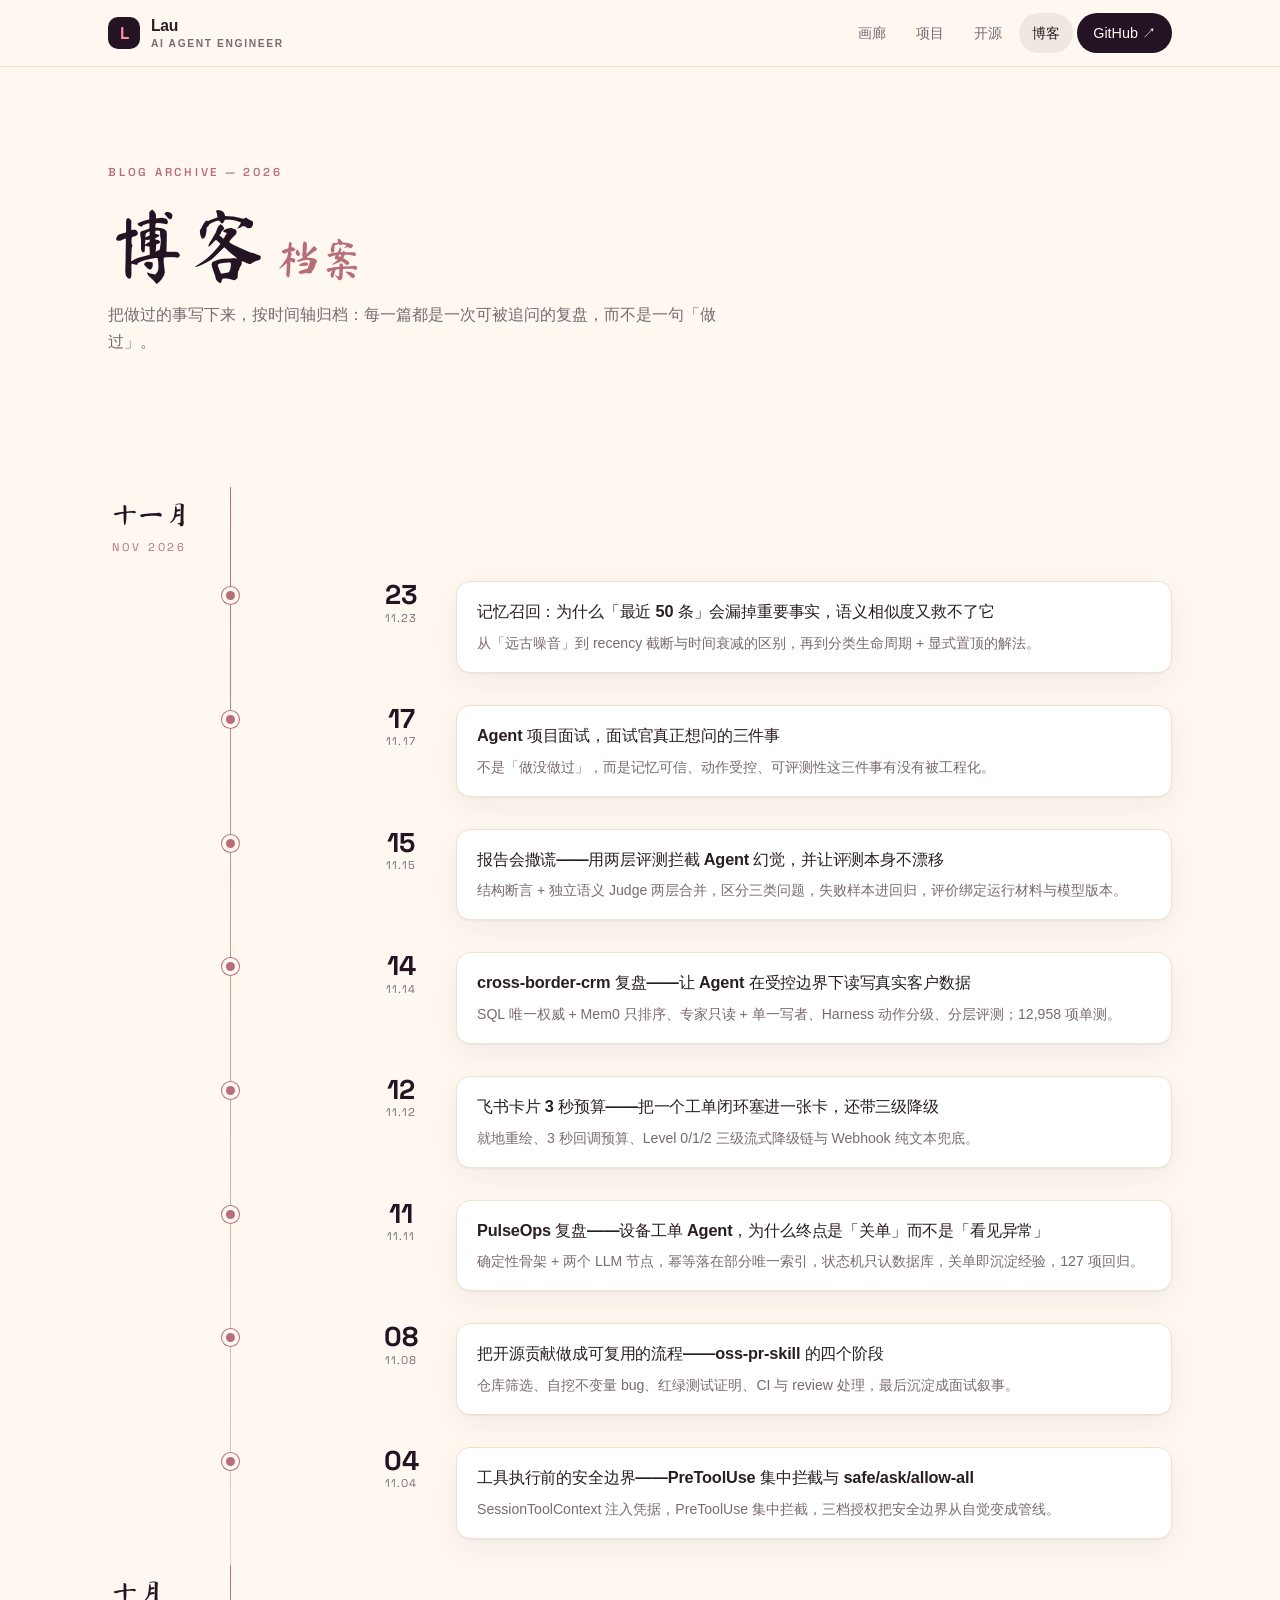
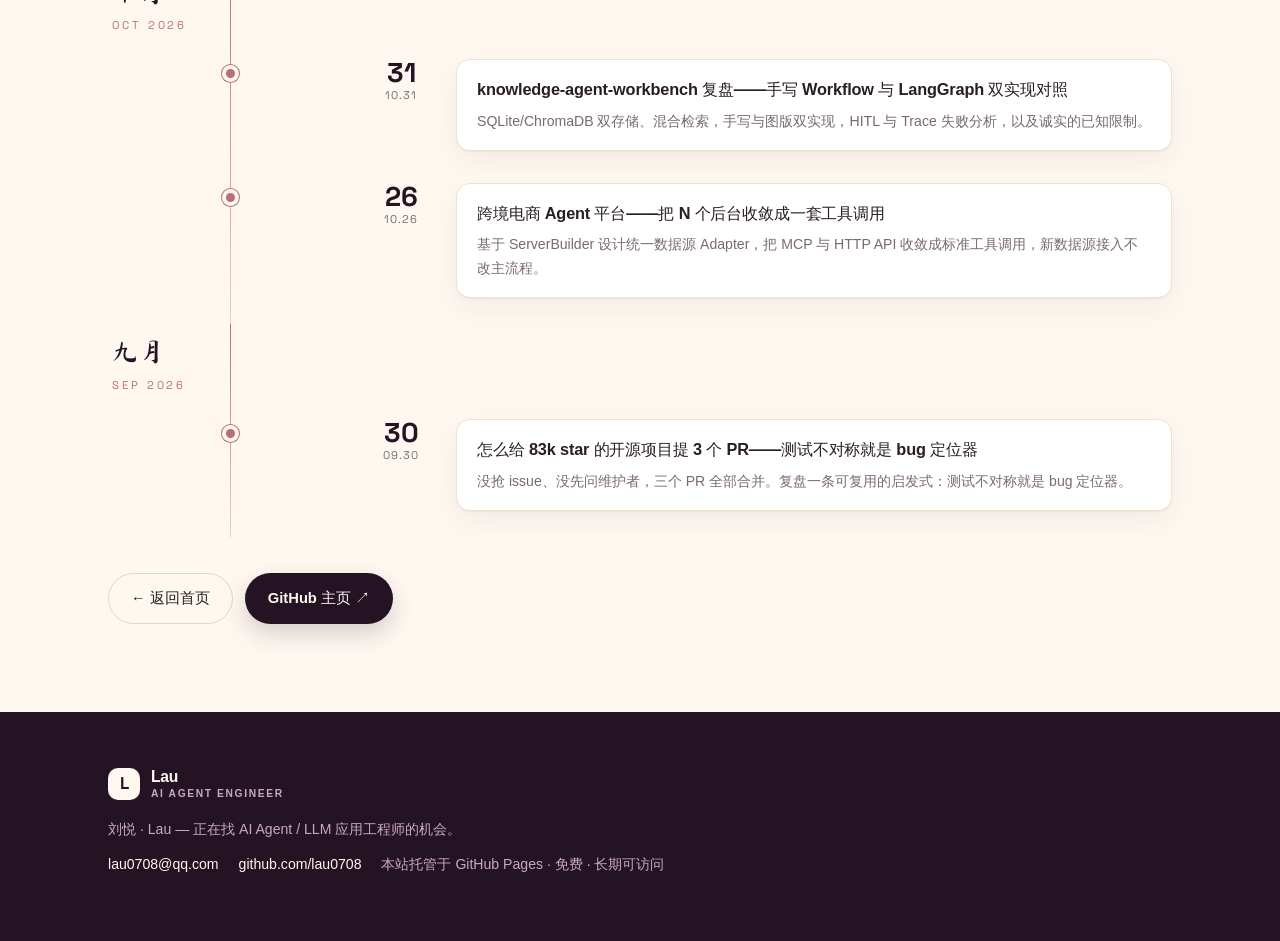
<file: blog.html>
<!doctype html>
<html lang="zh-CN">
<head>
  <meta charset="utf-8" />
  <meta name="viewport" content="width=device-width, initial-scale=1" />
  <title>博客档案 · 刘悦 Lau</title>
  <meta name="description" content="刘悦（Lau）的深度博客档案——按时间轴归档的 Agent / LLM 项目复盘与技术思考。" />
  <link rel="icon" type="image/svg+xml" href="data:image/svg+xml,%3Csvg xmlns='http://www.w3.org/2000/svg' viewBox='0 0 64 64'%3E%3Crect width='64' height='64' rx='14' fill='%23241322'/%3E%3Ctext x='32' y='42' font-size='30' font-family='Georgia,serif' fill='%23ff8fab' text-anchor='middle'%3EL%3C/text%3E%3C/svg%3E" />
  <link rel="preconnect" href="https://fonts.googleapis.com" />
  <link rel="preconnect" href="https://fonts.gstatic.com" crossorigin />
  <link href="https://fonts.googleapis.com/css2?family=Ma+Shan+Zheng&family=ZCOOL+XiaoWei&family=Space+Grotesk:wght@400;500;600;700&display=swap" rel="stylesheet" />
  <link rel="stylesheet" href="./style.css" />
</head>
<body>
  <header class="site-header">
    <div class="wrap header-inner">
      <a class="brand" href="./">
        <span class="brand-mark">L</span>
        <span class="brand-text">Lau<small>AI AGENT ENGINEER</small></span>
      </a>
      <nav class="nav">
        <a href="./#gallery">画廊</a>
        <a href="./#projects">项目</a>
        <a href="./#opensource">开源</a>
        <a href="./blog.html" class="active">博客</a>
        <a class="nav-cta" href="https://github.com/lau0708" target="_blank" rel="noopener">GitHub ↗</a>
      </nav>
    </div>
  </header>

  <main>
    <section class="archive-hero">
      <div class="wrap">
        <p class="kicker">BLOG ARCHIVE — 2026</p>
        <h1 class="archive-title">博客<span class="archive-title-en">档案</span></h1>
        <p class="archive-sub">把做过的事写下来，按时间轴归档：每一篇都是一次可被追问的复盘，而不是一句「做过」。</p>
      </div>
    </section>

    <section class="section">
      <div class="wrap">
        <div class="timeline">

          <div class="tl-group">
            <div class="tl-month"><span class="tl-month-cn">十一月</span><span class="tl-month-en">NOV 2026</span></div>

            <div class="tl-item">
              <div class="tl-date"><b>23</b><span>11.23</span></div>
              <div class="tl-body">
                <h3><a href="./posts/crm-memory-recall.html">记忆召回：为什么「最近 50 条」会漏掉重要事实，语义相似度又救不了它</a></h3>
                <p>从「远古噪音」到 recency 截断与时间衰减的区别，再到分类生命周期 + 显式置顶的解法。</p>
              </div>
            </div>

            <div class="tl-item">
              <div class="tl-date"><b>17</b><span>11.17</span></div>
              <div class="tl-body">
                <h3><a href="./posts/agent-interview-three-questions.html">Agent 项目面试，面试官真正想问的三件事</a></h3>
                <p>不是「做没做过」，而是记忆可信、动作受控、可评测性这三件事有没有被工程化。</p>
              </div>
            </div>

            <div class="tl-item">
              <div class="tl-date"><b>15</b><span>11.15</span></div>
              <div class="tl-body">
                <h3><a href="./posts/cross-border-crm-eval.html">报告会撒谎——用两层评测拦截 Agent 幻觉，并让评测本身不漂移</a></h3>
                <p>结构断言 + 独立语义 Judge 两层合并，区分三类问题，失败样本进回归，评价绑定运行材料与模型版本。</p>
              </div>
            </div>

            <div class="tl-item">
              <div class="tl-date"><b>14</b><span>11.14</span></div>
              <div class="tl-body">
                <h3><a href="./posts/cross-border-crm-memory.html">cross-border-crm 复盘——让 Agent 在受控边界下读写真实客户数据</a></h3>
                <p>SQL 唯一权威 + Mem0 只排序、专家只读 + 单一写者、Harness 动作分级、分层评测；12,958 项单测。</p>
              </div>
            </div>

            <div class="tl-item">
              <div class="tl-date"><b>12</b><span>11.12</span></div>
              <div class="tl-body">
                <h3><a href="./posts/pulseops-feishu-card.html">飞书卡片 3 秒预算——把一个工单闭环塞进一张卡，还带三级降级</a></h3>
                <p>就地重绘、3 秒回调预算、Level 0/1/2 三级流式降级链与 Webhook 纯文本兜底。</p>
              </div>
            </div>

            <div class="tl-item">
              <div class="tl-date"><b>11</b><span>11.11</span></div>
              <div class="tl-body">
                <h3><a href="./posts/pulseops-close-loop.html">PulseOps 复盘——设备工单 Agent，为什么终点是「关单」而不是「看见异常」</a></h3>
                <p>确定性骨架 + 两个 LLM 节点，幂等落在部分唯一索引，状态机只认数据库，关单即沉淀经验，127 项回归。</p>
              </div>
            </div>

            <div class="tl-item">
              <div class="tl-date"><b>08</b><span>11.08</span></div>
              <div class="tl-body">
                <h3><a href="./posts/oss-pr-skill-flow.html">把开源贡献做成可复用的流程——oss-pr-skill 的四个阶段</a></h3>
                <p>仓库筛选、自挖不变量 bug、红绿测试证明、CI 与 review 处理，最后沉淀成面试叙事。</p>
              </div>
            </div>

            <div class="tl-item">
              <div class="tl-date"><b>04</b><span>11.04</span></div>
              <div class="tl-body">
                <h3><a href="./posts/craft-agents-permission.html">工具执行前的安全边界——PreToolUse 集中拦截与 safe/ask/allow-all</a></h3>
                <p>SessionToolContext 注入凭据，PreToolUse 集中拦截，三档授权把安全边界从自觉变成管线。</p>
              </div>
            </div>
          </div>

          <div class="tl-group">
            <div class="tl-month"><span class="tl-month-cn">十月</span><span class="tl-month-en">OCT 2026</span></div>

            <div class="tl-item">
              <div class="tl-date"><b>31</b><span>10.31</span></div>
              <div class="tl-body">
                <h3><a href="./posts/knowledge-agent-workbench-rag.html">knowledge-agent-workbench 复盘——手写 Workflow 与 LangGraph 双实现对照</a></h3>
                <p>SQLite/ChromaDB 双存储、混合检索，手写与图版双实现，HITL 与 Trace 失败分析，以及诚实的已知限制。</p>
              </div>
            </div>

            <div class="tl-item">
              <div class="tl-date"><b>26</b><span>10.26</span></div>
              <div class="tl-body">
                <h3><a href="./posts/craft-agents-adapter.html">跨境电商 Agent 平台——把 N 个后台收敛成一套工具调用</a></h3>
                <p>基于 ServerBuilder 设计统一数据源 Adapter，把 MCP 与 HTTP API 收敛成标准工具调用，新数据源接入不改主流程。</p>
              </div>
            </div>
          </div>

          <div class="tl-group">
            <div class="tl-month"><span class="tl-month-cn">九月</span><span class="tl-month-en">SEP 2026</span></div>

            <div class="tl-item">
              <div class="tl-date"><b>30</b><span>09.30</span></div>
              <div class="tl-body">
                <h3><a href="./posts/deer-flow-3-prs.html">怎么给 83k star 的开源项目提 3 个 PR——测试不对称就是 bug 定位器</a></h3>
                <p>没抢 issue、没先问维护者，三个 PR 全部合并。复盘一条可复用的启发式：测试不对称就是 bug 定位器。</p>
              </div>
            </div>
          </div>

        </div>

        <div class="archive-cta">
          <a class="btn btn-ghost" href="./">← 返回首页</a>
          <a class="btn btn-solid" href="https://github.com/lau0708" target="_blank" rel="noopener">GitHub 主页 ↗</a>
        </div>
      </div>
    </section>
  </main>

  <footer class="site-footer">
    <div class="wrap">
      <a class="brand brand-dark" href="./">
        <span class="brand-mark">L</span>
        <span class="brand-text">Lau<small>AI AGENT ENGINEER</small></span>
      </a>
      <p>刘悦 · Lau — 正在找 AI Agent / LLM 应用工程师的机会。</p>
      <div class="row">
        <a href="mailto:lau0708@qq.com">lau0708@qq.com</a>
        <a href="https://github.com/lau0708" target="_blank" rel="noopener">github.com/lau0708</a>
        <span>本站托管于 GitHub Pages · 免费 · 长期可访问</span>
      </div>
    </div>
  </footer>

  <script src="./script.js"></script>
</body>
</html>
</file>
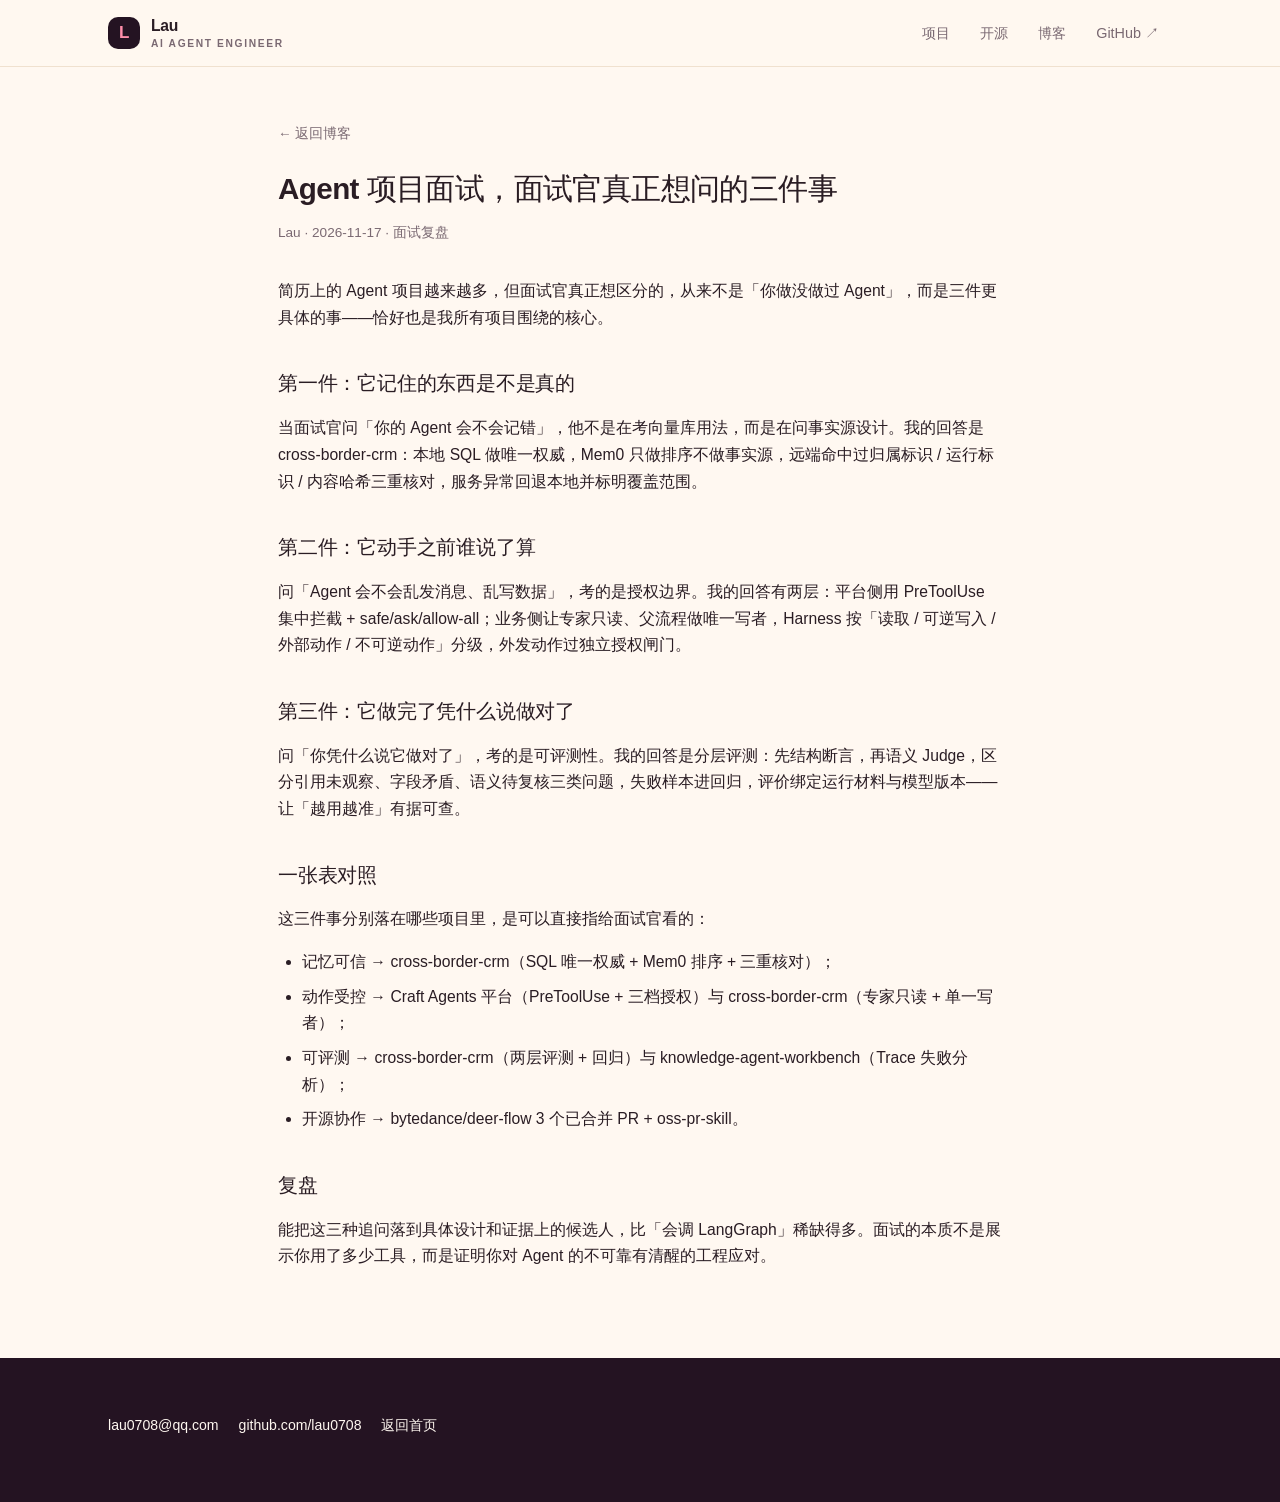
<file: posts/agent-interview-three-questions.html>
<!doctype html>
<html lang="zh-CN">
<head>
  <meta charset="utf-8" />
  <meta name="viewport" content="width=device-width, initial-scale=1" />
  <title>Agent 项目面试，面试官真正想问的三件事 · Lau</title>
  <meta name="description" content="简历上的 Agent 项目很多，面试官真正想区分的不是做没做过，而是记忆可信、动作受控、可评测性这三件事是否被工程化。" />
  <link rel="icon" type="image/svg+xml" href="data:image/svg+xml,%3Csvg xmlns='http://www.w3.org/2000/svg' viewBox='0 0 216 216'%3E%3Crect width='216' height='216' rx='46' fill='%23171513'/%3E%3Cpath fill='%23d79376' d='M78 68v-8c0-14 10-24 24-24h6v30h10c22 0 38-14 38-34s-16-34-38-34h-18v40h-26v-8c0-14-10-24-24-24h-6v30h-10C12 36 6 50 6 70s6 34 34 34h18V64h26v8c0 14 10 24 24 24h6V66h10c22 0 38 14 38 34s-16 34-38 34h-18v-40h-26v8c0 14-10 24-24 24h-6v-30h-10c-22 0-38-14-38-34s16-34 38-34h18v40h26z'/%3E%3C/svg%3E" />
  <link rel="stylesheet" href="../style.css" />
</head>
<body>
  <header class="site-header">
    <div class="wrap header-inner">
      <a class="brand" href="../">
        <span class="brand-mark">L</span>
        <span class="brand-text">Lau<small>AI AGENT ENGINEER</small></span>
      </a>
      <nav class="nav">
        <a href="../#projects">项目</a>
        <a href="../#opensource">开源</a>
        <a href="../#blog">博客</a>
        <a href="https://github.com/lau0708" target="_blank" rel="noopener">GitHub ↗</a>
      </nav>
    </div>
  </header>

  <main class="post">
    <a class="back" href="../#blog">← 返回博客</a>
    <header>
      <h1>Agent 项目面试，面试官真正想问的三件事</h1>
      <p class="post-meta">Lau · 2026-11-17 · 面试复盘</p>
    </header>
    <article>
      <p>简历上的 Agent 项目越来越多，但面试官真正想区分的，从来不是「你做没做过 Agent」，而是三件更具体的事——<strong>恰好也是我所有项目围绕的核心</strong>。</p>

      <h2>第一件：它记住的东西是不是真的</h2>
      <p>当面试官问「你的 Agent 会不会记错」，他不是在考向量库用法，而是在问<strong>事实源设计</strong>。我的回答是 cross-border-crm：本地 SQL 做唯一权威，Mem0 只做排序不做事实源，远端命中过归属标识 / 运行标识 / 内容哈希三重核对，服务异常回退本地并标明覆盖范围。</p>

      <h2>第二件：它动手之前谁说了算</h2>
      <p>问「Agent 会不会乱发消息、乱写数据」，考的是<strong>授权边界</strong>。我的回答有两层：平台侧用 PreToolUse 集中拦截 + safe/ask/allow-all；业务侧让专家只读、父流程做唯一写者，Harness 按「读取 / 可逆写入 / 外部动作 / 不可逆动作」分级，外发动作过独立授权闸门。</p>

      <h2>第三件：它做完了凭什么说做对了</h2>
      <p>问「你凭什么说它做对了」，考的是<strong>可评测性</strong>。我的回答是分层评测：先结构断言，再语义 Judge，区分引用未观察、字段矛盾、语义待复核三类问题，失败样本进回归，评价绑定运行材料与模型版本——让「越用越准」有据可查。</p>

      <h2>一张表对照</h2>
      <p>这三件事分别落在哪些项目里，是可以直接指给面试官看的：</p>
      <ul>
        <li><strong>记忆可信</strong> → cross-border-crm（SQL 唯一权威 + Mem0 排序 + 三重核对）；</li>
        <li><strong>动作受控</strong> → Craft Agents 平台（PreToolUse + 三档授权）与 cross-border-crm（专家只读 + 单一写者）；</li>
        <li><strong>可评测</strong> → cross-border-crm（两层评测 + 回归）与 knowledge-agent-workbench（Trace 失败分析）；</li>
        <li><strong>开源协作</strong> → bytedance/deer-flow 3 个已合并 PR + oss-pr-skill。</li>
      </ul>

      <h2>复盘</h2>
      <p>能把这三种追问落到具体设计和证据上的候选人，比「会调 LangGraph」稀缺得多。面试的本质不是展示你用了多少工具，而是证明你对 Agent 的不可靠有清醒的工程应对。</p>    </article>
  </main>

  <footer class="site-footer">
    <div class="wrap">
      <div class="row">
        <a href="mailto:lau0708@qq.com">lau0708@qq.com</a>
        <a href="https://github.com/lau0708" target="_blank" rel="noopener">github.com/lau0708</a>
        <a href="../">返回首页</a>
      </div>
    </div>
  </footer>
  <script src="../script.js"></script>
</body>
</html>
</file>
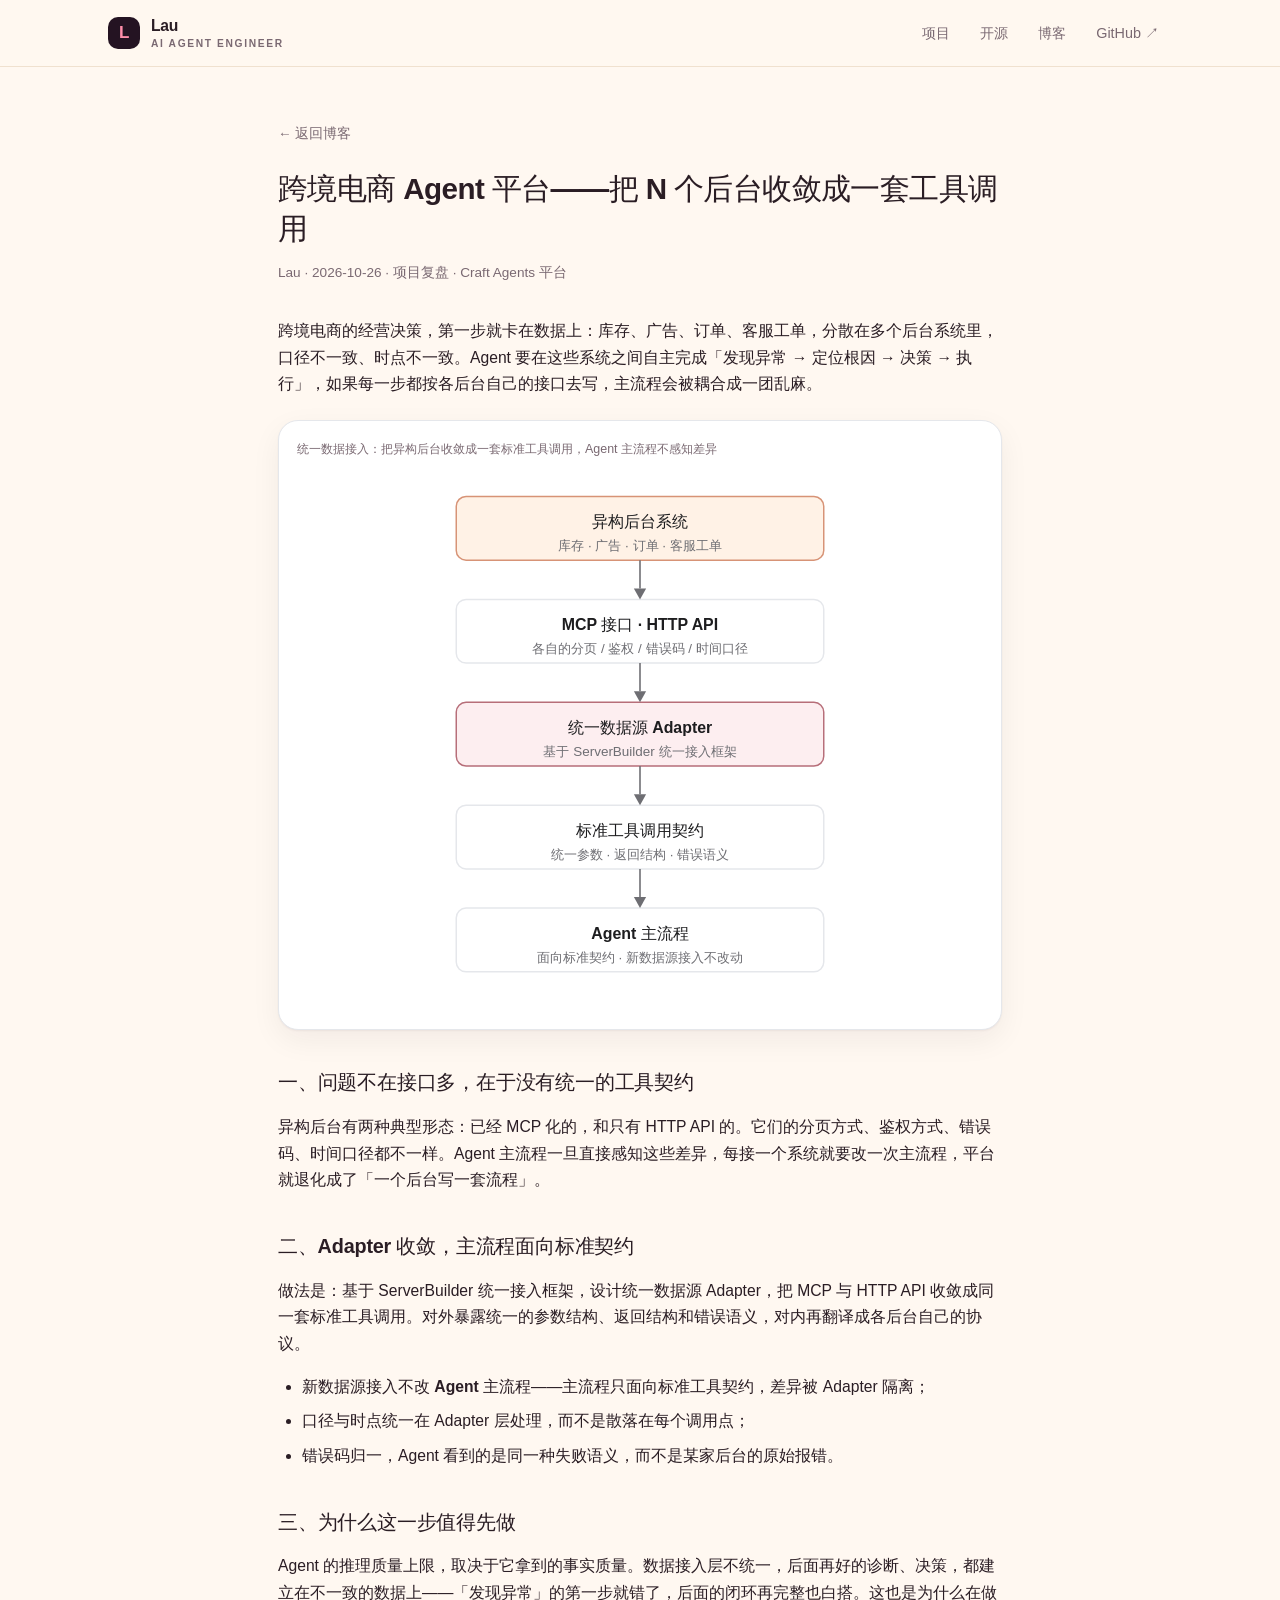
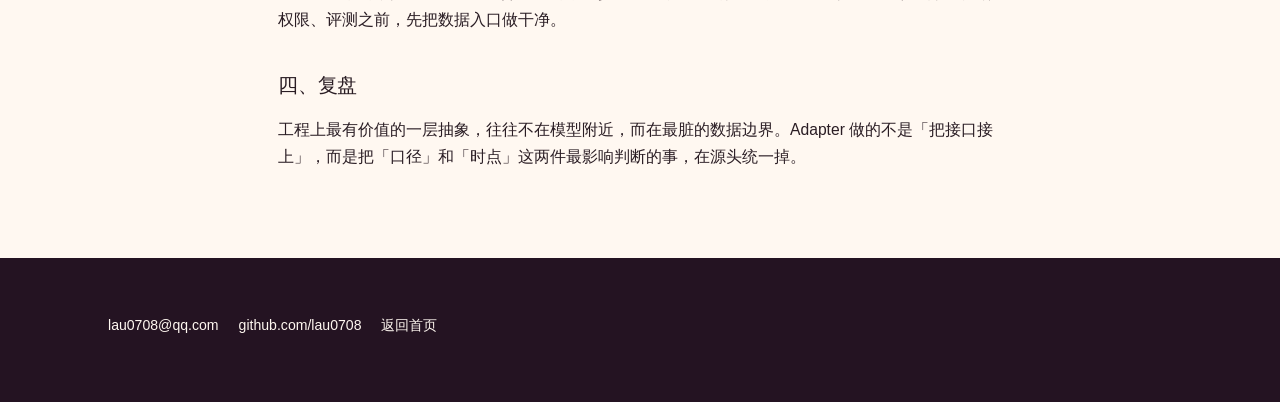
<file: posts/craft-agents-adapter.html>
<!doctype html>
<html lang="zh-CN">
<head>
  <meta charset="utf-8" />
  <meta name="viewport" content="width=device-width, initial-scale=1" />
  <title>跨境电商 Agent 平台——把 N 个后台收敛成一套工具调用 · Lau</title>
  <meta name="description" content="经营数据分散在库存/广告/订单/客服工单等多个系统，口径与时点不一致。基于 ServerBuilder 统一接入框架设计 Adapter，把异构接口收敛成标准工具调用。" />
  <link rel="icon" type="image/svg+xml" href="data:image/svg+xml,%3Csvg xmlns='http://www.w3.org/2000/svg' viewBox='0 0 216 216'%3E%3Crect width='216' height='216' rx='46' fill='%23171513'/%3E%3Cpath fill='%23d79376' d='M78 68v-8c0-14 10-24 24-24h6v30h10c22 0 38-14 38-34s-16-34-38-34h-18v40h-26v-8c0-14-10-24-24-24h-6v30h-10C12 36 6 50 6 70s6 34 34 34h18V64h26v8c0 14 10 24 24 24h6V66h10c22 0 38 14 38 34s-16 34-38 34h-18v-40h-26v8c0 14-10 24-24 24h-6v-30h-10c-22 0-38-14-38-34s16-34 38-34h18v40h26z'/%3E%3C/svg%3E" />
  <link rel="stylesheet" href="../style.css" />
</head>
<body>
  <header class="site-header">
    <div class="wrap header-inner">
      <a class="brand" href="../">
        <span class="brand-mark">L</span>
        <span class="brand-text">Lau<small>AI AGENT ENGINEER</small></span>
      </a>
      <nav class="nav">
        <a href="../#projects">项目</a>
        <a href="../#opensource">开源</a>
        <a href="../#blog">博客</a>
        <a href="https://github.com/lau0708" target="_blank" rel="noopener">GitHub ↗</a>
      </nav>
    </div>
  </header>

  <main class="post">
    <a class="back" href="../#blog">← 返回博客</a>
    <header>
      <h1>跨境电商 Agent 平台——把 N 个后台收敛成一套工具调用</h1>
      <p class="post-meta">Lau · 2026-10-26 · 项目复盘 · Craft Agents 平台</p>
    </header>
    <article>
      <p>跨境电商的经营决策，第一步就卡在数据上：库存、广告、订单、客服工单，分散在多个后台系统里，<strong>口径不一致、时点不一致</strong>。Agent 要在这些系统之间自主完成「发现异常 → 定位根因 → 决策 → 执行」，如果每一步都按各后台自己的接口去写，主流程会被耦合成一团乱麻。</p>

      <div class="dwrap"><div class="cap">统一数据接入：把异构后台收敛成一套标准工具调用，Agent 主流程不感知差异</div><svg viewBox="0 0 560 440" role="img" aria-label="数据接入流程"><rect x="130" y="20" width="300" height="52" rx="8" class="dnode-clay"/><text x="280" y="45" text-anchor="middle" class="dtitle">异构后台系统</text><text x="280" y="64" text-anchor="middle" class="dsub">库存 · 广告 · 订单 · 客服工单</text><rect x="130" y="104" width="300" height="52" rx="8" class="dnode"/><text x="280" y="129" text-anchor="middle" class="dtitle">MCP 接口 · HTTP API</text><text x="280" y="148" text-anchor="middle" class="dsub">各自的分页 / 鉴权 / 错误码 / 时间口径</text><rect x="130" y="188" width="300" height="52" rx="8" class="dnode-fill"/><text x="280" y="213" text-anchor="middle" class="dtitle">统一数据源 Adapter</text><text x="280" y="232" text-anchor="middle" class="dsub">基于 ServerBuilder 统一接入框架</text><rect x="130" y="272" width="300" height="52" rx="8" class="dnode"/><text x="280" y="297" text-anchor="middle" class="dtitle">标准工具调用契约</text><text x="280" y="316" text-anchor="middle" class="dsub">统一参数 · 返回结构 · 错误语义</text><rect x="130" y="356" width="300" height="52" rx="8" class="dnode"/><text x="280" y="381" text-anchor="middle" class="dtitle">Agent 主流程</text><text x="280" y="400" text-anchor="middle" class="dsub">面向标准契约 · 新数据源接入不改动</text><line x1="280" y1="72" x2="280" y2="95" class="dline"/><polygon points="275,95 285,95 280,104" class="arrow"/><line x1="280" y1="156" x2="280" y2="179" class="dline"/><polygon points="275,179 285,179 280,188" class="arrow"/><line x1="280" y1="240" x2="280" y2="263" class="dline"/><polygon points="275,263 285,263 280,272" class="arrow"/><line x1="280" y1="324" x2="280" y2="347" class="dline"/><polygon points="275,347 285,347 280,356" class="arrow"/></svg></div>

<h2>一、问题不在接口多，在于没有统一的工具契约</h2>
      <p>异构后台有两种典型形态：已经 MCP 化的，和只有 HTTP API 的。它们的分页方式、鉴权方式、错误码、时间口径都不一样。Agent 主流程一旦直接感知这些差异，每接一个系统就要改一次主流程，平台就退化成了「一个后台写一套流程」。</p>

      <h2>二、Adapter 收敛，主流程面向标准契约</h2>
      <p>做法是：基于 ServerBuilder 统一接入框架，设计统一数据源 Adapter，把 MCP 与 HTTP API 收敛成<strong>同一套标准工具调用</strong>。对外暴露统一的参数结构、返回结构和错误语义，对内再翻译成各后台自己的协议。</p>
      <ul>
        <li><strong>新数据源接入不改 Agent 主流程</strong>——主流程只面向标准工具契约，差异被 Adapter 隔离；</li>
        <li>口径与时点统一在 Adapter 层处理，而不是散落在每个调用点；</li>
        <li>错误码归一，Agent 看到的是同一种失败语义，而不是某家后台的原始报错。</li>
      </ul>

      <h2>三、为什么这一步值得先做</h2>
      <p>Agent 的推理质量上限，取决于它拿到的事实质量。数据接入层不统一，后面再好的诊断、决策，都建立在不一致的数据上——「发现异常」的第一步就错了，后面的闭环再完整也白搭。这也是为什么在做权限、评测之前，先把数据入口做干净。</p>

      <h2>四、复盘</h2>
      <p>工程上最有价值的一层抽象，往往不在模型附近，而在<strong>最脏的数据边界</strong>。Adapter 做的不是「把接口接上」，而是把「口径」和「时点」这两件最影响判断的事，在源头统一掉。</p>    </article>
  </main>

  <footer class="site-footer">
    <div class="wrap">
      <div class="row">
        <a href="mailto:lau0708@qq.com">lau0708@qq.com</a>
        <a href="https://github.com/lau0708" target="_blank" rel="noopener">github.com/lau0708</a>
        <a href="../">返回首页</a>
      </div>
    </div>
  </footer>
  <script src="../script.js"></script>
</body>
</html>
</file>
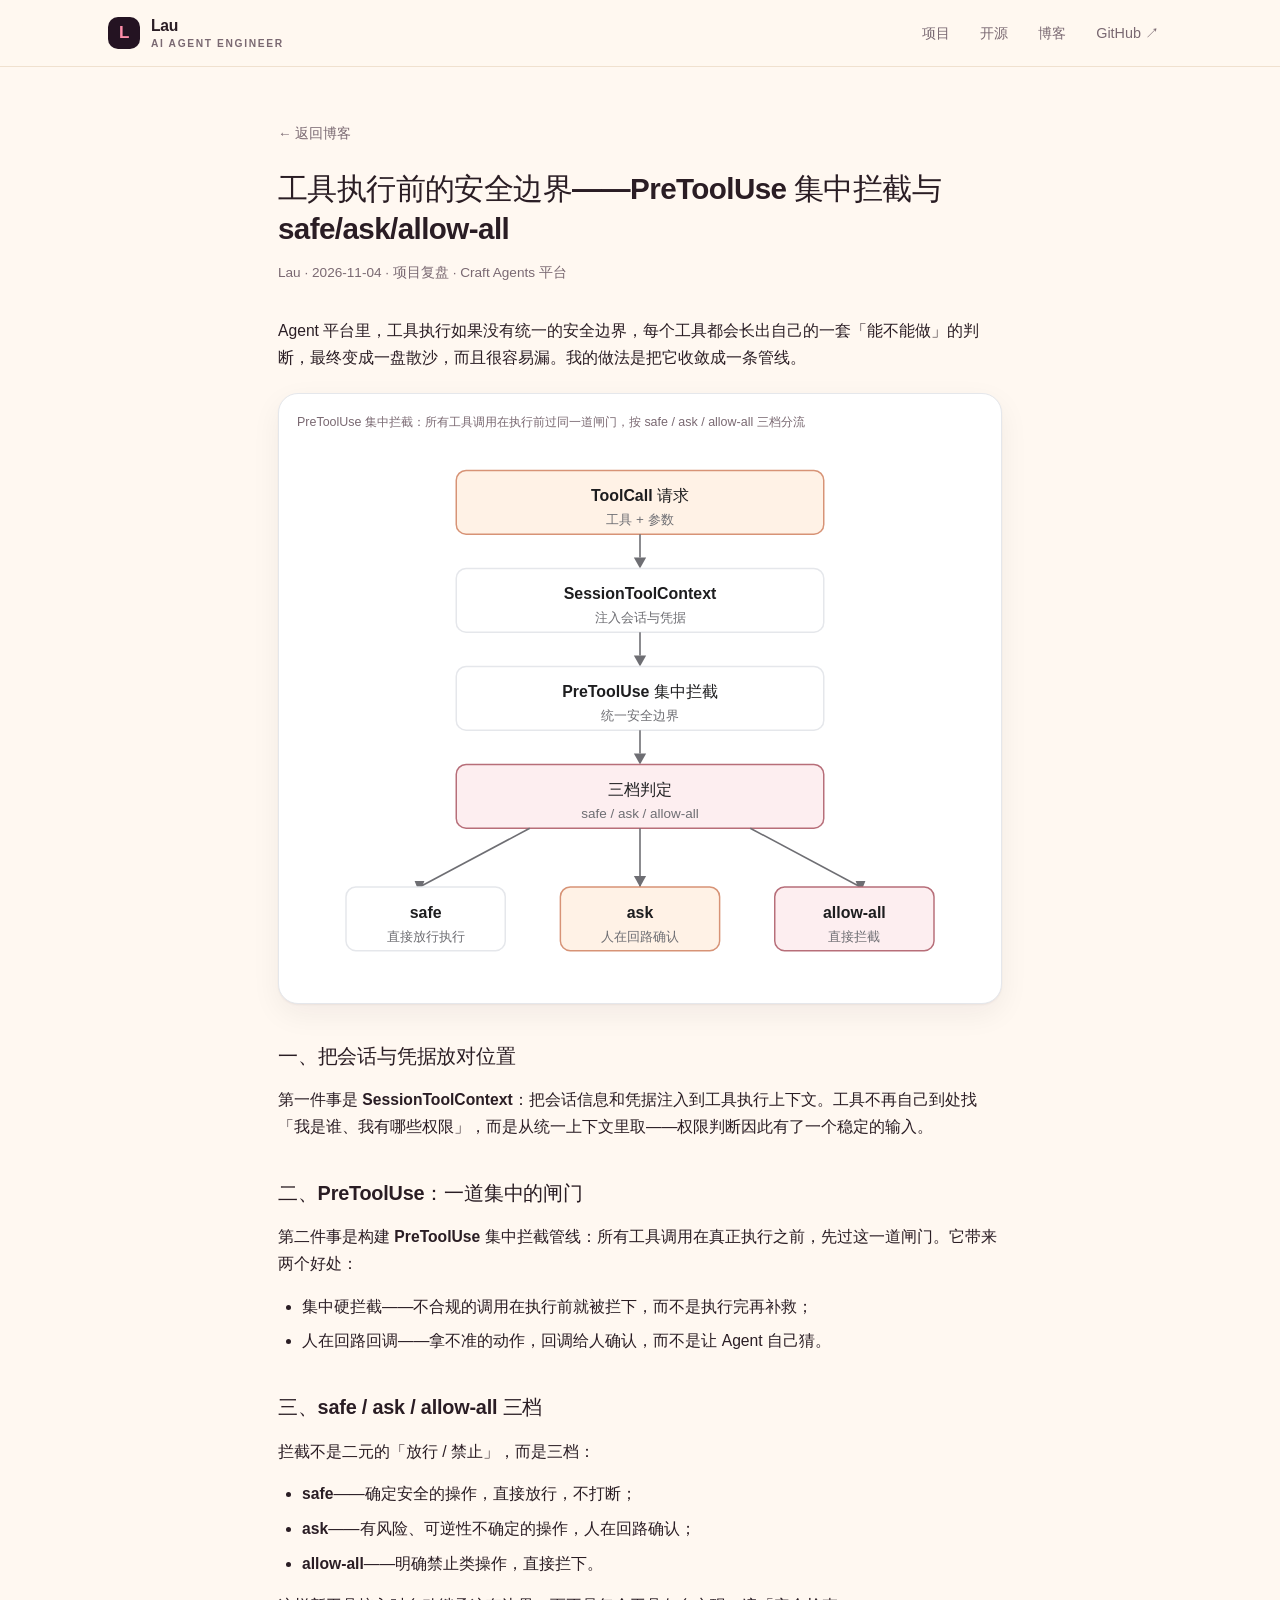
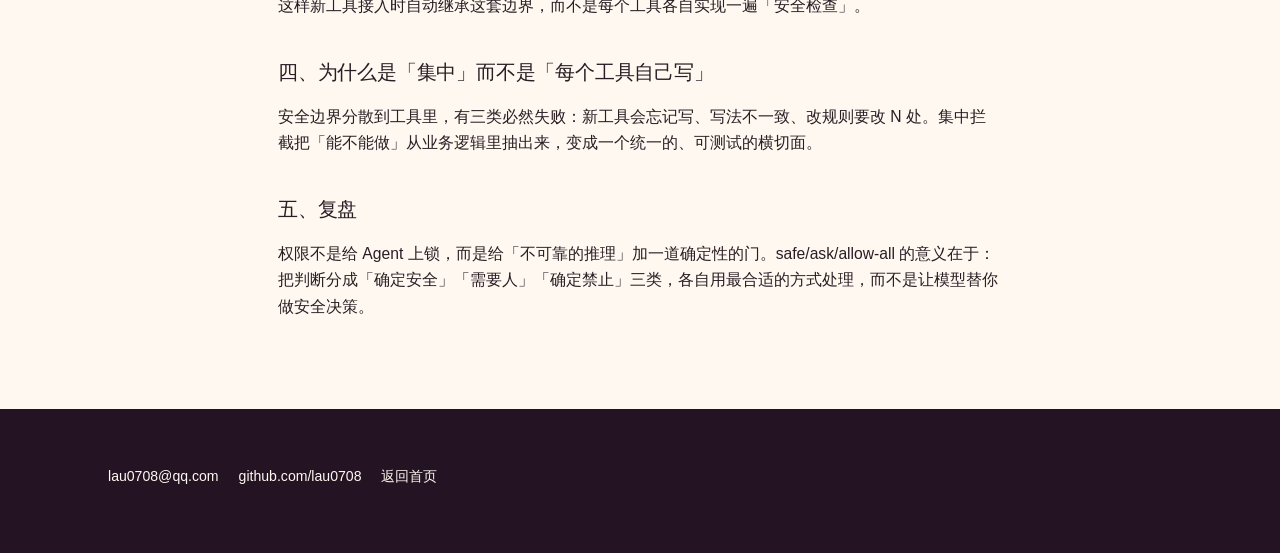
<file: posts/craft-agents-permission.html>
<!doctype html>
<html lang="zh-CN">
<head>
  <meta charset="utf-8" />
  <meta name="viewport" content="width=device-width, initial-scale=1" />
  <title>工具执行前的安全边界——PreToolUse 集中拦截与 safe/ask/allow-all · Lau</title>
  <meta name="description" content="SessionToolContext 注入会话与凭据，PreToolUse 集中拦截管线，safe/ask/allow-all 三档模式，把安全边界从自觉变成管线。" />
  <link rel="icon" type="image/svg+xml" href="data:image/svg+xml,%3Csvg xmlns='http://www.w3.org/2000/svg' viewBox='0 0 216 216'%3E%3Crect width='216' height='216' rx='46' fill='%23171513'/%3E%3Cpath fill='%23d79376' d='M78 68v-8c0-14 10-24 24-24h6v30h10c22 0 38-14 38-34s-16-34-38-34h-18v40h-26v-8c0-14-10-24-24-24h-6v30h-10C12 36 6 50 6 70s6 34 34 34h18V64h26v8c0 14 10 24 24 24h6V66h10c22 0 38 14 38 34s-16 34-38 34h-18v-40h-26v8c0 14-10 24-24 24h-6v-30h-10c-22 0-38-14-38-34s16-34 38-34h18v40h26z'/%3E%3C/svg%3E" />
  <link rel="stylesheet" href="../style.css" />
</head>
<body>
  <header class="site-header">
    <div class="wrap header-inner">
      <a class="brand" href="../">
        <span class="brand-mark">L</span>
        <span class="brand-text">Lau<small>AI AGENT ENGINEER</small></span>
      </a>
      <nav class="nav">
        <a href="../#projects">项目</a>
        <a href="../#opensource">开源</a>
        <a href="../#blog">博客</a>
        <a href="https://github.com/lau0708" target="_blank" rel="noopener">GitHub ↗</a>
      </nav>
    </div>
  </header>

  <main class="post">
    <a class="back" href="../#blog">← 返回博客</a>
    <header>
      <h1>工具执行前的安全边界——PreToolUse 集中拦截与 safe/ask/allow-all</h1>
      <p class="post-meta">Lau · 2026-11-04 · 项目复盘 · Craft Agents 平台</p>
    </header>
    <article>
      <p>Agent 平台里，工具执行如果没有统一的安全边界，每个工具都会长出自己的一套「能不能做」的判断，最终变成一盘散沙，而且很容易漏。我的做法是把它收敛成一条管线。</p>

      <div class="dwrap"><div class="cap">PreToolUse 集中拦截：所有工具调用在执行前过同一道闸门，按 safe / ask / allow-all 三档分流</div><svg viewBox="0 0 560 440" role="img" aria-label="权限拦截流程"><rect x="130" y="20" width="300" height="52" rx="8" class="dnode-clay"/><text x="280" y="45" text-anchor="middle" class="dtitle">ToolCall 请求</text><text x="280" y="64" text-anchor="middle" class="dsub">工具 + 参数</text><line x1="280" y1="72" x2="280" y2="91" class="dline"/><polygon points="275,91 285,91 280,100" class="arrow"/><rect x="130" y="100" width="300" height="52" rx="8" class="dnode"/><text x="280" y="125" text-anchor="middle" class="dtitle">SessionToolContext</text><text x="280" y="144" text-anchor="middle" class="dsub">注入会话与凭据</text><line x1="280" y1="152" x2="280" y2="171" class="dline"/><polygon points="275,171 285,171 280,180" class="arrow"/><rect x="130" y="180" width="300" height="52" rx="8" class="dnode"/><text x="280" y="205" text-anchor="middle" class="dtitle">PreToolUse 集中拦截</text><text x="280" y="224" text-anchor="middle" class="dsub">统一安全边界</text><line x1="280" y1="232" x2="280" y2="251" class="dline"/><polygon points="275,251 285,251 280,260" class="arrow"/><rect x="130" y="260" width="300" height="52" rx="8" class="dnode-fill"/><text x="280" y="285" text-anchor="middle" class="dtitle">三档判定</text><text x="280" y="304" text-anchor="middle" class="dsub">safe / ask / allow-all</text><line x1="190" y1="312" x2="100" y2="360" class="dline"/><polygon points="104,355 96,355 100,365" class="arrow"/><line x1="280" y1="312" x2="280" y2="360" class="dline"/><polygon points="275,351 285,351 280,360" class="arrow"/><line x1="370" y1="312" x2="460" y2="360" class="dline"/><polygon points="456,355 464,355 460,365" class="arrow"/><rect x="40" y="360" width="130" height="52" rx="8" class="dnode"/><text x="105" y="385" text-anchor="middle" class="dtitle">safe</text><text x="105" y="404" text-anchor="middle" class="dsub">直接放行执行</text><rect x="215" y="360" width="130" height="52" rx="8" class="dnode-clay"/><text x="280" y="385" text-anchor="middle" class="dtitle">ask</text><text x="280" y="404" text-anchor="middle" class="dsub">人在回路确认</text><rect x="390" y="360" width="130" height="52" rx="8" class="dnode-fill"/><text x="455" y="385" text-anchor="middle" class="dtitle">allow-all</text><text x="455" y="404" text-anchor="middle" class="dsub">直接拦截</text></svg></div>

<h2>一、把会话与凭据放对位置</h2>
      <p>第一件事是 <strong>SessionToolContext</strong>：把会话信息和凭据注入到工具执行上下文。工具不再自己到处找「我是谁、我有哪些权限」，而是从统一上下文里取——权限判断因此有了一个稳定的输入。</p>

      <h2>二、PreToolUse：一道集中的闸门</h2>
      <p>第二件事是构建 <strong>PreToolUse 集中拦截管线</strong>：所有工具调用在真正执行之前，先过这一道闸门。它带来两个好处：</p>
      <ul>
        <li><strong>集中硬拦截</strong>——不合规的调用在执行前就被拦下，而不是执行完再补救；</li>
        <li><strong>人在回路回调</strong>——拿不准的动作，回调给人确认，而不是让 Agent 自己猜。</li>
      </ul>

      <h2>三、safe / ask / allow-all 三档</h2>
      <p>拦截不是二元的「放行 / 禁止」，而是三档：</p>
      <ul>
        <li><strong>safe</strong>——确定安全的操作，直接放行，不打断；</li>
        <li><strong>ask</strong>——有风险、可逆性不确定的操作，人在回路确认；</li>
        <li><strong>allow-all</strong>——明确禁止类操作，直接拦下。</li>
      </ul>
      <p>这样新工具接入时自动继承这套边界，而不是每个工具各自实现一遍「安全检查」。</p>

      <h2>四、为什么是「集中」而不是「每个工具自己写」</h2>
      <p>安全边界分散到工具里，有三类必然失败：新工具会忘记写、写法不一致、改规则要改 N 处。集中拦截把「能不能做」从业务逻辑里抽出来，变成一个统一的、可测试的横切面。</p>

      <h2>五、复盘</h2>
      <p>权限不是给 Agent 上锁，而是<strong>给「不可靠的推理」加一道确定性的门</strong>。safe/ask/allow-all 的意义在于：把判断分成「确定安全」「需要人」「确定禁止」三类，各自用最合适的方式处理，而不是让模型替你做安全决策。</p>    </article>
  </main>

  <footer class="site-footer">
    <div class="wrap">
      <div class="row">
        <a href="mailto:lau0708@qq.com">lau0708@qq.com</a>
        <a href="https://github.com/lau0708" target="_blank" rel="noopener">github.com/lau0708</a>
        <a href="../">返回首页</a>
      </div>
    </div>
  </footer>
  <script src="../script.js"></script>
</body>
</html>
</file>
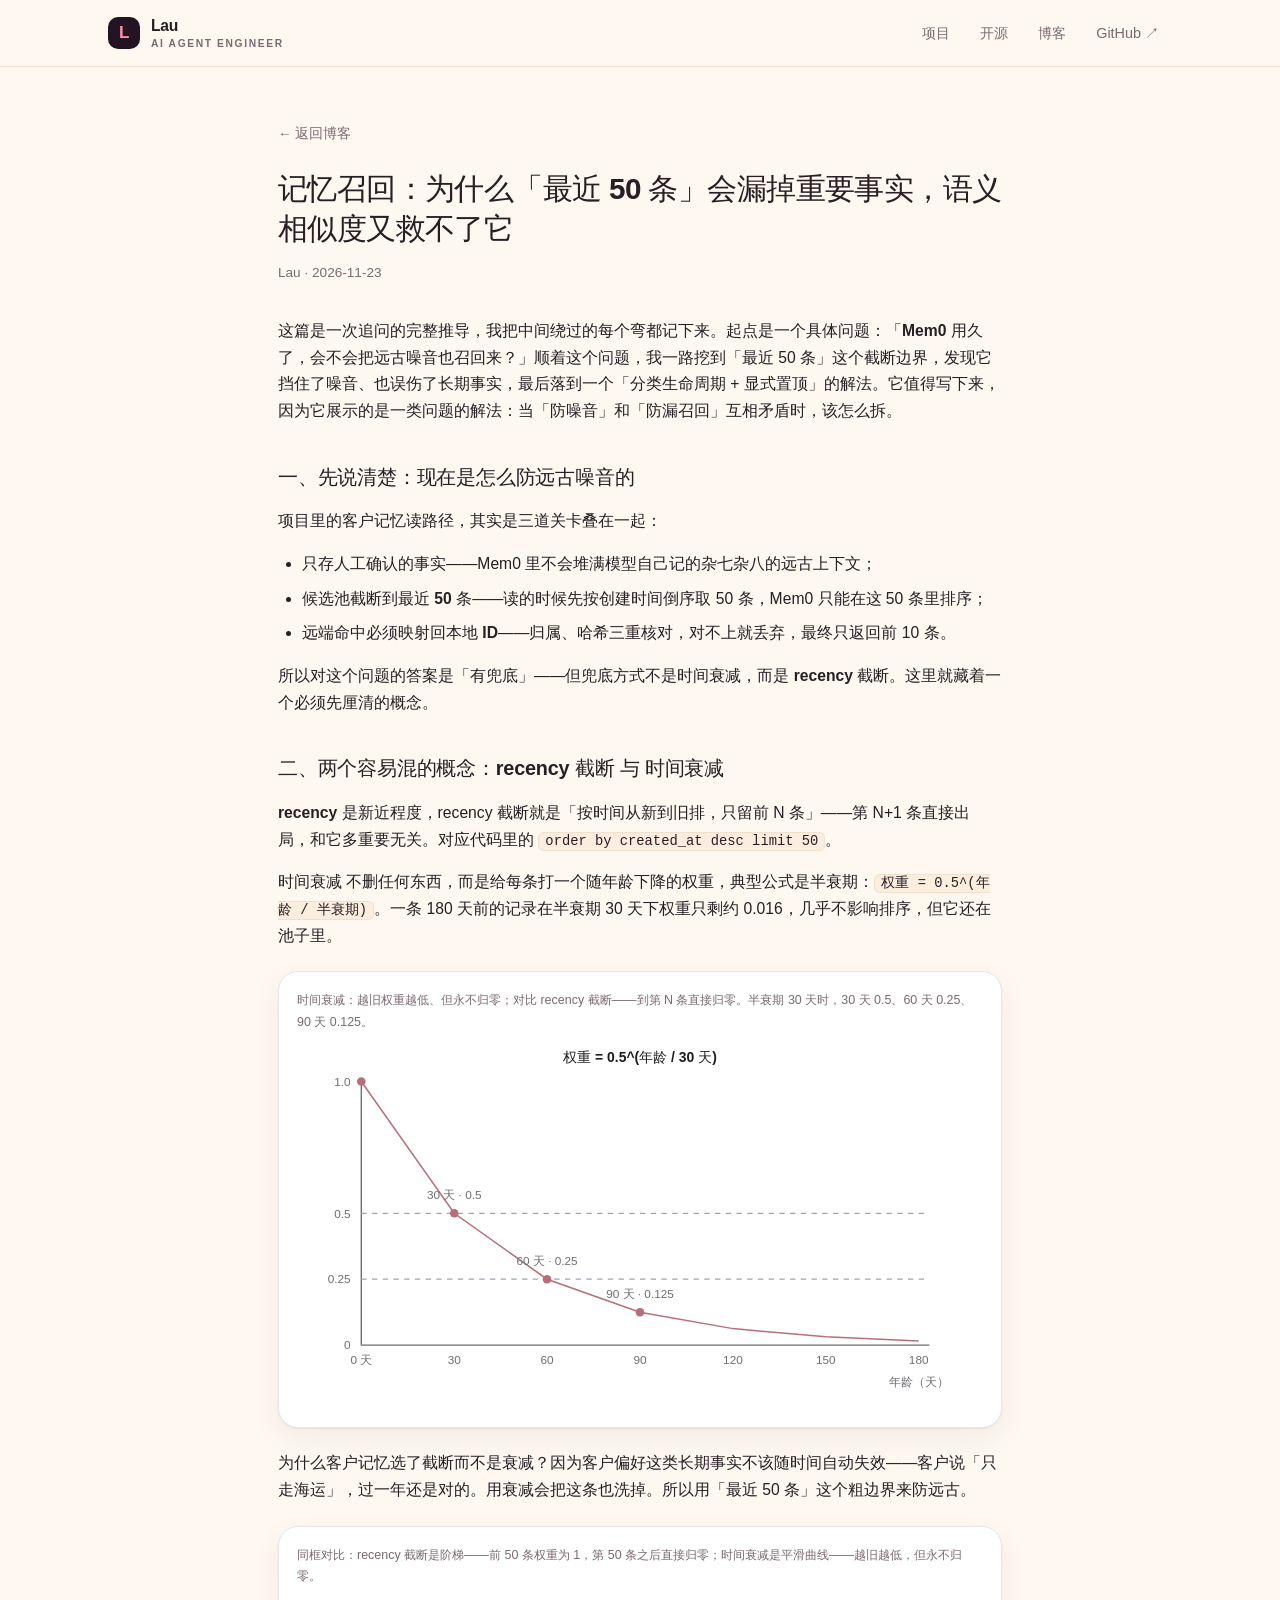
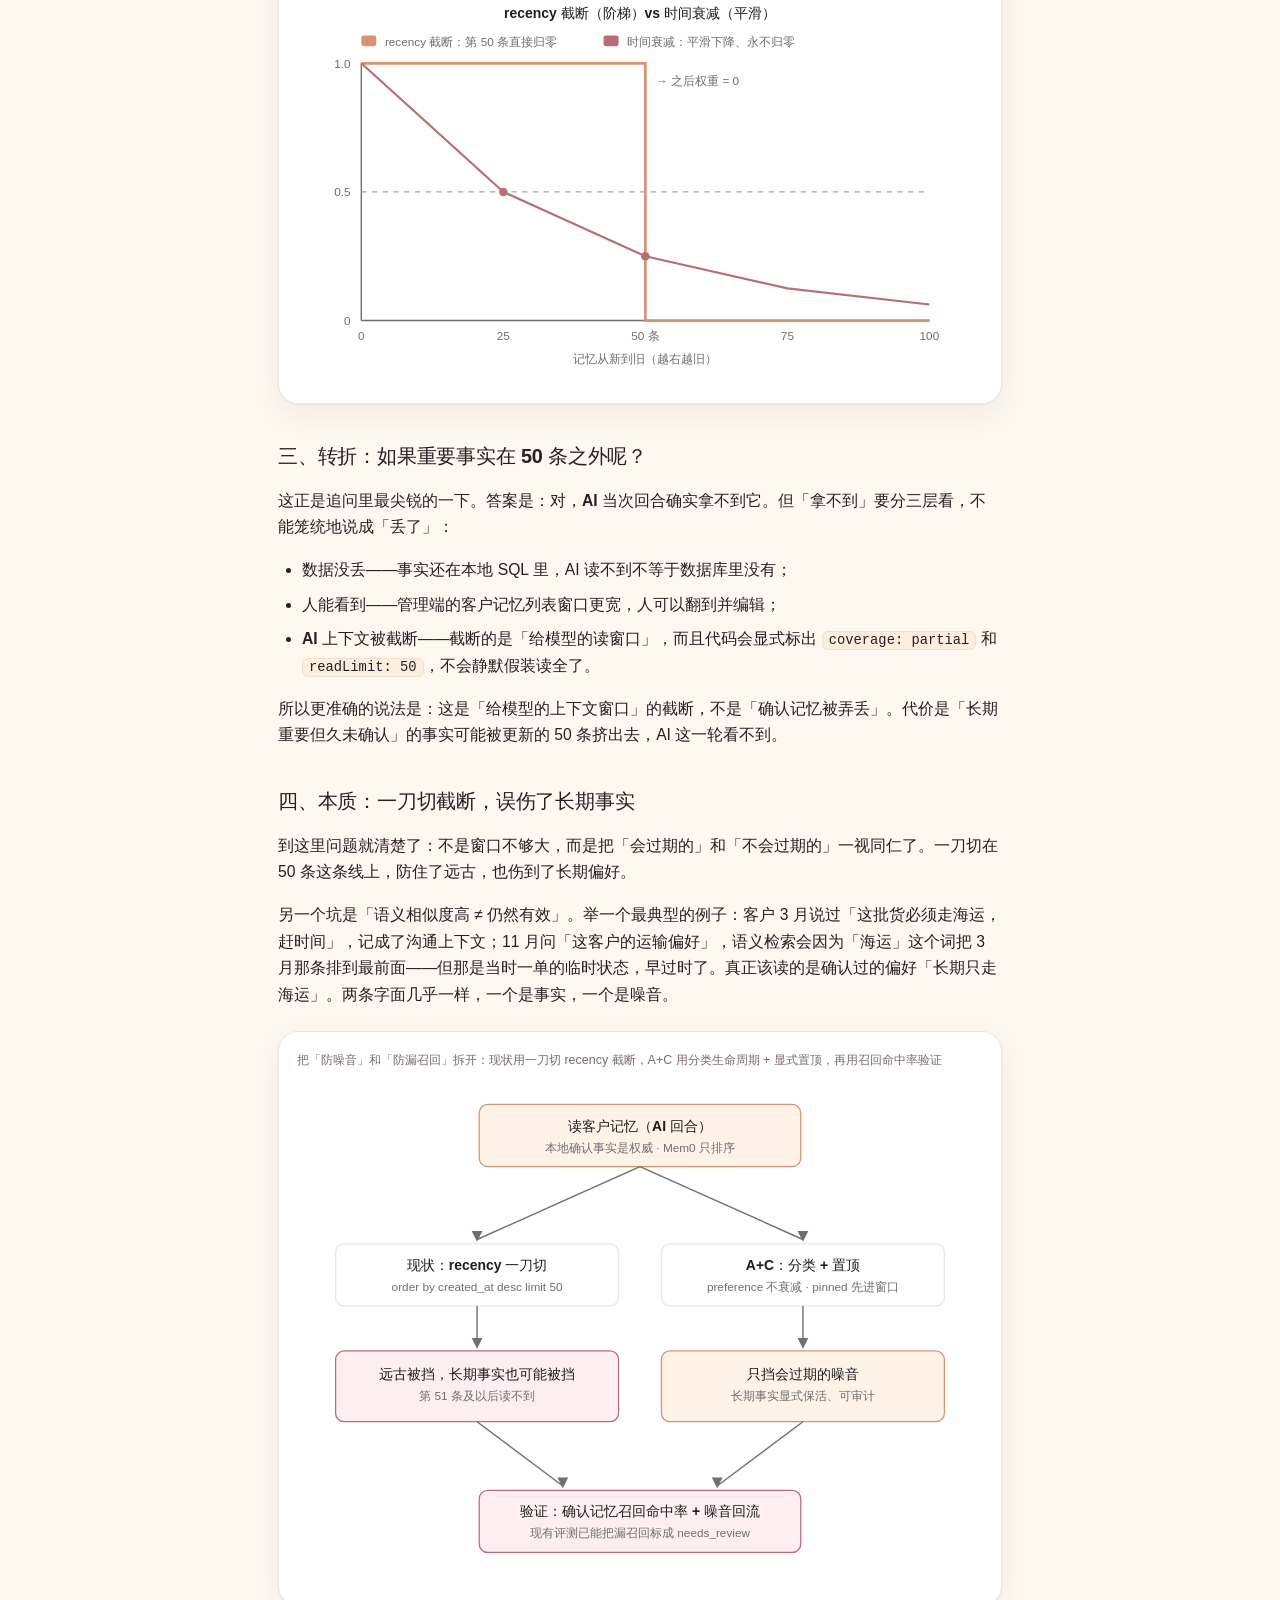
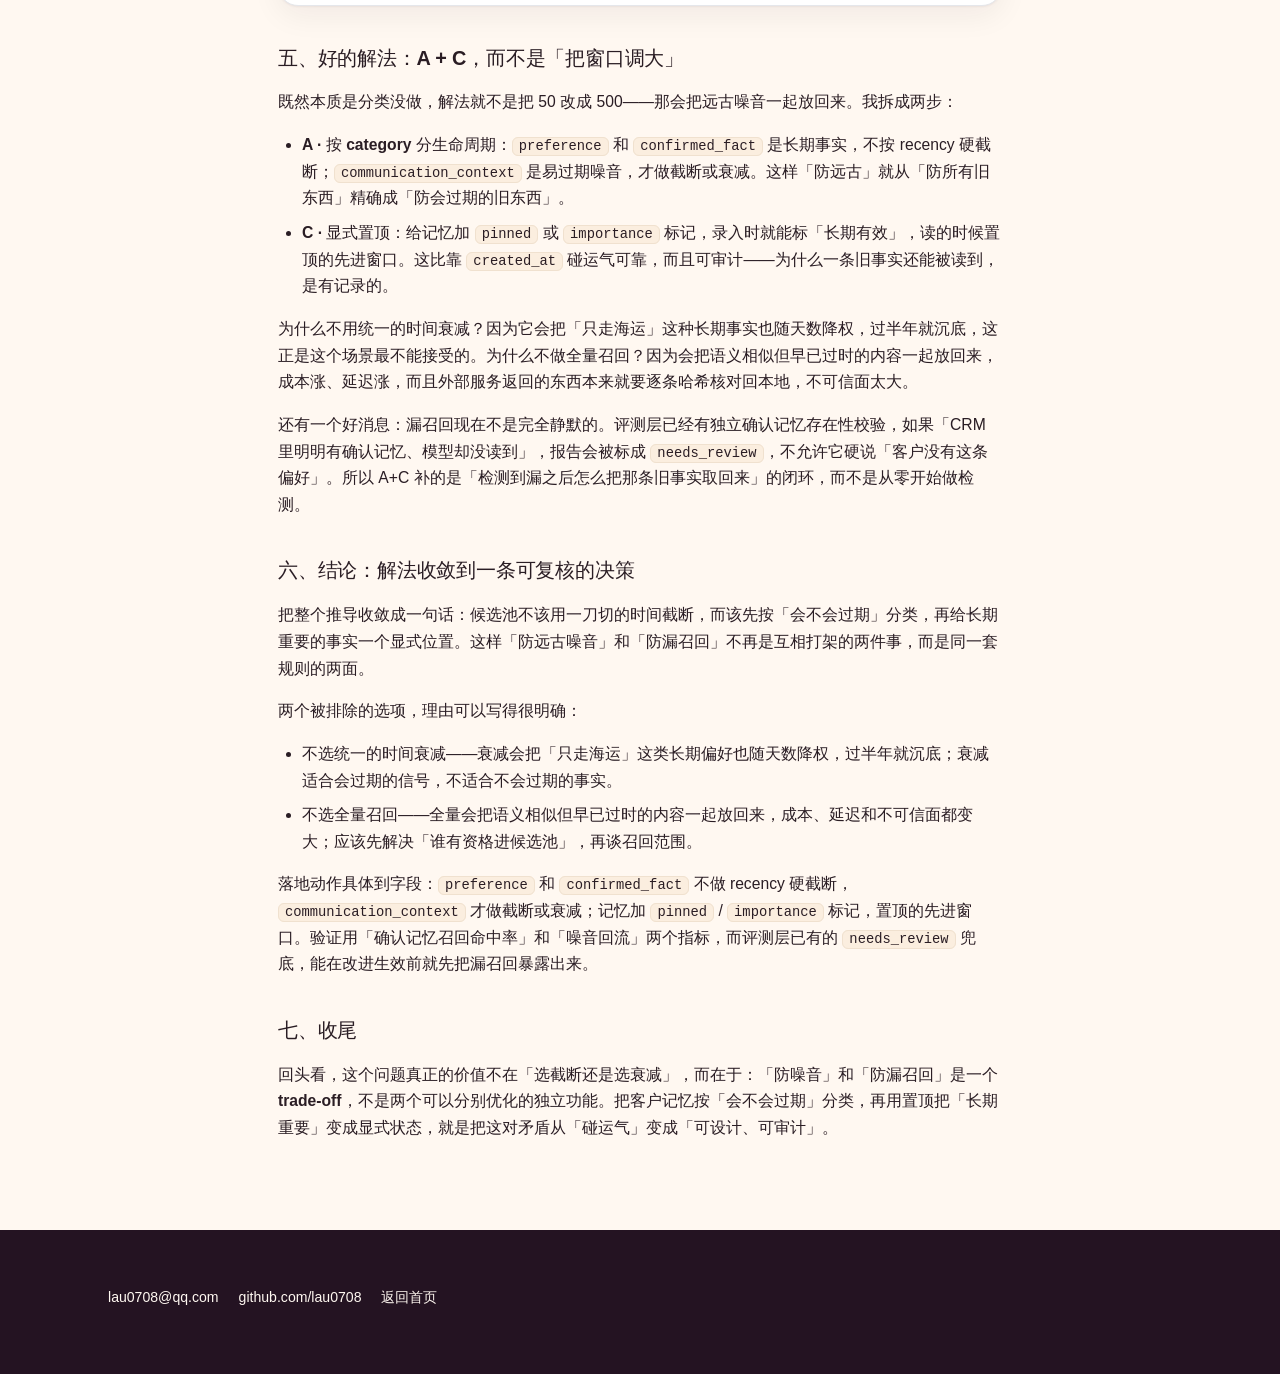
<file: posts/crm-memory-recall.html>
<!doctype html>
<html lang="zh-CN">
<head>
  <meta charset="utf-8" />
  <meta name="viewport" content="width=device-width, initial-scale=1" />
  <title>记忆召回：为什么「最近 50 条」会漏掉重要事实，语义相似度又救不了它 · Lau</title>
  <meta name="description" content="从「Mem0 用久了会不会召回远古噪音」一路追问到「最近 50 条」的截断边界，再到 recency 截断与时间衰减的区别，最后落到分类生命周期 + 显式置顶的解法。" />
  <link rel="icon" type="image/svg+xml" href="data:image/svg+xml,%3Csvg xmlns='http://www.w3.org/2000/svg' viewBox='0 0 64 64'%3E%3Crect width='64' height='64' rx='14' fill='%23241322'/%3E%3Ctext x='32' y='42' font-size='30' font-family='Georgia,serif' fill='%23ff8fab' text-anchor='middle'%3EL%3C/text%3E%3C/svg%3E" />
  <link rel="stylesheet" href="../style.css" />
</head>
<body>
  <header class="site-header">
    <div class="wrap header-inner">
      <a class="brand" href="../">
        <span class="brand-mark">L</span>
        <span class="brand-text">Lau<small>AI AGENT ENGINEER</small></span>
      </a>
      <nav class="nav">
        <a href="../#projects">项目</a>
        <a href="../#opensource">开源</a>
        <a href="../#blog">博客</a>
        <a href="https://github.com/lau0708" target="_blank" rel="noopener">GitHub ↗</a>
      </nav>
    </div>
  </header>

  <main class="post">
    <a class="back" href="../#blog">← 返回博客</a>
    <header>
      <h1>记忆召回：为什么「最近 50 条」会漏掉重要事实，语义相似度又救不了它</h1>
      <p class="post-meta">Lau · 2026-11-23</p>
    </header>
    <article>
      <p>这篇是一次追问的完整推导，我把中间绕过的每个弯都记下来。起点是一个具体问题：<strong>「Mem0 用久了，会不会把远古噪音也召回来？」</strong>顺着这个问题，我一路挖到「最近 50 条」这个截断边界，发现它挡住了噪音、也误伤了长期事实，最后落到一个「分类生命周期 + 显式置顶」的解法。它值得写下来，因为它展示的是一类问题的解法：当「防噪音」和「防漏召回」互相矛盾时，该怎么拆。</p>

      <h2>一、先说清楚：现在是怎么防远古噪音的</h2>
      <p>项目里的客户记忆读路径，其实是三道关卡叠在一起：</p>
      <ul>
        <li><strong>只存人工确认的事实</strong>——Mem0 里不会堆满模型自己记的杂七杂八的远古上下文；</li>
        <li><strong>候选池截断到最近 50 条</strong>——读的时候先按创建时间倒序取 50 条，Mem0 只能在这 50 条里排序；</li>
        <li><strong>远端命中必须映射回本地 ID</strong>——归属、哈希三重核对，对不上就丢弃，最终只返回前 10 条。</li>
      </ul>
      <p>所以对这个问题的答案是「有兜底」——但兜底方式不是时间衰减，而是 <strong>recency 截断</strong>。这里就藏着一个必须先厘清的概念。</p>

      <h2>二、两个容易混的概念：recency 截断 与 时间衰减</h2>
      <p><strong>recency</strong> 是新近程度，recency 截断就是「按时间从新到旧排，只留前 N 条」——第 N+1 条直接出局，和它多重要无关。对应代码里的 <code>order by created_at desc limit 50</code>。</p>
      <p><strong>时间衰减</strong> 不删任何东西，而是给每条打一个随年龄下降的权重，典型公式是半衰期：<code>权重 = 0.5^(年龄 / 半衰期)</code>。一条 180 天前的记录在半衰期 30 天下权重只剩约 0.016，几乎不影响排序，但它还在池子里。</p>
<div class="dwrap"><div class="cap">时间衰减：越旧权重越低、但永不归零；对比 recency 截断——到第 N 条直接归零。半衰期 30 天时，30 天 0.5、60 天 0.25、90 天 0.125。</div><svg viewBox="0 0 640 340" role="img" aria-label="时间衰减权重曲线"><text x="320" y="16" text-anchor="middle" class="dtitle">权重 = 0.5^(年龄 / 30 天)</text><line x1="60" y1="34" x2="60" y2="280" class="dline"/><line x1="60" y1="280" x2="590" y2="280" class="dline"/><text x="50" y="38" text-anchor="end" class="dlabel">1.0</text><text x="50" y="161" text-anchor="end" class="dlabel">0.5</text><text x="50" y="222" text-anchor="end" class="dlabel">0.25</text><text x="50" y="284" text-anchor="end" class="dlabel">0</text><line x1="60" y1="157" x2="590" y2="157" class="dline-dash"/><line x1="60" y1="218.5" x2="590" y2="218.5" class="dline-dash"/><text x="60" y="298" text-anchor="middle" class="dlabel">0 天</text><text x="146.7" y="298" text-anchor="middle" class="dlabel">30</text><text x="233.3" y="298" text-anchor="middle" class="dlabel">60</text><text x="320" y="298" text-anchor="middle" class="dlabel">90</text><text x="406.7" y="298" text-anchor="middle" class="dlabel">120</text><text x="493.3" y="298" text-anchor="middle" class="dlabel">150</text><text x="580" y="298" text-anchor="middle" class="dlabel">180</text><text x="580" y="318" text-anchor="middle" class="dsub">年龄（天）</text><polyline points="60,34 146.7,157 233.3,218.5 320,249.25 406.7,264.6 493.3,272.3 580,276.2" class="dline-a"/><circle cx="60" cy="34" r="4" fill="#B76E79"/><circle cx="146.7" cy="157" r="4" fill="#B76E79"/><circle cx="233.3" cy="218.5" r="4" fill="#B76E79"/><circle cx="320" cy="249.25" r="4" fill="#B76E79"/><text x="146.7" y="144" text-anchor="middle" class="dlabel">30 天 · 0.5</text><text x="233.3" y="205" text-anchor="middle" class="dlabel">60 天 · 0.25</text><text x="320" y="236" text-anchor="middle" class="dlabel">90 天 · 0.125</text></svg></div>


      <p>为什么客户记忆选了截断而不是衰减？因为客户偏好这类长期事实<strong>不该随时间自动失效</strong>——客户说「只走海运」，过一年还是对的。用衰减会把这条也洗掉。所以用「最近 50 条」这个粗边界来防远古。</p>

      <div class="dwrap"><div class="cap">同框对比：recency 截断是阶梯——前 50 条权重为 1，第 50 条之后直接归零；时间衰减是平滑曲线——越旧越低，但永不归零。</div><svg viewBox="0 0 640 360" role="img" aria-label="recency 截断与时间衰减同框对比"><text x="320" y="18" text-anchor="middle" class="dtitle">recency 截断（阶梯）vs 时间衰减（平滑）</text><rect x="60" y="34" width="14" height="10" rx="2" fill="#D79376"/><text x="82" y="44" class="dlabel">recency 截断：第 50 条直接归零</text><rect x="286" y="34" width="14" height="10" rx="2" fill="#B76E79"/><text x="308" y="44" class="dlabel">时间衰减：平滑下降、永不归零</text><line x1="60" y1="60" x2="60" y2="300" class="dline"/><line x1="60" y1="300" x2="590" y2="300" class="dline"/><text x="50" y="64" text-anchor="end" class="dlabel">1.0</text><text x="50" y="184" text-anchor="end" class="dlabel">0.5</text><text x="50" y="304" text-anchor="end" class="dlabel">0</text><line x1="60" y1="180" x2="590" y2="180" class="dline-dash"/><text x="60" y="318" text-anchor="middle" class="dlabel">0</text><text x="192.5" y="318" text-anchor="middle" class="dlabel">25</text><text x="325" y="318" text-anchor="middle" class="dlabel">50 条</text><text x="457.5" y="318" text-anchor="middle" class="dlabel">75</text><text x="590" y="318" text-anchor="middle" class="dlabel">100</text><text x="325" y="340" text-anchor="middle" class="dsub">记忆从新到旧（越右越旧）</text><polyline points="60,60 325,60 325,300 590,300" fill="none" stroke="#D79376" stroke-width="2.5"/><polyline points="60,60 192.5,180 325,240 457.5,270 590,285" fill="none" stroke="#B76E79" stroke-width="2"/><circle cx="192.5" cy="180" r="4" fill="#B76E79"/><circle cx="325" cy="240" r="4" fill="#B76E79"/><text x="335" y="80" class="dlabel" fill="#B76E79">→ 之后权重 = 0</text></svg></div>


      <h2>三、转折：如果重要事实在 50 条之外呢？</h2>
      <p>这正是追问里最尖锐的一下。答案是：<strong>对，AI 当次回合确实拿不到它。</strong>但「拿不到」要分三层看，不能笼统地说成「丢了」：</p>
      <ul>
        <li><strong>数据没丢</strong>——事实还在本地 SQL 里，AI 读不到不等于数据库里没有；</li>
        <li><strong>人能看到</strong>——管理端的客户记忆列表窗口更宽，人可以翻到并编辑；</li>
        <li><strong>AI 上下文被截断</strong>——截断的是「给模型的读窗口」，而且代码会显式标出 <code>coverage: partial</code> 和 <code>readLimit: 50</code>，不会静默假装读全了。</li>
      </ul>
      <p>所以更准确的说法是：这是「给模型的上下文窗口」的截断，不是「确认记忆被弄丢」。代价是「长期重要但久未确认」的事实可能被更新的 50 条挤出去，AI 这一轮看不到。</p>

      <h2>四、本质：一刀切截断，误伤了长期事实</h2>
      <p>到这里问题就清楚了：<strong>不是窗口不够大，而是把「会过期的」和「不会过期的」一视同仁了。</strong>一刀切在 50 条这条线上，防住了远古，也伤到了长期偏好。</p>
      <p>另一个坑是「语义相似度高 ≠ 仍然有效」。举一个最典型的例子：客户 3 月说过「这批货必须走海运，赶时间」，记成了沟通上下文；11 月问「这客户的运输偏好」，语义检索会因为「海运」这个词把 3 月那条排到最前面——但那是当时一单的临时状态，早过时了。真正该读的是确认过的偏好「长期只走海运」。两条字面几乎一样，一个是事实，一个是噪音。</p>

<div class="dwrap"><div class="cap">把「防噪音」和「防漏召回」拆开：现状用一刀切 recency 截断，A+C 用分类生命周期 + 显式置顶，再用召回命中率验证</div><svg viewBox="0 0 640 470" role="img" aria-label="recency 截断与 A+C 方案对比"><rect x="170" y="20" width="300" height="58" rx="8" class="dnode-clay"/><text x="320" y="45" text-anchor="middle" class="dtitle">读客户记忆（AI 回合）</text><text x="320" y="64" text-anchor="middle" class="dsub">本地确认事实是权威 · Mem0 只排序</text><rect x="36" y="150" width="264" height="58" rx="8" class="dnode"/><text x="168" y="174" text-anchor="middle" class="dtitle">现状：recency 一刀切</text><text x="168" y="194" text-anchor="middle" class="dsub">order by created_at desc limit 50</text><rect x="340" y="150" width="264" height="58" rx="8" class="dnode"/><text x="472" y="174" text-anchor="middle" class="dtitle">A+C：分类 + 置顶</text><text x="472" y="194" text-anchor="middle" class="dsub">preference 不衰减 · pinned 先进窗口</text><rect x="36" y="250" width="264" height="66" rx="8" class="dnode-fill"/><text x="168" y="276" text-anchor="middle" class="dtitle">远古被挡，长期事实也可能被挡</text><text x="168" y="296" text-anchor="middle" class="dsub">第 51 条及以后读不到</text><rect x="340" y="250" width="264" height="66" rx="8" class="dnode-clay"/><text x="472" y="276" text-anchor="middle" class="dtitle">只挡会过期的噪音</text><text x="472" y="296" text-anchor="middle" class="dsub">长期事实显式保活、可审计</text><rect x="170" y="380" width="300" height="58" rx="8" class="dnode-fill"/><text x="320" y="404" text-anchor="middle" class="dtitle">验证：确认记忆召回命中率 + 噪音回流</text><text x="320" y="424" text-anchor="middle" class="dsub">现有评测已能把漏召回标成 needs_review</text><line x1="320" y1="78" x2="168" y2="146" class="dline"/><polygon points="163,138 173,138 168,148" class="arrow"/><line x1="320" y1="78" x2="472" y2="146" class="dline"/><polygon points="467,138 477,138 472,148" class="arrow"/><line x1="168" y1="208" x2="168" y2="246" class="dline"/><polygon points="163,238 173,238 168,248" class="arrow"/><line x1="472" y1="208" x2="472" y2="246" class="dline"/><polygon points="467,238 477,238 472,248" class="arrow"/><line x1="168" y1="316" x2="248" y2="376" class="dline"/><polygon points="243,368 253,368 248,378" class="arrow"/><line x1="472" y1="316" x2="392" y2="376" class="dline"/><polygon points="387,368 397,368 392,378" class="arrow"/></svg></div>

      <h2>五、好的解法：A + C，而不是「把窗口调大」</h2>
      <p>既然本质是分类没做，解法就不是把 50 改成 500——那会把远古噪音一起放回来。我拆成两步：</p>
      <ul>
        <li><strong>A · 按 category 分生命周期</strong>：<code>preference</code> 和 <code>confirmed_fact</code> 是长期事实，不按 recency 硬截断；<code>communication_context</code> 是易过期噪音，才做截断或衰减。这样「防远古」就从「防所有旧东西」精确成「防会过期的旧东西」。</li>
        <li><strong>C · 显式置顶</strong>：给记忆加 <code>pinned</code> 或 <code>importance</code> 标记，录入时就能标「长期有效」，读的时候置顶的先进窗口。这比靠 <code>created_at</code> 碰运气可靠，而且可审计——为什么一条旧事实还能被读到，是有记录的。</li>
      </ul>
      <p>为什么不用统一的时间衰减？因为它会把「只走海运」这种长期事实也随天数降权，过半年就沉底，这正是这个场景最不能接受的。为什么不做全量召回？因为会把语义相似但早已过时的内容一起放回来，成本涨、延迟涨，而且外部服务返回的东西本来就要逐条哈希核对回本地，不可信面太大。</p>
      <p>还有一个好消息：漏召回现在不是完全静默的。评测层已经有独立确认记忆存在性校验，如果「CRM 里明明有确认记忆、模型却没读到」，报告会被标成 <code>needs_review</code>，不允许它硬说「客户没有这条偏好」。所以 A+C 补的是「检测到漏之后怎么把那条旧事实取回来」的闭环，而不是从零开始做检测。</p>

      <h2>六、结论：解法收敛到一条可复核的决策</h2>
<p>把整个推导收敛成一句话：<strong>候选池不该用一刀切的时间截断，而该先按「会不会过期」分类，再给长期重要的事实一个显式位置。</strong>这样「防远古噪音」和「防漏召回」不再是互相打架的两件事，而是同一套规则的两面。</p>
<p>两个被排除的选项，理由可以写得很明确：</p>
<ul>
  <li><strong>不选统一的时间衰减</strong>——衰减会把「只走海运」这类长期偏好也随天数降权，过半年就沉底；衰减适合会过期的信号，不适合不会过期的事实。</li>
  <li><strong>不选全量召回</strong>——全量会把语义相似但早已过时的内容一起放回来，成本、延迟和不可信面都变大；应该先解决「谁有资格进候选池」，再谈召回范围。</li>
</ul>
<p>落地动作具体到字段：<code>preference</code> 和 <code>confirmed_fact</code> 不做 recency 硬截断，<code>communication_context</code> 才做截断或衰减；记忆加 <code>pinned</code> / <code>importance</code> 标记，置顶的先进窗口。验证用「确认记忆召回命中率」和「噪音回流」两个指标，而评测层已有的 <code>needs_review</code> 兜底，能在改进生效前就先把漏召回暴露出来。</p>

<h2>七、收尾</h2>
      <p>回头看，这个问题真正的价值不在「选截断还是选衰减」，而在于：<strong>「防噪音」和「防漏召回」是一个 trade-off，不是两个可以分别优化的独立功能。</strong>把客户记忆按「会不会过期」分类，再用置顶把「长期重要」变成显式状态，就是把这对矛盾从「碰运气」变成「可设计、可审计」。</p>
    </article>
  </main>

  <footer class="site-footer">
    <div class="wrap">
      <div class="row">
        <a href="mailto:lau0708@qq.com">lau0708@qq.com</a>
        <a href="https://github.com/lau0708" target="_blank" rel="noopener">github.com/lau0708</a>
        <a href="../">返回首页</a>
      </div>
    </div>
  </footer>
  <script src="../script.js"></script>
</body>
</html>
</file>
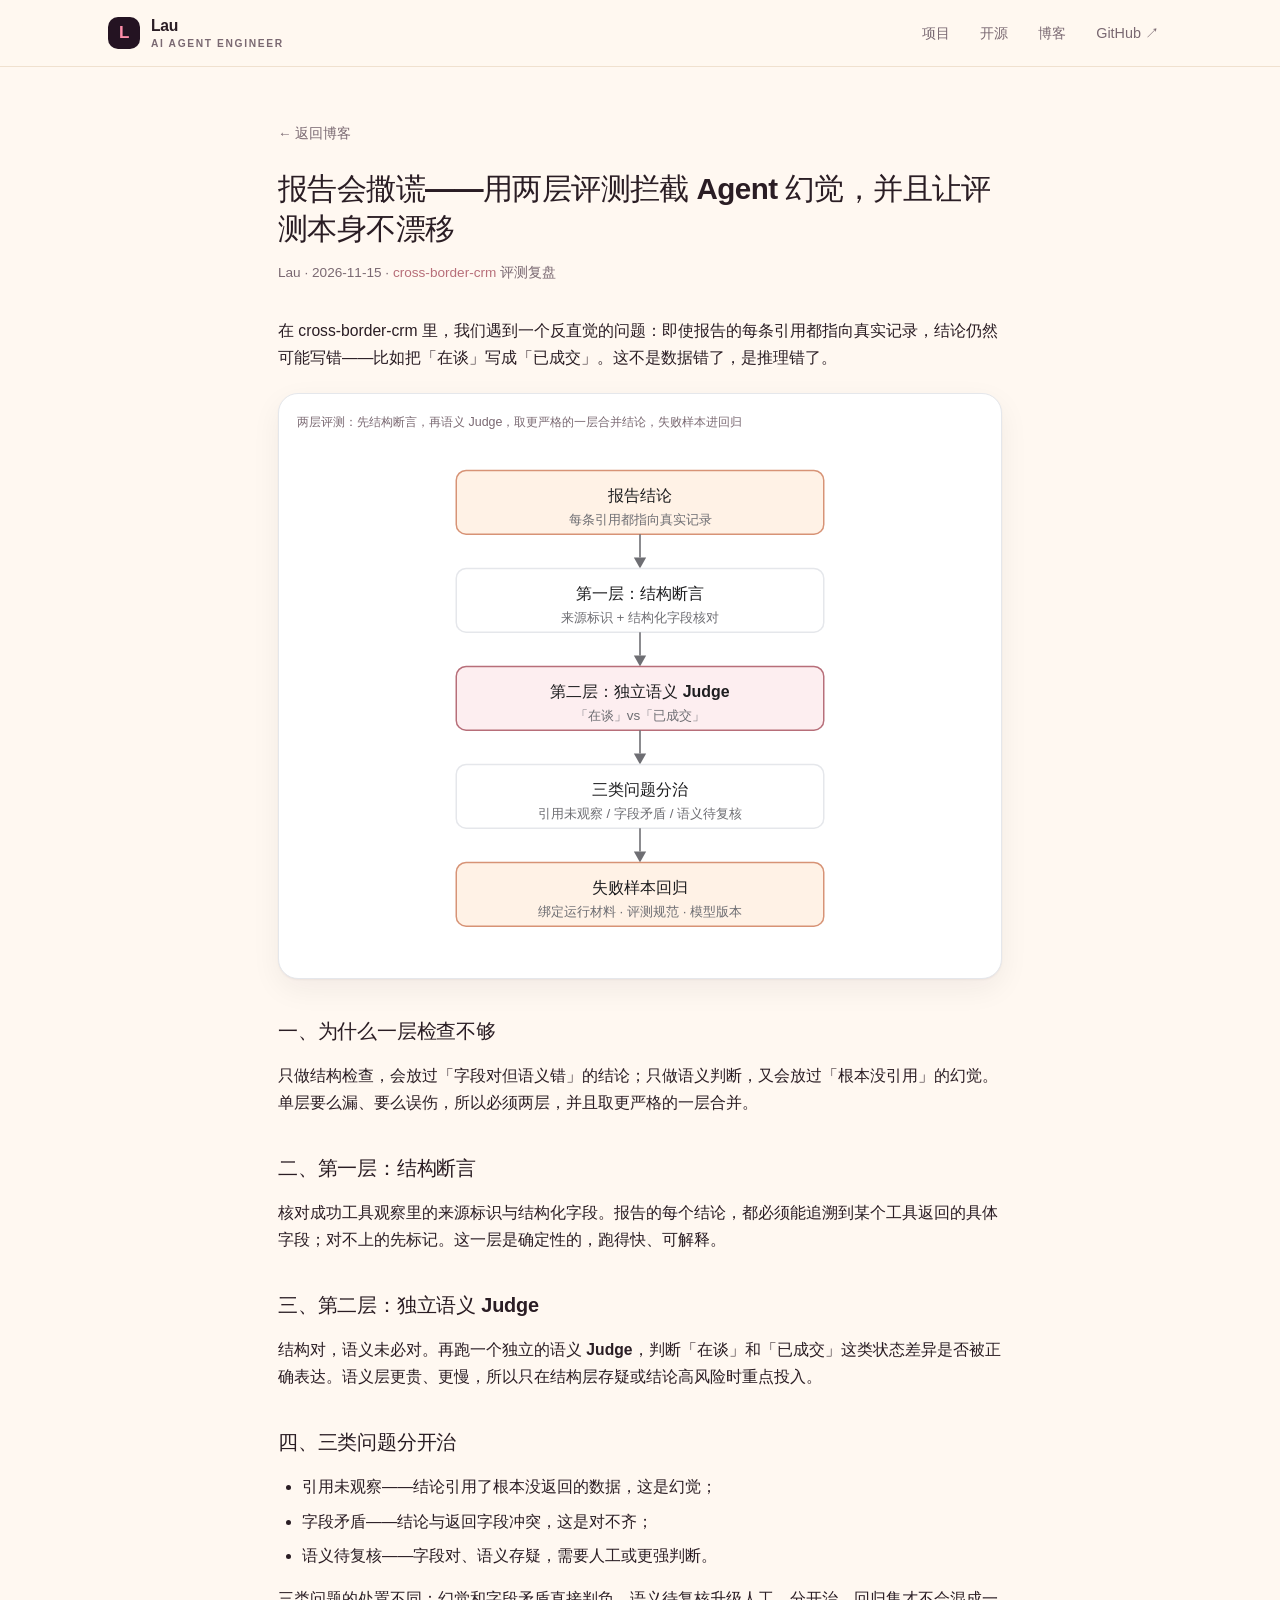
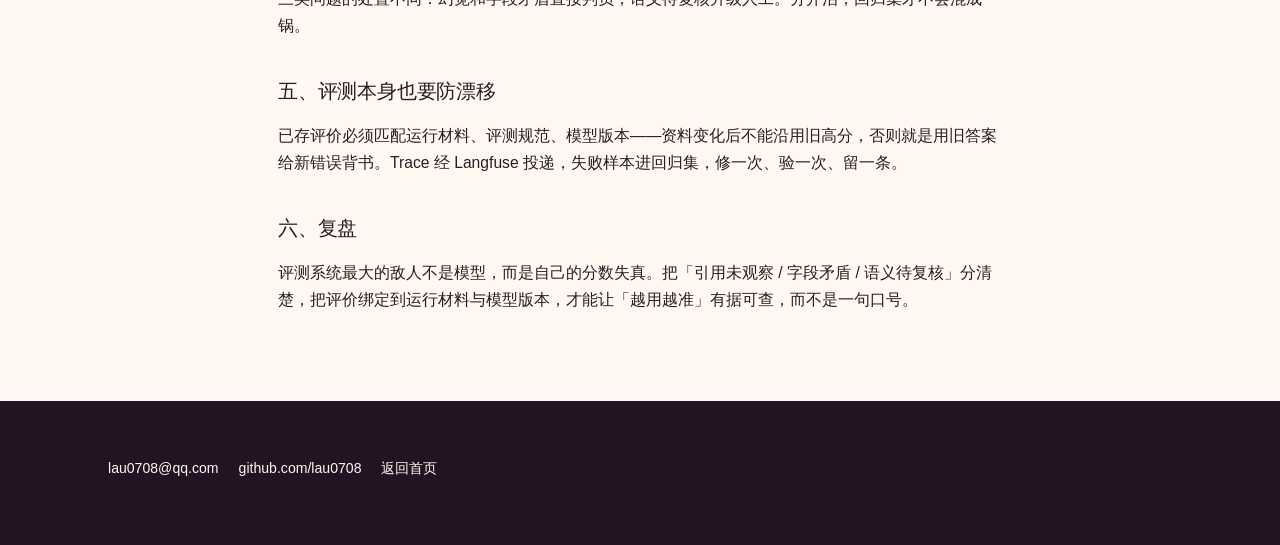
<file: posts/cross-border-crm-eval.html>
<!doctype html>
<html lang="zh-CN">
<head>
  <meta charset="utf-8" />
  <meta name="viewport" content="width=device-width, initial-scale=1" />
  <title>报告会撒谎——用两层评测拦截 Agent 幻觉，并且让评测本身不漂移 · Lau</title>
  <meta name="description" content="即使每条引用都指向真实记录，结论仍可能写错。结构断言 + 独立语义 Judge 两层合并，失败样本回归，评测绑定运行材料与模型版本。" />
  <link rel="icon" type="image/svg+xml" href="data:image/svg+xml,%3Csvg xmlns='http://www.w3.org/2000/svg' viewBox='0 0 216 216'%3E%3Crect width='216' height='216' rx='46' fill='%23171513'/%3E%3Cpath fill='%23d79376' d='M78 68v-8c0-14 10-24 24-24h6v30h10c22 0 38-14 38-34s-16-34-38-34h-18v40h-26v-8c0-14-10-24-24-24h-6v30h-10C12 36 6 50 6 70s6 34 34 34h18V64h26v8c0 14 10 24 24 24h6V66h10c22 0 38 14 38 34s-16 34-38 34h-18v-40h-26v8c0 14-10 24-24 24h-6v-30h-10c-22 0-38-14-38-34s16-34 38-34h18v40h26z'/%3E%3C/svg%3E" />
  <link rel="stylesheet" href="../style.css" />
</head>
<body>
  <header class="site-header">
    <div class="wrap header-inner">
      <a class="brand" href="../">
        <span class="brand-mark">L</span>
        <span class="brand-text">Lau<small>AI AGENT ENGINEER</small></span>
      </a>
      <nav class="nav">
        <a href="../#projects">项目</a>
        <a href="../#opensource">开源</a>
        <a href="../#blog">博客</a>
        <a href="https://github.com/lau0708" target="_blank" rel="noopener">GitHub ↗</a>
      </nav>
    </div>
  </header>

  <main class="post">
    <a class="back" href="../#blog">← 返回博客</a>
    <header>
      <h1>报告会撒谎——用两层评测拦截 Agent 幻觉，并且让评测本身不漂移</h1>
      <p class="post-meta">Lau · 2026-11-15 · <a href="https://github.com/lau0708/cross-border-crm" target="_blank" rel="noopener">cross-border-crm</a> 评测复盘</p>
    </header>
    <article>
      <p>在 cross-border-crm 里，我们遇到一个反直觉的问题：<strong>即使报告的每条引用都指向真实记录，结论仍然可能写错</strong>——比如把「在谈」写成「已成交」。这不是数据错了，是推理错了。</p>

      <div class="dwrap"><div class="cap">两层评测：先结构断言，再语义 Judge，取更严格的一层合并结论，失败样本进回归</div><svg viewBox="0 0 560 420" role="img" aria-label="分层评测流程"><rect x="130" y="20" width="300" height="52" rx="8" class="dnode-clay"/><text x="280" y="45" text-anchor="middle" class="dtitle">报告结论</text><text x="280" y="64" text-anchor="middle" class="dsub">每条引用都指向真实记录</text><line x1="280" y1="72" x2="280" y2="91" class="dline"/><polygon points="275,91 285,91 280,100" class="arrow"/><rect x="130" y="100" width="300" height="52" rx="8" class="dnode"/><text x="280" y="125" text-anchor="middle" class="dtitle">第一层：结构断言</text><text x="280" y="144" text-anchor="middle" class="dsub">来源标识 + 结构化字段核对</text><line x1="280" y1="152" x2="280" y2="171" class="dline"/><polygon points="275,171 285,171 280,180" class="arrow"/><rect x="130" y="180" width="300" height="52" rx="8" class="dnode-fill"/><text x="280" y="205" text-anchor="middle" class="dtitle">第二层：独立语义 Judge</text><text x="280" y="224" text-anchor="middle" class="dsub">「在谈」vs「已成交」</text><line x1="280" y1="232" x2="280" y2="251" class="dline"/><polygon points="275,251 285,251 280,260" class="arrow"/><rect x="130" y="260" width="300" height="52" rx="8" class="dnode"/><text x="280" y="285" text-anchor="middle" class="dtitle">三类问题分治</text><text x="280" y="304" text-anchor="middle" class="dsub">引用未观察 / 字段矛盾 / 语义待复核</text><line x1="280" y1="312" x2="280" y2="331" class="dline"/><polygon points="275,331 285,331 280,340" class="arrow"/><rect x="130" y="340" width="300" height="52" rx="8" class="dnode-clay"/><text x="280" y="365" text-anchor="middle" class="dtitle">失败样本回归</text><text x="280" y="384" text-anchor="middle" class="dsub">绑定运行材料 · 评测规范 · 模型版本</text></svg></div>

<h2>一、为什么一层检查不够</h2>
      <p>只做结构检查，会放过「字段对但语义错」的结论；只做语义判断，又会放过「根本没引用」的幻觉。单层要么漏、要么误伤，所以必须两层，并且取更严格的一层合并。</p>

      <h2>二、第一层：结构断言</h2>
      <p>核对成功工具观察里的<strong>来源标识与结构化字段</strong>。报告的每个结论，都必须能追溯到某个工具返回的具体字段；对不上的先标记。这一层是确定性的，跑得快、可解释。</p>

      <h2>三、第二层：独立语义 Judge</h2>
      <p>结构对，语义未必对。再跑一个<strong>独立的语义 Judge</strong>，判断「在谈」和「已成交」这类状态差异是否被正确表达。语义层更贵、更慢，所以只在结构层存疑或结论高风险时重点投入。</p>

      <h2>四、三类问题分开治</h2>
      <ul>
        <li><strong>引用未观察</strong>——结论引用了根本没返回的数据，这是幻觉；</li>
        <li><strong>字段矛盾</strong>——结论与返回字段冲突，这是对不齐；</li>
        <li><strong>语义待复核</strong>——字段对、语义存疑，需要人工或更强判断。</li>
      </ul>
      <p>三类问题的处置不同：幻觉和字段矛盾直接判负，语义待复核升级人工。分开治，回归集才不会混成一锅。</p>

      <h2>五、评测本身也要防漂移</h2>
      <p>已存评价必须匹配<strong>运行材料、评测规范、模型版本</strong>——资料变化后不能沿用旧高分，否则就是用旧答案给新错误背书。Trace 经 Langfuse 投递，失败样本进回归集，修一次、验一次、留一条。</p>

      <h2>六、复盘</h2>
      <p>评测系统最大的敌人不是模型，而是<strong>自己的分数失真</strong>。把「引用未观察 / 字段矛盾 / 语义待复核」分清楚，把评价绑定到运行材料与模型版本，才能让「越用越准」有据可查，而不是一句口号。</p>    </article>
  </main>

  <footer class="site-footer">
    <div class="wrap">
      <div class="row">
        <a href="mailto:lau0708@qq.com">lau0708@qq.com</a>
        <a href="https://github.com/lau0708" target="_blank" rel="noopener">github.com/lau0708</a>
        <a href="../">返回首页</a>
      </div>
    </div>
  </footer>
  <script src="../script.js"></script>
</body>
</html>
</file>
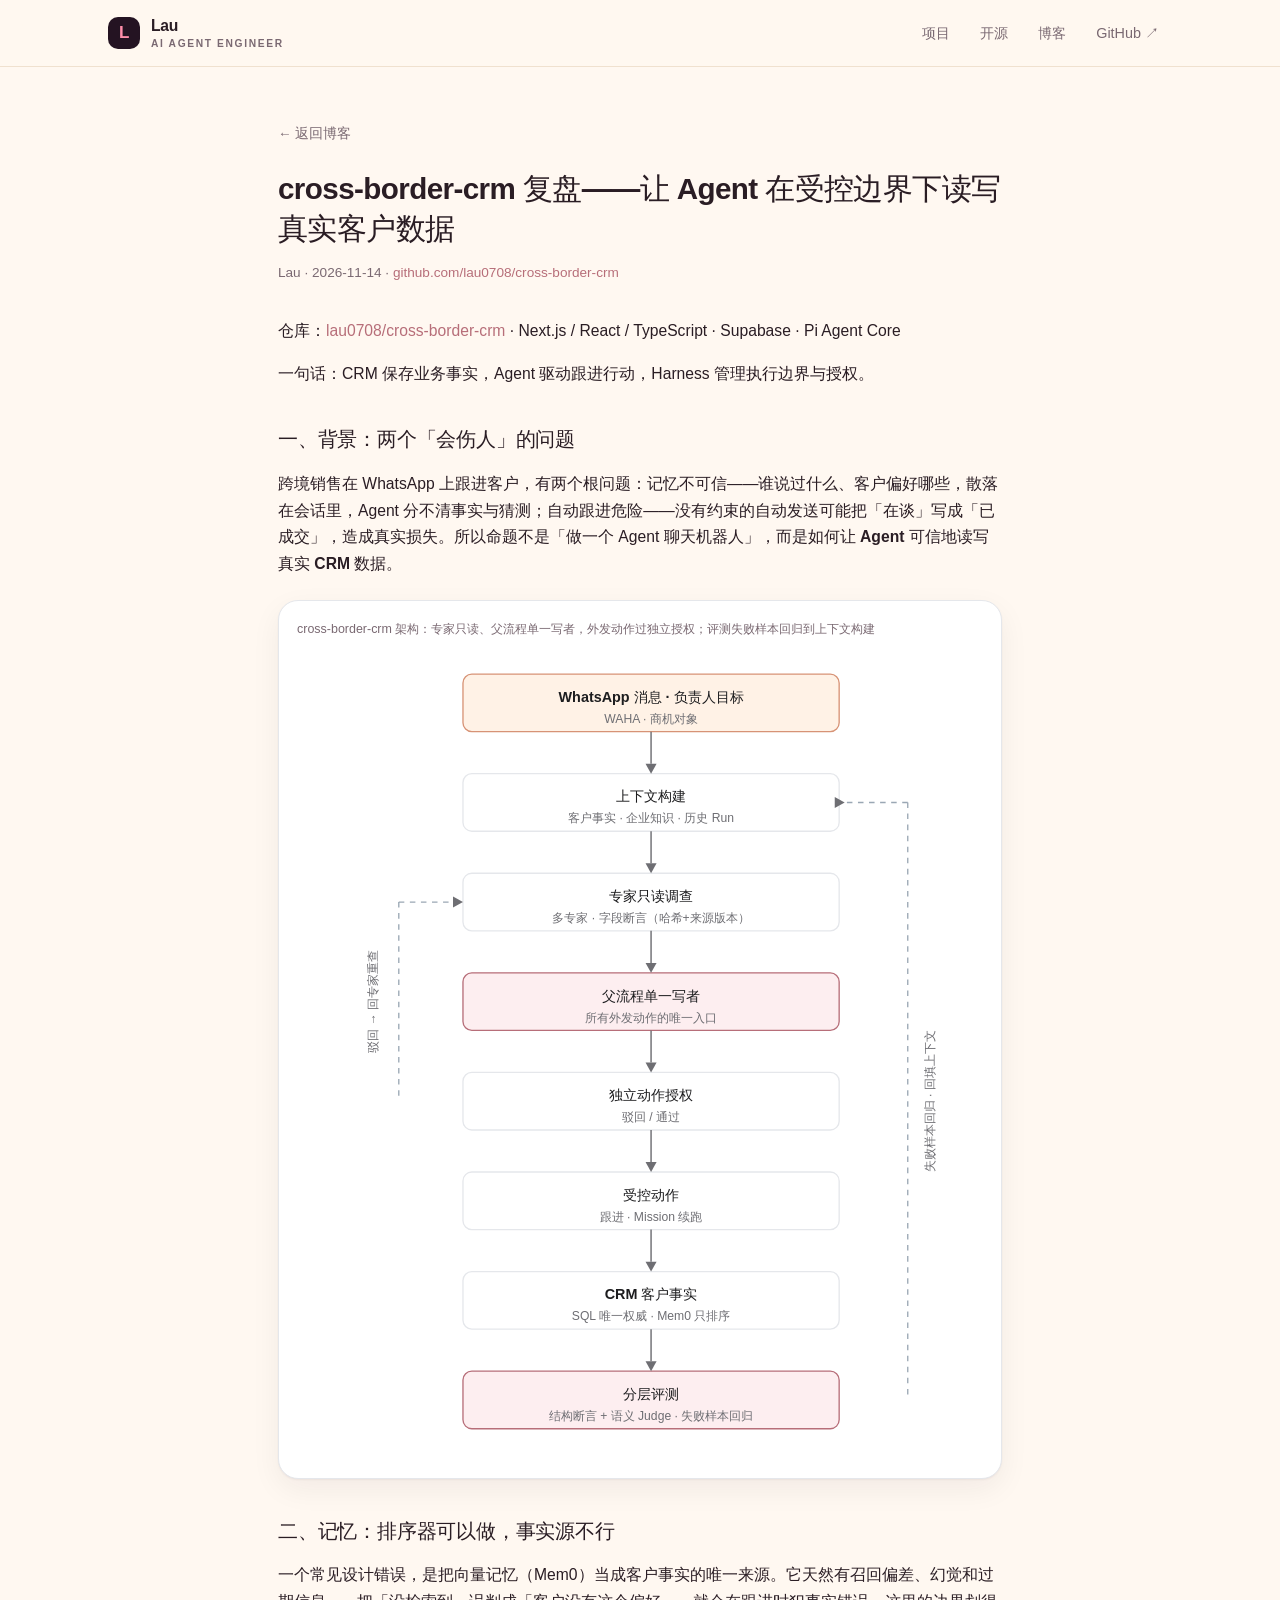
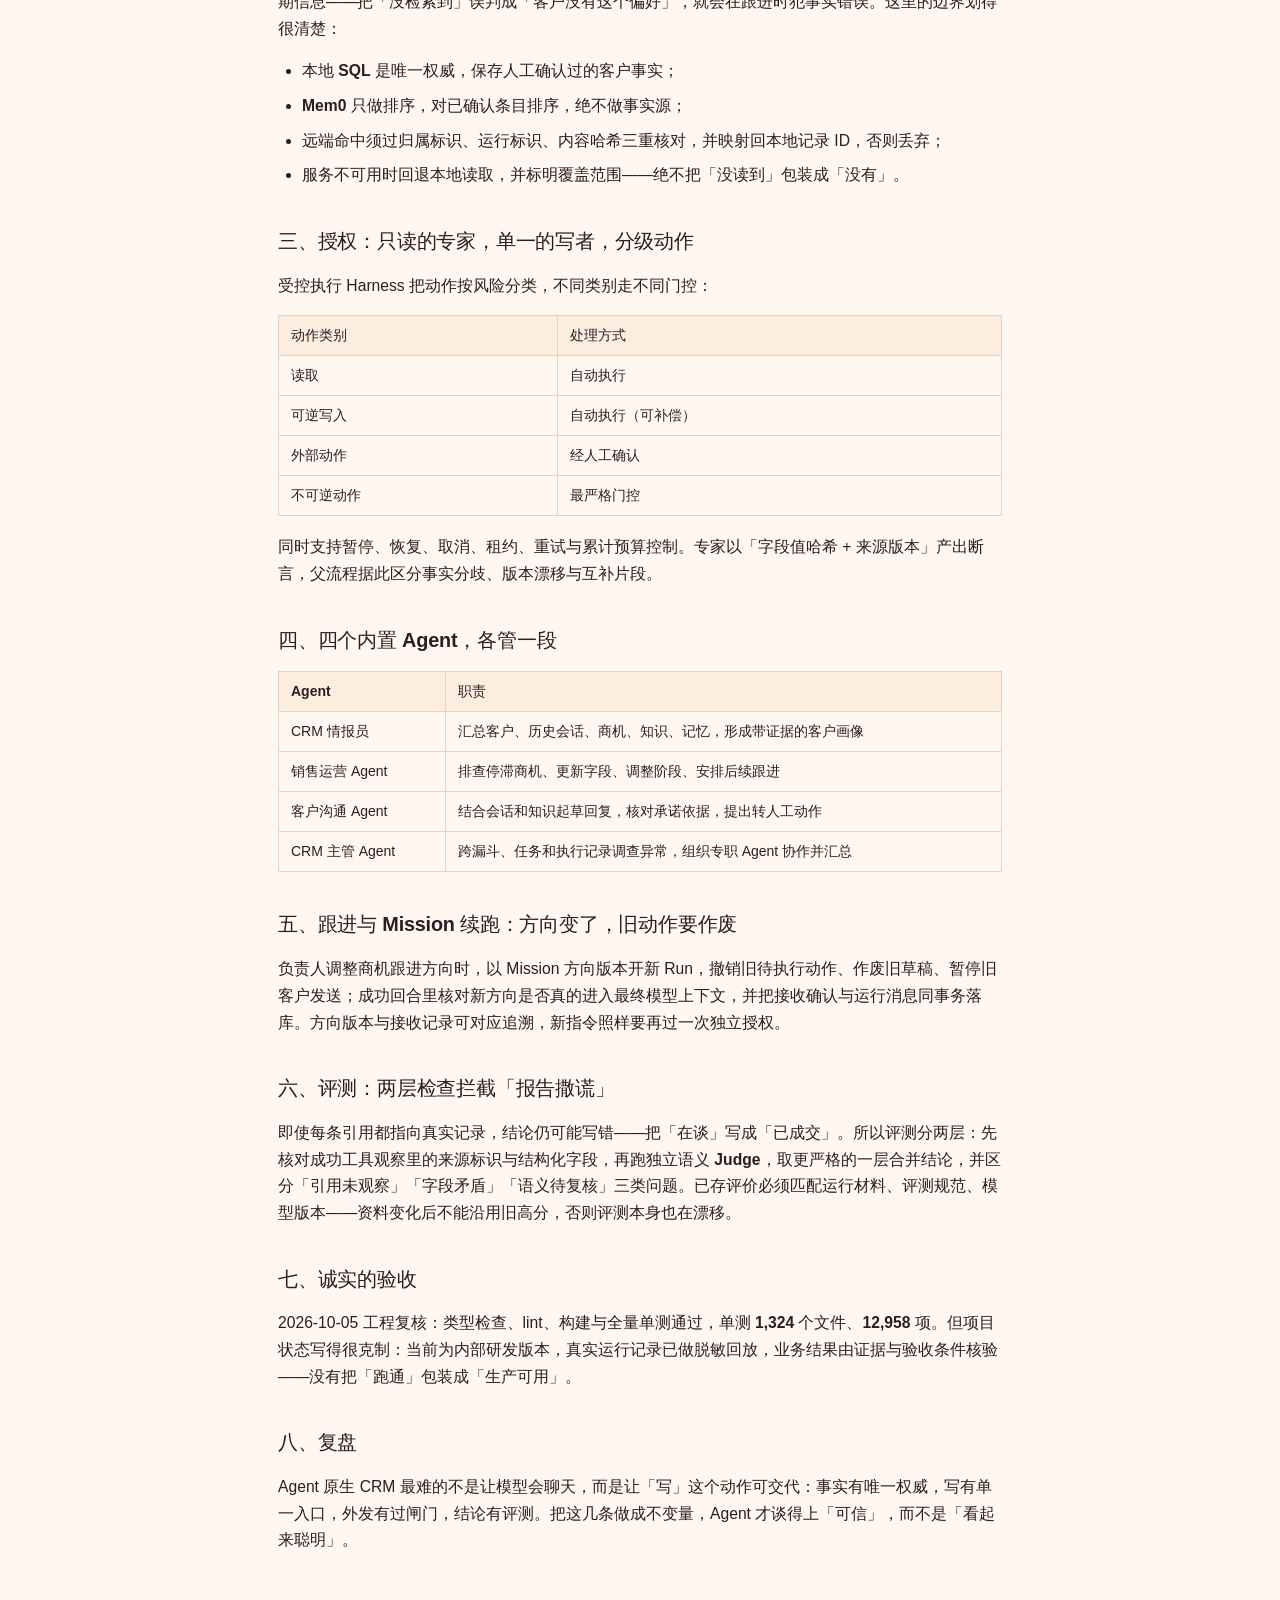
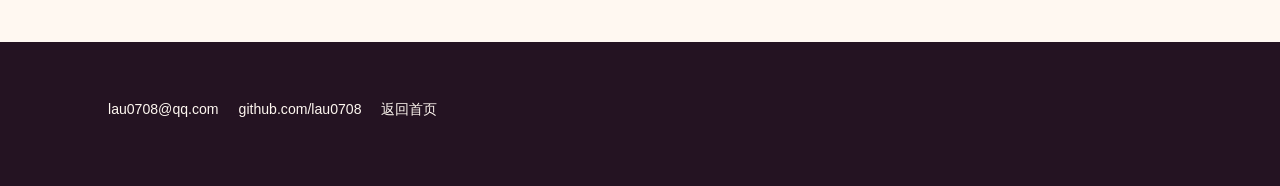
<file: posts/cross-border-crm-memory.html>
<!doctype html>
<html lang="zh-CN">
<head>
  <meta charset="utf-8" />
  <meta name="viewport" content="width=device-width, initial-scale=1" />
  <title>cross-border-crm 复盘——让 Agent 在受控边界下读写真实客户数据 · Lau</title>
  <meta name="description" content="Agent 原生 CRM：人工确认记忆作唯一事实源，专家只读、父流程单一写者，Harness 按动作风险分级，分层评测拦截报告幻觉，12,958 项单测。" />
  <link rel="icon" type="image/svg+xml" href="data:image/svg+xml,%3Csvg xmlns='http://www.w3.org/2000/svg' viewBox='0 0 216 216'%3E%3Crect width='216' height='216' rx='46' fill='%23171513'/%3E%3Cpath fill='%23d79376' d='M78 68v-8c0-14 10-24 24-24h6v30h10c22 0 38-14 38-34s-16-34-38-34h-18v40h-26v-8c0-14-10-24-24-24h-6v30h-10C12 36 6 50 6 70s6 34 34 34h18V64h26v8c0 14 10 24 24 24h6V66h10c22 0 38 14 38 34s-16 34-38 34h-18v-40h-26v8c0 14-10 24-24 24h-6v-30h-10c-22 0-38-14-38-34s16-34 38-34h18v40h26z'/%3E%3C/svg%3E" />
  <link rel="stylesheet" href="../style.css" />
</head>
<body>
  <header class="site-header">
    <div class="wrap header-inner">
      <a class="brand" href="../">
        <span class="brand-mark">L</span>
        <span class="brand-text">Lau<small>AI AGENT ENGINEER</small></span>
      </a>
      <nav class="nav">
        <a href="../#projects">项目</a>
        <a href="../#opensource">开源</a>
        <a href="../#blog">博客</a>
        <a href="https://github.com/lau0708" target="_blank" rel="noopener">GitHub ↗</a>
      </nav>
    </div>
  </header>

  <main class="post">
    <a class="back" href="../#blog">← 返回博客</a>
    <header>
      <h1>cross-border-crm 复盘——让 Agent 在受控边界下读写真实客户数据</h1>
      <p class="post-meta">Lau · 2026-11-14 · <a href="https://github.com/lau0708/cross-border-crm" target="_blank" rel="noopener">github.com/lau0708/cross-border-crm</a></p>
    </header>
    <article>
      <p>仓库：<a href="https://github.com/lau0708/cross-border-crm" target="_blank" rel="noopener">lau0708/cross-border-crm</a> · Next.js / React / TypeScript · Supabase · Pi Agent Core</p>
      <p>一句话：CRM 保存业务事实，Agent 驱动跟进行动，Harness 管理执行边界与授权。</p>

      <h2>一、背景：两个「会伤人」的问题</h2>
      <p>跨境销售在 WhatsApp 上跟进客户，有两个根问题：<strong>记忆不可信</strong>——谁说过什么、客户偏好哪些，散落在会话里，Agent 分不清事实与猜测；<strong>自动跟进危险</strong>——没有约束的自动发送可能把「在谈」写成「已成交」，造成真实损失。所以命题不是「做一个 Agent 聊天机器人」，而是<strong>如何让 Agent 可信地读写真实 CRM 数据</strong>。</p>

<div class="dwrap"><div class="cap">cross-border-crm 架构：专家只读、父流程单一写者，外发动作过独立授权；评测失败样本回归到上下文构建</div><svg viewBox="0 0 620 730" role="img" aria-label="cross-border-crm 架构"><rect x="150" y="20" width="340" height="52" rx="8" class="dnode-clay"/><text x="320" y="45" text-anchor="middle" class="dtitle">WhatsApp 消息 · 负责人目标</text><text x="320" y="64" text-anchor="middle" class="dsub">WAHA · 商机对象</text><rect x="150" y="110" width="340" height="52" rx="8" class="dnode"/><text x="320" y="135" text-anchor="middle" class="dtitle">上下文构建</text><text x="320" y="154" text-anchor="middle" class="dsub">客户事实 · 企业知识 · 历史 Run</text><rect x="150" y="200" width="340" height="52" rx="8" class="dnode"/><text x="320" y="225" text-anchor="middle" class="dtitle">专家只读调查</text><text x="320" y="244" text-anchor="middle" class="dsub">多专家 · 字段断言（哈希+来源版本）</text><rect x="150" y="290" width="340" height="52" rx="8" class="dnode-fill"/><text x="320" y="315" text-anchor="middle" class="dtitle">父流程单一写者</text><text x="320" y="334" text-anchor="middle" class="dsub">所有外发动作的唯一入口</text><rect x="150" y="380" width="340" height="52" rx="8" class="dnode"/><text x="320" y="405" text-anchor="middle" class="dtitle">独立动作授权</text><text x="320" y="424" text-anchor="middle" class="dsub">驳回 / 通过</text><rect x="150" y="470" width="340" height="52" rx="8" class="dnode"/><text x="320" y="495" text-anchor="middle" class="dtitle">受控动作</text><text x="320" y="514" text-anchor="middle" class="dsub">跟进 · Mission 续跑</text><rect x="150" y="560" width="340" height="52" rx="8" class="dnode"/><text x="320" y="585" text-anchor="middle" class="dtitle">CRM 客户事实</text><text x="320" y="604" text-anchor="middle" class="dsub">SQL 唯一权威 · Mem0 只排序</text><rect x="150" y="650" width="340" height="52" rx="8" class="dnode-fill"/><text x="320" y="675" text-anchor="middle" class="dtitle">分层评测</text><text x="320" y="694" text-anchor="middle" class="dsub">结构断言 + 语义 Judge · 失败样本回归</text><line x1="320" y1="72" x2="320" y2="101" class="dline"/><polygon points="315,101 325,101 320,110" class="arrow"/><line x1="320" y1="162" x2="320" y2="191" class="dline"/><polygon points="315,191 325,191 320,200" class="arrow"/><line x1="320" y1="252" x2="320" y2="281" class="dline"/><polygon points="315,281 325,281 320,290" class="arrow"/><line x1="320" y1="342" x2="320" y2="371" class="dline"/><polygon points="315,371 325,371 320,380" class="arrow"/><line x1="320" y1="432" x2="320" y2="461" class="dline"/><polygon points="315,461 325,461 320,470" class="arrow"/><line x1="320" y1="522" x2="320" y2="551" class="dline"/><polygon points="315,551 325,551 320,560" class="arrow"/><line x1="320" y1="612" x2="320" y2="641" class="dline"/><polygon points="315,641 325,641 320,650" class="arrow"/><line x1="92" y1="226" x2="92" y2="406" class="dline-dash"/><line x1="92" y1="226" x2="141" y2="226" class="dline-dash"/><polygon points="141,221 141,231 150,226" class="arrow"/><text transform="rotate(-90 72 316)" x="72" y="316" text-anchor="middle" class="dlabel">驳回 → 回专家重查</text><line x1="552" y1="136" x2="552" y2="676" class="dline-dash"/><line x1="552" y1="136" x2="486" y2="136" class="dline-dash"/><polygon points="486,131 486,141 495,136" class="arrow"/><text transform="rotate(-90 576 406)" x="576" y="406" text-anchor="middle" class="dlabel">失败样本回归 · 回填上下文</text></svg></div>

      <h2>二、记忆：排序器可以做，事实源不行</h2>
      <p>一个常见设计错误，是把向量记忆（Mem0）当成客户事实的唯一来源。它天然有召回偏差、幻觉和过期信息——把「没检索到」误判成「客户没有这个偏好」，就会在跟进时犯事实错误。这里的边界划得很清楚：</p>
      <ul>
        <li><strong>本地 SQL 是唯一权威</strong>，保存人工确认过的客户事实；</li>
        <li><strong>Mem0 只做排序</strong>，对已确认条目排序，绝不做事实源；</li>
        <li>远端命中须过<strong>归属标识、运行标识、内容哈希</strong>三重核对，并映射回本地记录 ID，否则丢弃；</li>
        <li>服务不可用时回退本地读取，并标明覆盖范围——绝不把「没读到」包装成「没有」。</li>
      </ul>

      <h2>三、授权：只读的专家，单一的写者，分级动作</h2>
      <p>受控执行 Harness 把动作按风险分类，不同类别走不同门控：</p>
      <table>
        <thead><tr><th>动作类别</th><th>处理方式</th></tr></thead>
        <tbody>
          <tr><td>读取</td><td>自动执行</td></tr>
          <tr><td>可逆写入</td><td>自动执行（可补偿）</td></tr>
          <tr><td>外部动作</td><td>经人工确认</td></tr>
          <tr><td>不可逆动作</td><td>最严格门控</td></tr>
        </tbody>
      </table>
      <p>同时支持暂停、恢复、取消、租约、重试与累计预算控制。专家以「字段值哈希 + 来源版本」产出断言，父流程据此区分事实分歧、版本漂移与互补片段。</p>

      <h2>四、四个内置 Agent，各管一段</h2>
      <table>
        <thead><tr><th>Agent</th><th>职责</th></tr></thead>
        <tbody>
          <tr><td>CRM 情报员</td><td>汇总客户、历史会话、商机、知识、记忆，形成带证据的客户画像</td></tr>
          <tr><td>销售运营 Agent</td><td>排查停滞商机、更新字段、调整阶段、安排后续跟进</td></tr>
          <tr><td>客户沟通 Agent</td><td>结合会话和知识起草回复，核对承诺依据，提出转人工动作</td></tr>
          <tr><td>CRM 主管 Agent</td><td>跨漏斗、任务和执行记录调查异常，组织专职 Agent 协作并汇总</td></tr>
        </tbody>
      </table>

      <h2>五、跟进与 Mission 续跑：方向变了，旧动作要作废</h2>
      <p>负责人调整商机跟进方向时，以 Mission 方向版本开新 Run，撤销旧待执行动作、作废旧草稿、暂停旧客户发送；成功回合里核对新方向是否真的进入最终模型上下文，并把接收确认与运行消息同事务落库。方向版本与接收记录可对应追溯，新指令照样要再过一次独立授权。</p>

      <h2>六、评测：两层检查拦截「报告撒谎」</h2>
      <p>即使每条引用都指向真实记录，结论仍可能写错——把「在谈」写成「已成交」。所以评测分两层：先核对成功工具观察里的<strong>来源标识与结构化字段</strong>，再跑<strong>独立语义 Judge</strong>，取更严格的一层合并结论，并区分「引用未观察」「字段矛盾」「语义待复核」三类问题。已存评价必须匹配运行材料、评测规范、模型版本——资料变化后不能沿用旧高分，否则评测本身也在漂移。</p>

      <h2>七、诚实的验收</h2>
      <p>2026-10-05 工程复核：类型检查、lint、构建与全量单测通过，<strong>单测 1,324 个文件、12,958 项</strong>。但项目状态写得很克制：当前为内部研发版本，真实运行记录已做脱敏回放，业务结果由证据与验收条件核验——没有把「跑通」包装成「生产可用」。</p>

      <h2>八、复盘</h2>
      <p>Agent 原生 CRM 最难的不是让模型会聊天，而是<strong>让「写」这个动作可交代</strong>：事实有唯一权威，写有单一入口，外发有过闸门，结论有评测。把这几条做成不变量，Agent 才谈得上「可信」，而不是「看起来聪明」。</p>    </article>
  </main>

  <footer class="site-footer">
    <div class="wrap">
      <div class="row">
        <a href="mailto:lau0708@qq.com">lau0708@qq.com</a>
        <a href="https://github.com/lau0708" target="_blank" rel="noopener">github.com/lau0708</a>
        <a href="../">返回首页</a>
      </div>
    </div>
  </footer>
  <script src="../script.js"></script>
</body>
</html>
</file>
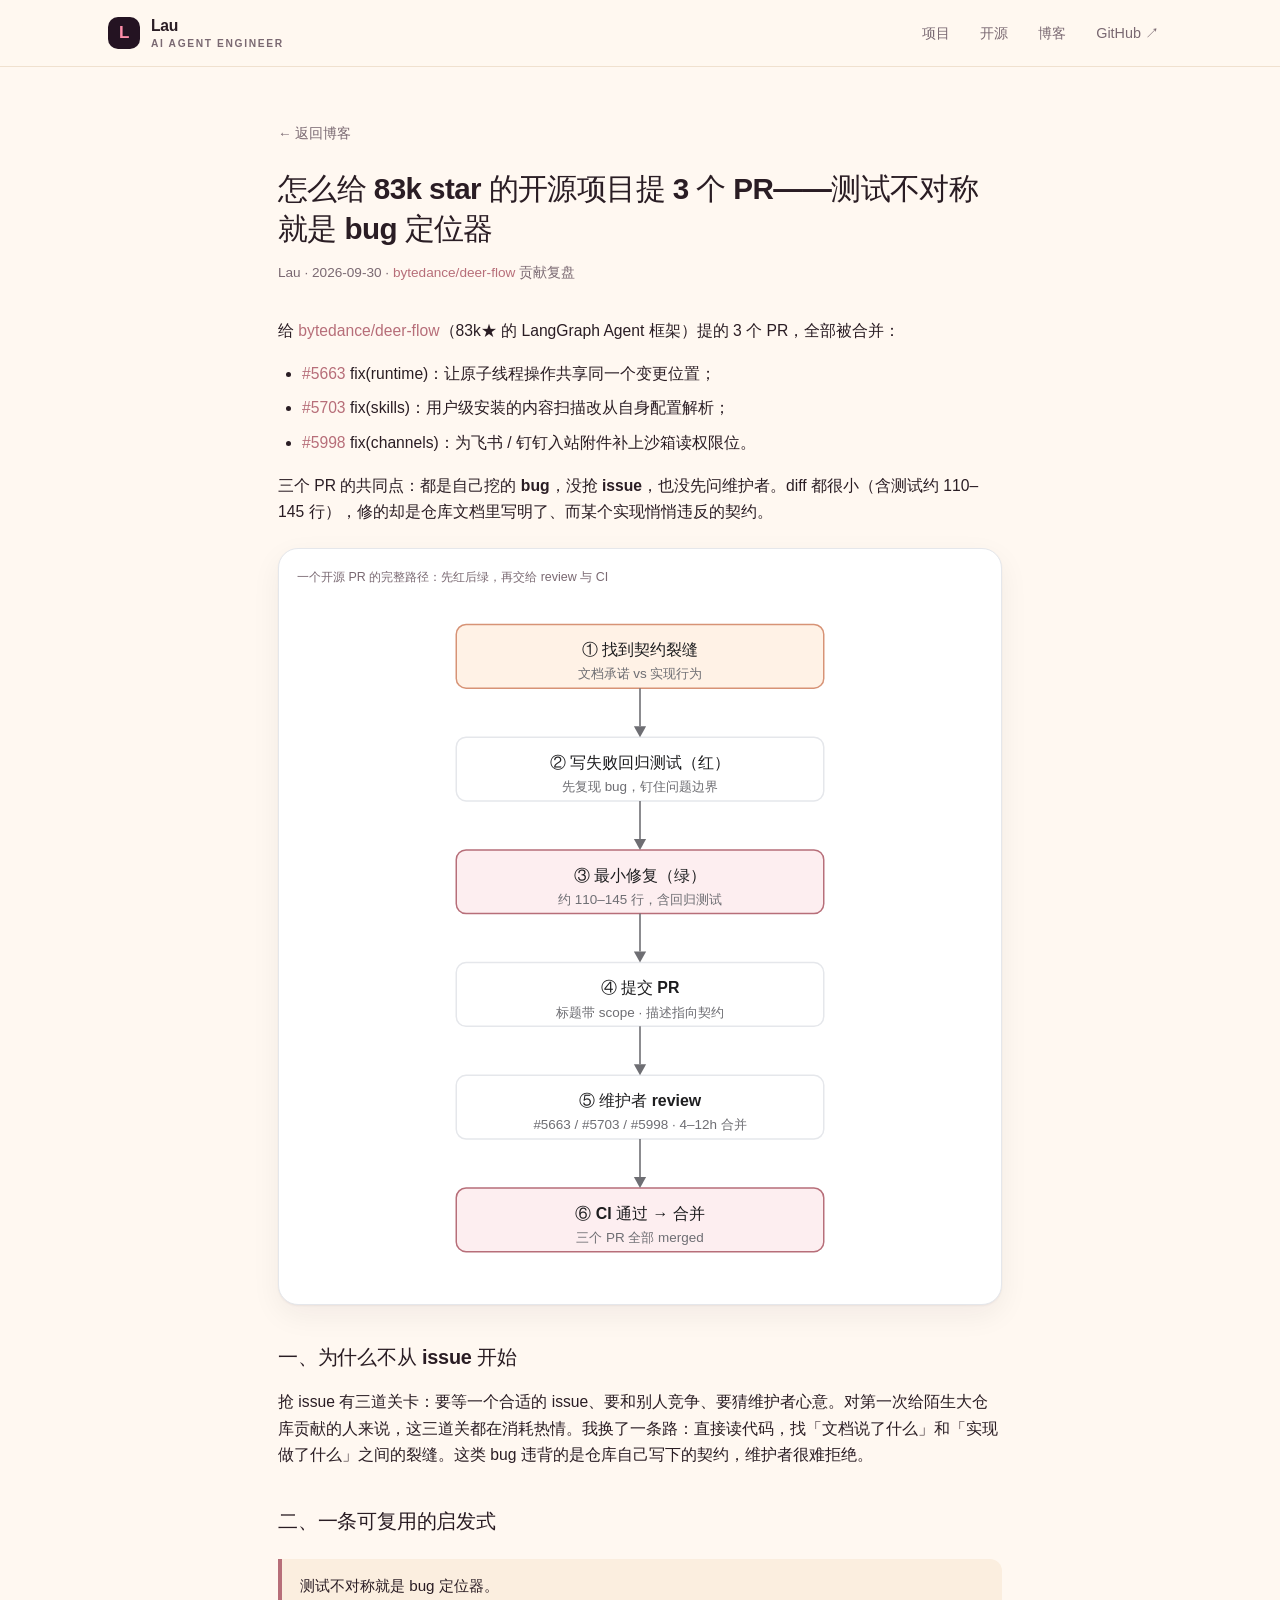
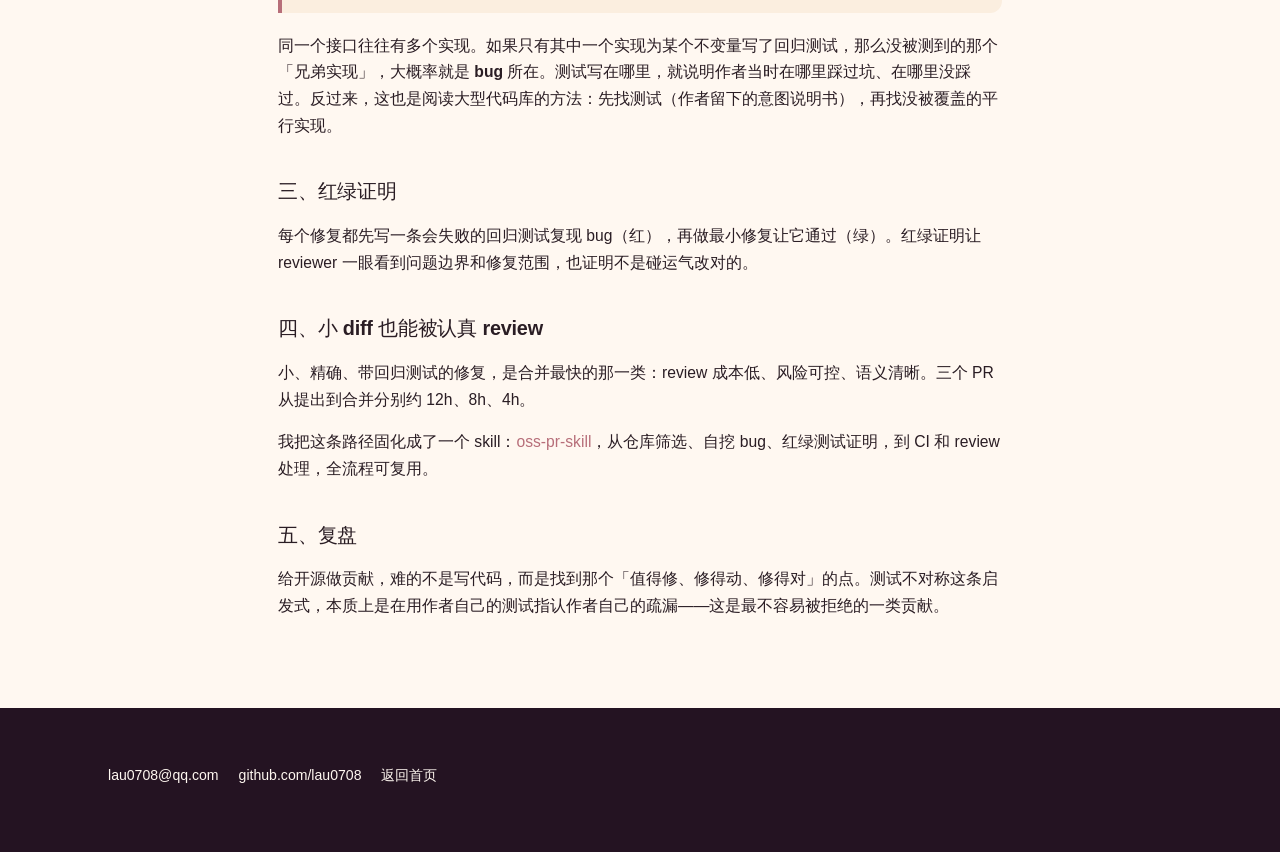
<file: posts/deer-flow-3-prs.html>
<!doctype html>
<html lang="zh-CN">
<head>
  <meta charset="utf-8" />
  <meta name="viewport" content="width=device-width, initial-scale=1" />
  <title>怎么给 83k star 的开源项目提 3 个 PR——测试不对称就是 bug 定位器 · Lau</title>
  <meta name="description" content="没抢 issue、没先问维护者，三个 PR 全部合并。复盘一条可复用的启发式：同一个接口的多个实现里，没被回归测试覆盖的那个兄弟实现就是 bug 所在。" />
  <link rel="icon" type="image/svg+xml" href="data:image/svg+xml,%3Csvg xmlns='http://www.w3.org/2000/svg' viewBox='0 0 216 216'%3E%3Crect width='216' height='216' rx='46' fill='%23171513'/%3E%3Cpath fill='%23d79376' d='M78 68v-8c0-14 10-24 24-24h6v30h10c22 0 38-14 38-34s-16-34-38-34h-18v40h-26v-8c0-14-10-24-24-24h-6v30h-10C12 36 6 50 6 70s6 34 34 34h18V64h26v8c0 14 10 24 24 24h6V66h10c22 0 38 14 38 34s-16 34-38 34h-18v-40h-26v8c0 14-10 24-24 24h-6v-30h-10c-22 0-38-14-38-34s16-34 38-34h18v40h26z'/%3E%3C/svg%3E" />
  <link rel="stylesheet" href="../style.css" />
</head>
<body>
  <header class="site-header">
    <div class="wrap header-inner">
      <a class="brand" href="../">
        <span class="brand-mark">L</span>
        <span class="brand-text">Lau<small>AI AGENT ENGINEER</small></span>
      </a>
      <nav class="nav">
        <a href="../#projects">项目</a>
        <a href="../#opensource">开源</a>
        <a href="../#blog">博客</a>
        <a href="https://github.com/lau0708" target="_blank" rel="noopener">GitHub ↗</a>
      </nav>
    </div>
  </header>

  <main class="post">
    <a class="back" href="../#blog">← 返回博客</a>
    <header>
      <h1>怎么给 83k star 的开源项目提 3 个 PR——测试不对称就是 bug 定位器</h1>
      <p class="post-meta">Lau · 2026-09-30 · <a href="https://github.com/bytedance/deer-flow" target="_blank" rel="noopener">bytedance/deer-flow</a> 贡献复盘</p>
    </header>
    <article>
      <p>给 <a href="https://github.com/bytedance/deer-flow" target="_blank" rel="noopener">bytedance/deer-flow</a>（83k★ 的 LangGraph Agent 框架）提的 3 个 PR，全部被合并：</p>
      <ul>
        <li><a href="https://github.com/bytedance/deer-flow/pull/5663" target="_blank" rel="noopener">#5663</a> fix(runtime)：让原子线程操作共享同一个变更位置；</li>
        <li><a href="https://github.com/bytedance/deer-flow/pull/5703" target="_blank" rel="noopener">#5703</a> fix(skills)：用户级安装的内容扫描改从自身配置解析；</li>
        <li><a href="https://github.com/bytedance/deer-flow/pull/5998" target="_blank" rel="noopener">#5998</a> fix(channels)：为飞书 / 钉钉入站附件补上沙箱读权限位。</li>
      </ul>
      <p>三个 PR 的共同点：<strong>都是自己挖的 bug，没抢 issue，也没先问维护者</strong>。diff 都很小（含测试约 110–145 行），修的却是仓库文档里写明了、而某个实现悄悄违反的契约。</p>

      <div class="dwrap"><div class="cap">一个开源 PR 的完整路径：先红后绿，再交给 review 与 CI</div><svg viewBox="0 0 560 560" role="img" aria-label="开源 PR 路径"><rect x="130" y="20" width="300" height="52" rx="8" class="dnode-clay"/><text x="280" y="45" text-anchor="middle" class="dtitle">① 找到契约裂缝</text><text x="280" y="64" text-anchor="middle" class="dsub">文档承诺 vs 实现行为</text><rect x="130" y="112" width="300" height="52" rx="8" class="dnode"/><text x="280" y="137" text-anchor="middle" class="dtitle">② 写失败回归测试（红）</text><text x="280" y="156" text-anchor="middle" class="dsub">先复现 bug，钉住问题边界</text><rect x="130" y="204" width="300" height="52" rx="8" class="dnode-fill"/><text x="280" y="229" text-anchor="middle" class="dtitle">③ 最小修复（绿）</text><text x="280" y="248" text-anchor="middle" class="dsub">约 110–145 行，含回归测试</text><rect x="130" y="296" width="300" height="52" rx="8" class="dnode"/><text x="280" y="321" text-anchor="middle" class="dtitle">④ 提交 PR</text><text x="280" y="340" text-anchor="middle" class="dsub">标题带 scope · 描述指向契约</text><rect x="130" y="388" width="300" height="52" rx="8" class="dnode"/><text x="280" y="413" text-anchor="middle" class="dtitle">⑤ 维护者 review</text><text x="280" y="432" text-anchor="middle" class="dsub">#5663 / #5703 / #5998 · 4–12h 合并</text><rect x="130" y="480" width="300" height="52" rx="8" class="dnode-fill"/><text x="280" y="505" text-anchor="middle" class="dtitle">⑥ CI 通过 → 合并</text><text x="280" y="524" text-anchor="middle" class="dsub">三个 PR 全部 merged</text><line x1="280" y1="72" x2="280" y2="103" class="dline"/><polygon points="275,103 285,103 280,112" class="arrow"/><line x1="280" y1="164" x2="280" y2="195" class="dline"/><polygon points="275,195 285,195 280,204" class="arrow"/><line x1="280" y1="256" x2="280" y2="287" class="dline"/><polygon points="275,287 285,287 280,296" class="arrow"/><line x1="280" y1="348" x2="280" y2="379" class="dline"/><polygon points="275,379 285,379 280,388" class="arrow"/><line x1="280" y1="440" x2="280" y2="471" class="dline"/><polygon points="275,471 285,471 280,480" class="arrow"/></svg></div>

<h2>一、为什么不从 issue 开始</h2>
      <p>抢 issue 有三道关卡：要等一个合适的 issue、要和别人竞争、要猜维护者心意。对第一次给陌生大仓库贡献的人来说，这三道关都在消耗热情。我换了一条路：<strong>直接读代码，找「文档说了什么」和「实现做了什么」之间的裂缝</strong>。这类 bug 违背的是仓库自己写下的契约，维护者很难拒绝。</p>

      <h2>二、一条可复用的启发式</h2>
      <blockquote><p>测试不对称就是 bug 定位器。</p></blockquote>
      <p>同一个接口往往有多个实现。如果只有其中一个实现为某个不变量写了回归测试，那么<strong>没被测到的那个「兄弟实现」，大概率就是 bug 所在</strong>。测试写在哪里，就说明作者当时在哪里踩过坑、在哪里没踩过。反过来，这也是阅读大型代码库的方法：先找测试（作者留下的意图说明书），再找没被覆盖的平行实现。</p>

      <h2>三、红绿证明</h2>
      <p>每个修复都先写一条<strong>会失败的回归测试</strong>复现 bug（红），再做最小修复让它通过（绿）。红绿证明让 reviewer 一眼看到问题边界和修复范围，也证明不是碰运气改对的。</p>

      <h2>四、小 diff 也能被认真 review</h2>
      <p>小、精确、带回归测试的修复，是合并最快的那一类：review 成本低、风险可控、语义清晰。三个 PR 从提出到合并分别约 12h、8h、4h。</p>
      <p>我把这条路径固化成了一个 skill：<a href="https://github.com/lau0708/oss-pr-skill" target="_blank" rel="noopener">oss-pr-skill</a>，从仓库筛选、自挖 bug、红绿测试证明，到 CI 和 review 处理，全流程可复用。</p>

      <h2>五、复盘</h2>
      <p>给开源做贡献，难的不是写代码，而是找到那个「值得修、修得动、修得对」的点。测试不对称这条启发式，本质上是在用<strong>作者自己的测试</strong>指认作者自己的疏漏——这是最不容易被拒绝的一类贡献。</p>    </article>
  </main>

  <footer class="site-footer">
    <div class="wrap">
      <div class="row">
        <a href="mailto:lau0708@qq.com">lau0708@qq.com</a>
        <a href="https://github.com/lau0708" target="_blank" rel="noopener">github.com/lau0708</a>
        <a href="../">返回首页</a>
      </div>
    </div>
  </footer>
  <script src="../script.js"></script>
</body>
</html>
</file>
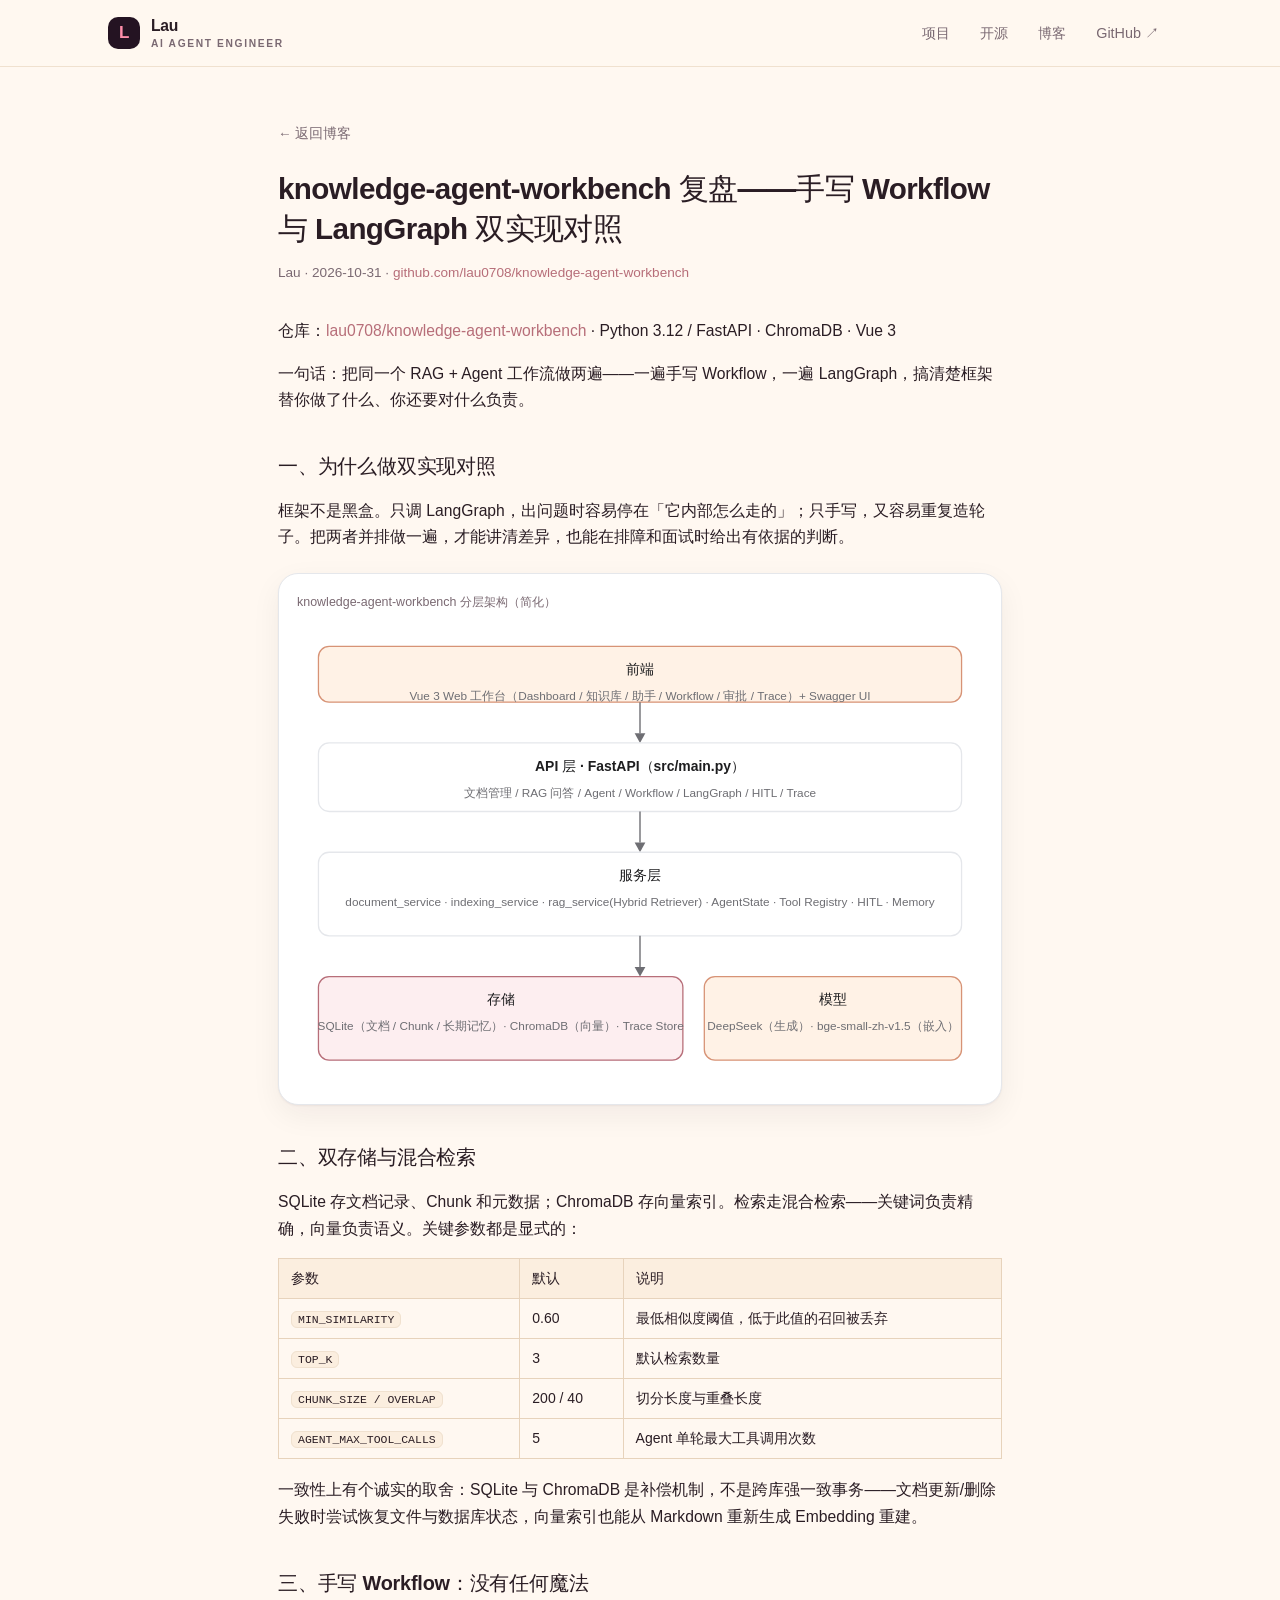
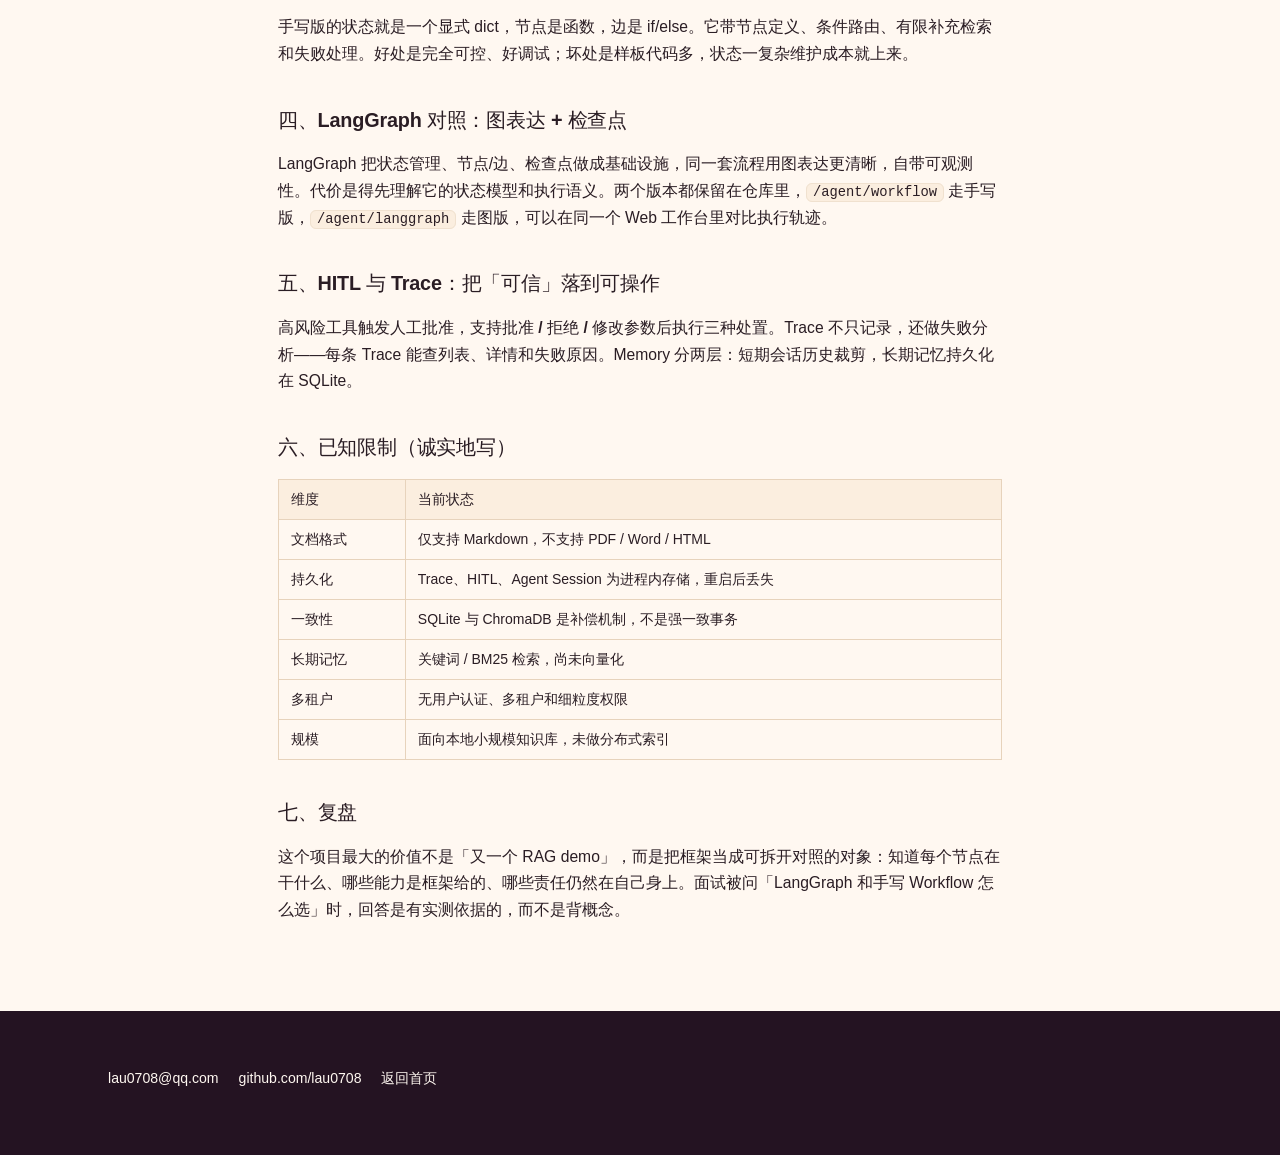
<file: posts/knowledge-agent-workbench-rag.html>
<!doctype html>
<html lang="zh-CN">
<head>
  <meta charset="utf-8" />
  <meta name="viewport" content="width=device-width, initial-scale=1" />
  <title>knowledge-agent-workbench 复盘——手写 Workflow 与 LangGraph 双实现对照 · Lau</title>
  <meta name="description" content="本地 RAG + Agent 工程化项目：SQLite/ChromaDB 双存储、混合检索、手写 Workflow 与 LangGraph 双实现、HITL 审批与 Trace 失败分析。" />
  <link rel="icon" type="image/svg+xml" href="data:image/svg+xml,%3Csvg xmlns='http://www.w3.org/2000/svg' viewBox='0 0 216 216'%3E%3Crect width='216' height='216' rx='46' fill='%23171513'/%3E%3Cpath fill='%23d79376' d='M78 68v-8c0-14 10-24 24-24h6v30h10c22 0 38-14 38-34s-16-34-38-34h-18v40h-26v-8c0-14-10-24-24-24h-6v30h-10C12 36 6 50 6 70s6 34 34 34h18V64h26v8c0 14 10 24 24 24h6V66h10c22 0 38 14 38 34s-16 34-38 34h-18v-40h-26v8c0 14-10 24-24 24h-6v-30h-10c-22 0-38-14-38-34s16-34 38-34h18v40h26z'/%3E%3C/svg%3E" />
  <link rel="stylesheet" href="../style.css" />
</head>
<body>
  <header class="site-header">
    <div class="wrap header-inner">
      <a class="brand" href="../">
        <span class="brand-mark">L</span>
        <span class="brand-text">Lau<small>AI AGENT ENGINEER</small></span>
      </a>
      <nav class="nav">
        <a href="../#projects">项目</a>
        <a href="../#opensource">开源</a>
        <a href="../#blog">博客</a>
        <a href="https://github.com/lau0708" target="_blank" rel="noopener">GitHub ↗</a>
      </nav>
    </div>
  </header>

  <main class="post">
    <a class="back" href="../#blog">← 返回博客</a>
    <header>
      <h1>knowledge-agent-workbench 复盘——手写 Workflow 与 LangGraph 双实现对照</h1>
      <p class="post-meta">Lau · 2026-10-31 · <a href="https://github.com/lau0708/knowledge-agent-workbench" target="_blank" rel="noopener">github.com/lau0708/knowledge-agent-workbench</a></p>
    </header>
    <article>
      <p>仓库：<a href="https://github.com/lau0708/knowledge-agent-workbench" target="_blank" rel="noopener">lau0708/knowledge-agent-workbench</a> · Python 3.12 / FastAPI · ChromaDB · Vue 3</p>
      <p>一句话：把同一个 RAG + Agent 工作流做两遍——一遍手写 Workflow，一遍 LangGraph，搞清楚框架替你做了什么、你还要对什么负责。</p>

      <h2>一、为什么做双实现对照</h2>
      <p>框架不是黑盒。只调 LangGraph，出问题时容易停在「它内部怎么走的」；只手写，又容易重复造轮子。把两者并排做一遍，才能讲清差异，也能在排障和面试时给出有依据的判断。</p>

<div class="dwrap"><div class="cap">knowledge-agent-workbench 分层架构（简化）</div><svg viewBox="0 0 640 430" role="img" aria-label="knowledge-agent-workbench 分层架构"><rect x="20" y="20" width="600" height="52" rx="10" class="dnode-clay"/><text x="320" y="46" text-anchor="middle" class="dtitle">前端</text><text x="320" y="70" text-anchor="middle" class="dsub">Vue 3 Web 工作台（Dashboard / 知识库 / 助手 / Workflow / 审批 / Trace）+ Swagger UI</text><line x1="320" y1="72" x2="320" y2="101" class="dline"/><polygon points="315,101 325,101 320,110" class="arrow"/><rect x="20" y="110" width="600" height="64" rx="10" class="dnode"/><text x="320" y="136" text-anchor="middle" class="dtitle">API 层 · FastAPI（src/main.py）</text><text x="320" y="160" text-anchor="middle" class="dsub">文档管理 / RAG 问答 / Agent / Workflow / LangGraph / HITL / Trace</text><line x1="320" y1="174" x2="320" y2="203" class="dline"/><polygon points="315,203 325,203 320,212" class="arrow"/><rect x="20" y="212" width="600" height="78" rx="10" class="dnode"/><text x="320" y="238" text-anchor="middle" class="dtitle">服务层</text><text x="320" y="262" text-anchor="middle" class="dsub">document_service · indexing_service · rag_service(Hybrid Retriever) · AgentState · Tool Registry · HITL · Memory</text><line x1="320" y1="290" x2="320" y2="319" class="dline"/><polygon points="315,319 325,319 320,328" class="arrow"/><rect x="20" y="328" width="340" height="78" rx="10" class="dnode-fill"/><text x="190" y="354" text-anchor="middle" class="dtitle">存储</text><text x="190" y="378" text-anchor="middle" class="dsub">SQLite（文档 / Chunk / 长期记忆）· ChromaDB（向量）· Trace Store</text><rect x="380" y="328" width="240" height="78" rx="10" class="dnode-clay"/><text x="500" y="354" text-anchor="middle" class="dtitle">模型</text><text x="500" y="378" text-anchor="middle" class="dsub">DeepSeek（生成）· bge-small-zh-v1.5（嵌入）</text></svg></div>

      <h2>二、双存储与混合检索</h2>
      <p>SQLite 存文档记录、Chunk 和元数据；ChromaDB 存向量索引。检索走<strong>混合检索</strong>——关键词负责精确，向量负责语义。关键参数都是显式的：</p>
      <table>
        <thead><tr><th>参数</th><th>默认</th><th>说明</th></tr></thead>
        <tbody>
          <tr><td><code>MIN_SIMILARITY</code></td><td>0.60</td><td>最低相似度阈值，低于此值的召回被丢弃</td></tr>
          <tr><td><code>TOP_K</code></td><td>3</td><td>默认检索数量</td></tr>
          <tr><td><code>CHUNK_SIZE / OVERLAP</code></td><td>200 / 40</td><td>切分长度与重叠长度</td></tr>
          <tr><td><code>AGENT_MAX_TOOL_CALLS</code></td><td>5</td><td>Agent 单轮最大工具调用次数</td></tr>
        </tbody>
      </table>
      <p>一致性上有个诚实的取舍：SQLite 与 ChromaDB 是<strong>补偿机制，不是跨库强一致事务</strong>——文档更新/删除失败时尝试恢复文件与数据库状态，向量索引也能从 Markdown 重新生成 Embedding 重建。</p>

      <h2>三、手写 Workflow：没有任何魔法</h2>
      <p>手写版的状态就是一个显式 dict，节点是函数，边是 if/else。它带节点定义、条件路由、有限补充检索和失败处理。好处是完全可控、好调试；坏处是样板代码多，状态一复杂维护成本就上来。</p>

      <h2>四、LangGraph 对照：图表达 + 检查点</h2>
      <p>LangGraph 把状态管理、节点/边、检查点做成基础设施，同一套流程用图表达更清晰，自带可观测性。代价是得先理解它的状态模型和执行语义。两个版本都保留在仓库里，<code>/agent/workflow</code> 走手写版，<code>/agent/langgraph</code> 走图版，可以在同一个 Web 工作台里对比执行轨迹。</p>

      <h2>五、HITL 与 Trace：把「可信」落到可操作</h2>
      <p>高风险工具触发人工批准，支持<strong>批准 / 拒绝 / 修改参数后执行</strong>三种处置。Trace 不只记录，还做失败分析——每条 Trace 能查列表、详情和失败原因。Memory 分两层：短期会话历史裁剪，长期记忆持久化在 SQLite。</p>

      <h2>六、已知限制（诚实地写）</h2>
      <table>
        <thead><tr><th>维度</th><th>当前状态</th></tr></thead>
        <tbody>
          <tr><td>文档格式</td><td>仅支持 Markdown，不支持 PDF / Word / HTML</td></tr>
          <tr><td>持久化</td><td>Trace、HITL、Agent Session 为进程内存储，重启后丢失</td></tr>
          <tr><td>一致性</td><td>SQLite 与 ChromaDB 是补偿机制，不是强一致事务</td></tr>
          <tr><td>长期记忆</td><td>关键词 / BM25 检索，尚未向量化</td></tr>
          <tr><td>多租户</td><td>无用户认证、多租户和细粒度权限</td></tr>
          <tr><td>规模</td><td>面向本地小规模知识库，未做分布式索引</td></tr>
        </tbody>
      </table>

      <h2>七、复盘</h2>
      <p>这个项目最大的价值不是「又一个 RAG demo」，而是<strong>把框架当成可拆开对照的对象</strong>：知道每个节点在干什么、哪些能力是框架给的、哪些责任仍然在自己身上。面试被问「LangGraph 和手写 Workflow 怎么选」时，回答是有实测依据的，而不是背概念。</p>    </article>
  </main>

  <footer class="site-footer">
    <div class="wrap">
      <div class="row">
        <a href="mailto:lau0708@qq.com">lau0708@qq.com</a>
        <a href="https://github.com/lau0708" target="_blank" rel="noopener">github.com/lau0708</a>
        <a href="../">返回首页</a>
      </div>
    </div>
  </footer>
  <script src="../script.js"></script>
</body>
</html>
</file>
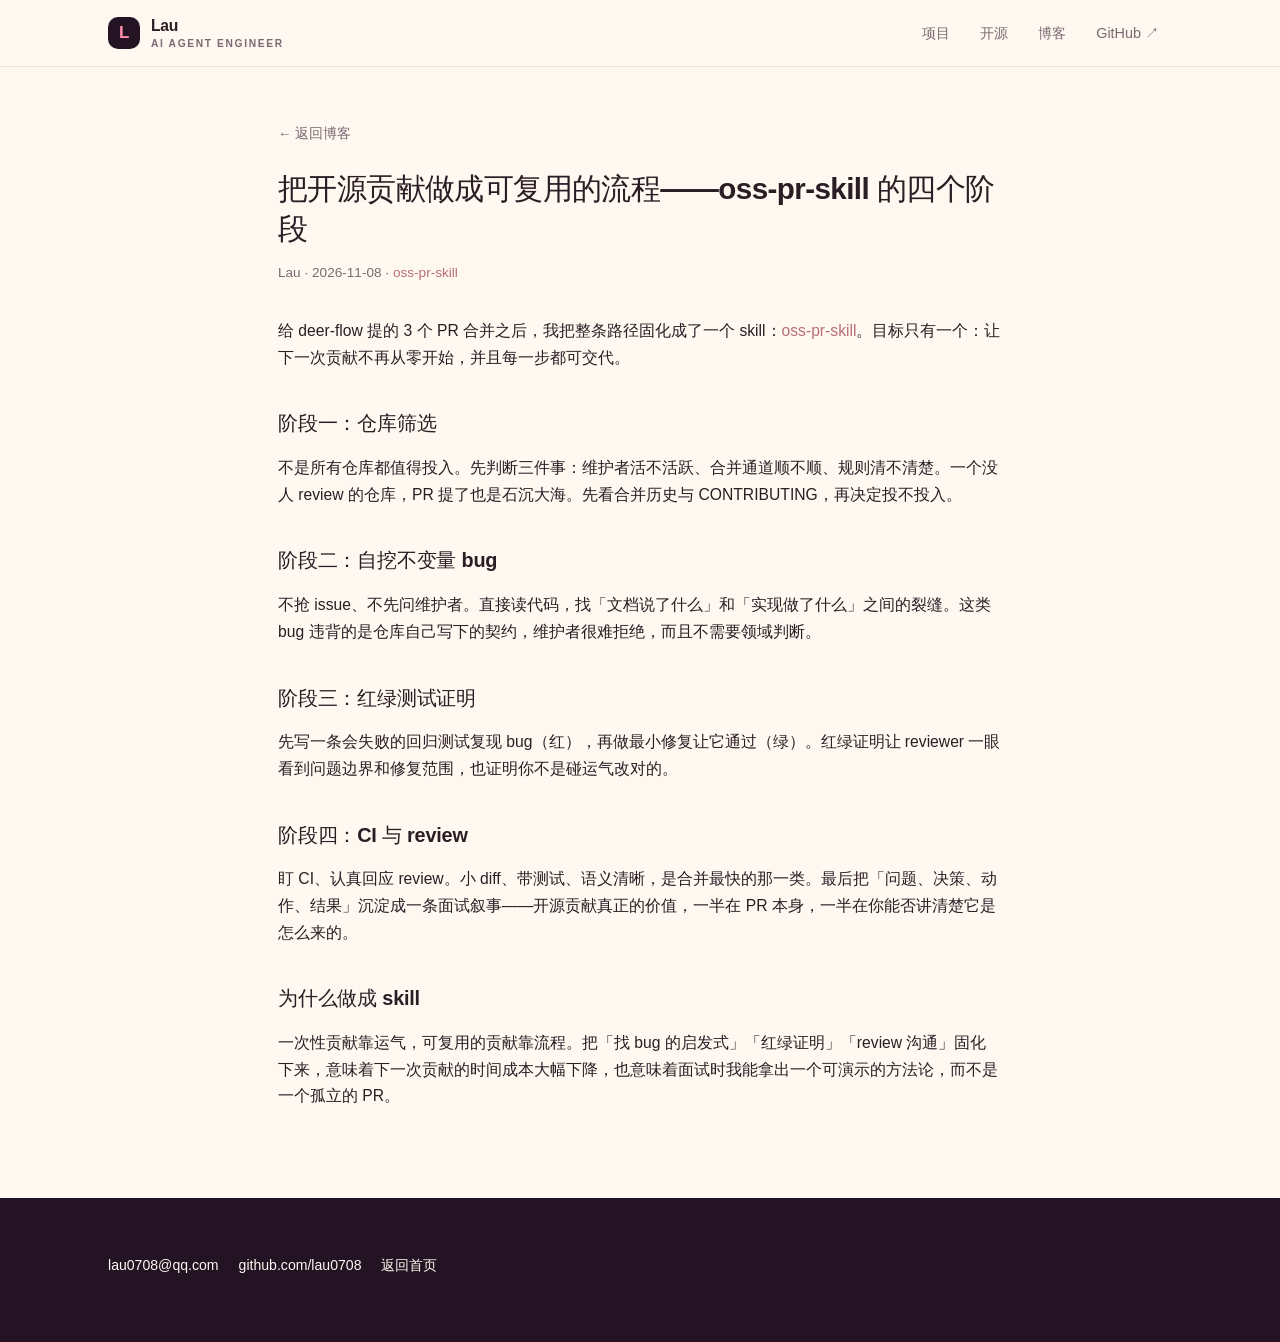
<file: posts/oss-pr-skill-flow.html>
<!doctype html>
<html lang="zh-CN">
<head>
  <meta charset="utf-8" />
  <meta name="viewport" content="width=device-width, initial-scale=1" />
  <title>把开源贡献做成可复用的流程——oss-pr-skill 的四个阶段 · Lau</title>
  <meta name="description" content="把给开源做贡献固化成证据驱动的流程：仓库筛选、自挖不变量 bug、红绿测试证明、CI 与 review 处理，最后沉淀成面试叙事。" />
  <link rel="icon" type="image/svg+xml" href="data:image/svg+xml,%3Csvg xmlns='http://www.w3.org/2000/svg' viewBox='0 0 216 216'%3E%3Crect width='216' height='216' rx='46' fill='%23171513'/%3E%3Cpath fill='%23d79376' d='M78 68v-8c0-14 10-24 24-24h6v30h10c22 0 38-14 38-34s-16-34-38-34h-18v40h-26v-8c0-14-10-24-24-24h-6v30h-10C12 36 6 50 6 70s6 34 34 34h18V64h26v8c0 14 10 24 24 24h6V66h10c22 0 38 14 38 34s-16 34-38 34h-18v-40h-26v8c0 14-10 24-24 24h-6v-30h-10c-22 0-38-14-38-34s16-34 38-34h18v40h26z'/%3E%3C/svg%3E" />
  <link rel="stylesheet" href="../style.css" />
</head>
<body>
  <header class="site-header">
    <div class="wrap header-inner">
      <a class="brand" href="../">
        <span class="brand-mark">L</span>
        <span class="brand-text">Lau<small>AI AGENT ENGINEER</small></span>
      </a>
      <nav class="nav">
        <a href="../#projects">项目</a>
        <a href="../#opensource">开源</a>
        <a href="../#blog">博客</a>
        <a href="https://github.com/lau0708" target="_blank" rel="noopener">GitHub ↗</a>
      </nav>
    </div>
  </header>

  <main class="post">
    <a class="back" href="../#blog">← 返回博客</a>
    <header>
      <h1>把开源贡献做成可复用的流程——oss-pr-skill 的四个阶段</h1>
      <p class="post-meta">Lau · 2026-11-08 · <a href="https://github.com/lau0708/oss-pr-skill" target="_blank" rel="noopener">oss-pr-skill</a></p>
    </header>
    <article>
      <p>给 deer-flow 提的 3 个 PR 合并之后，我把整条路径固化成了一个 skill：<a href="https://github.com/lau0708/oss-pr-skill" target="_blank" rel="noopener">oss-pr-skill</a>。目标只有一个：让下一次贡献不再从零开始，并且每一步都可交代。</p>

      <h2>阶段一：仓库筛选</h2>
      <p>不是所有仓库都值得投入。先判断三件事：维护者活不活跃、合并通道顺不顺、规则清不清楚。一个没人 review 的仓库，PR 提了也是石沉大海。先看合并历史与 CONTRIBUTING，再决定投不投入。</p>

      <h2>阶段二：自挖不变量 bug</h2>
      <p>不抢 issue、不先问维护者。直接读代码，找「文档说了什么」和「实现做了什么」之间的裂缝。这类 bug 违背的是仓库自己写下的契约，维护者很难拒绝，而且不需要领域判断。</p>

      <h2>阶段三：红绿测试证明</h2>
      <p>先写一条会失败的回归测试复现 bug（红），再做最小修复让它通过（绿）。红绿证明让 reviewer 一眼看到问题边界和修复范围，也证明你不是碰运气改对的。</p>

      <h2>阶段四：CI 与 review</h2>
      <p>盯 CI、认真回应 review。小 diff、带测试、语义清晰，是合并最快的那一类。最后把「问题、决策、动作、结果」沉淀成一条面试叙事——开源贡献真正的价值，一半在 PR 本身，一半在你能否讲清楚它是怎么来的。</p>

      <h2>为什么做成 skill</h2>
      <p>一次性贡献靠运气，可复用的贡献靠流程。把「找 bug 的启发式」「红绿证明」「review 沟通」固化下来，意味着下一次贡献的时间成本大幅下降，也意味着面试时我能拿出一个<strong>可演示的方法论</strong>，而不是一个孤立的 PR。</p>    </article>
  </main>

  <footer class="site-footer">
    <div class="wrap">
      <div class="row">
        <a href="mailto:lau0708@qq.com">lau0708@qq.com</a>
        <a href="https://github.com/lau0708" target="_blank" rel="noopener">github.com/lau0708</a>
        <a href="../">返回首页</a>
      </div>
    </div>
  </footer>
  <script src="../script.js"></script>
</body>
</html>
</file>
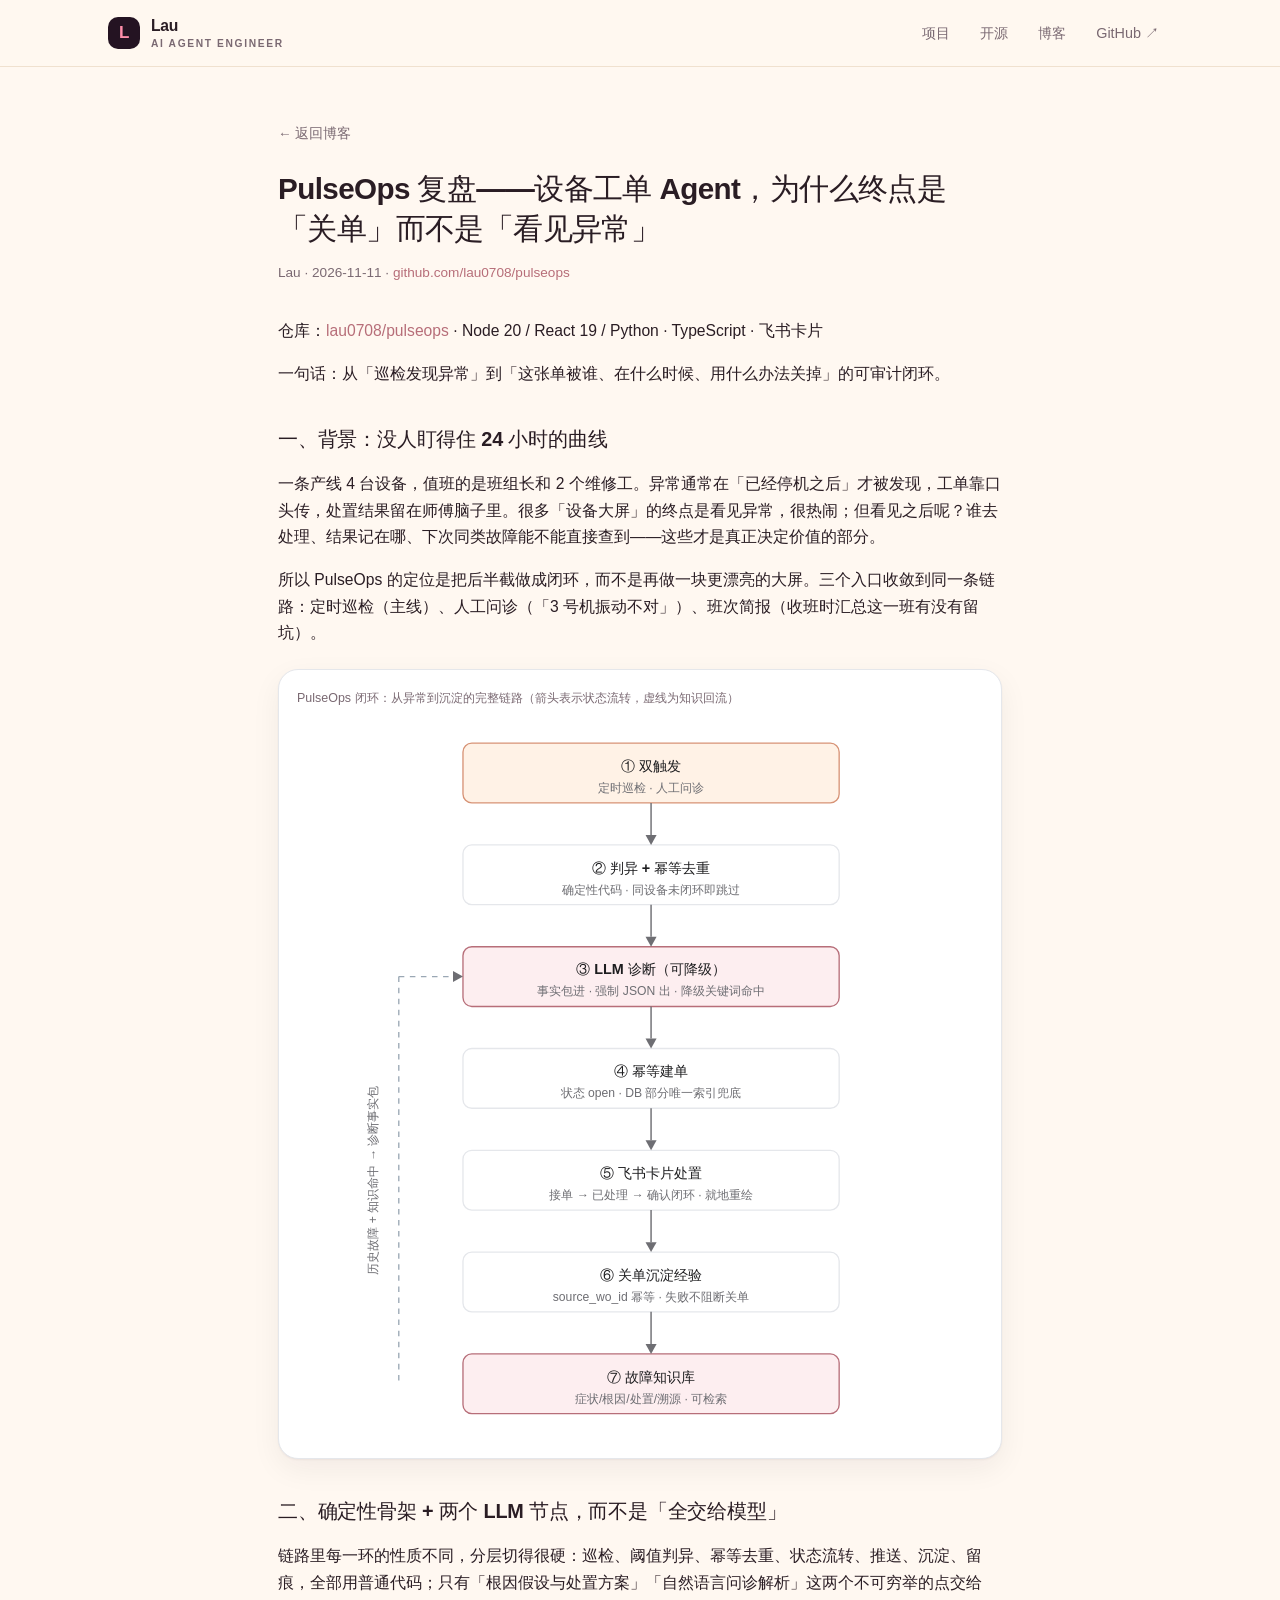
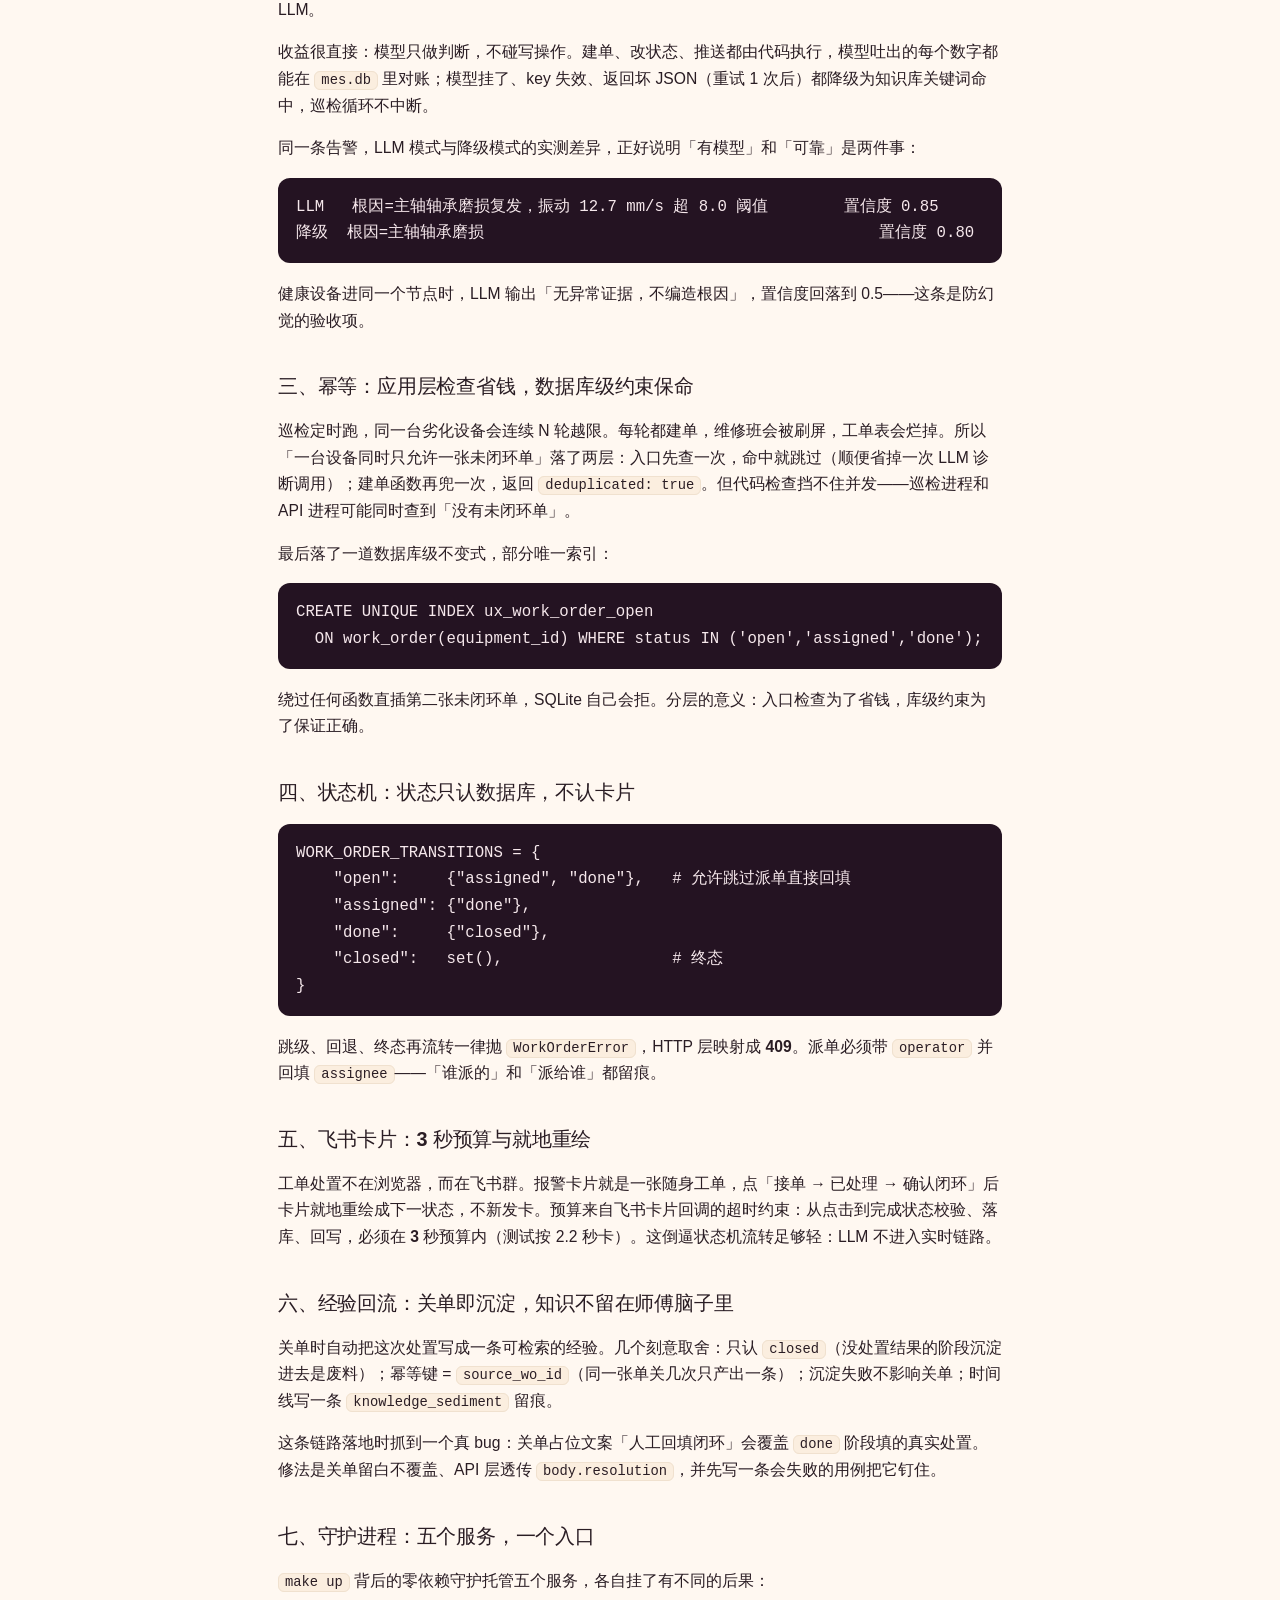
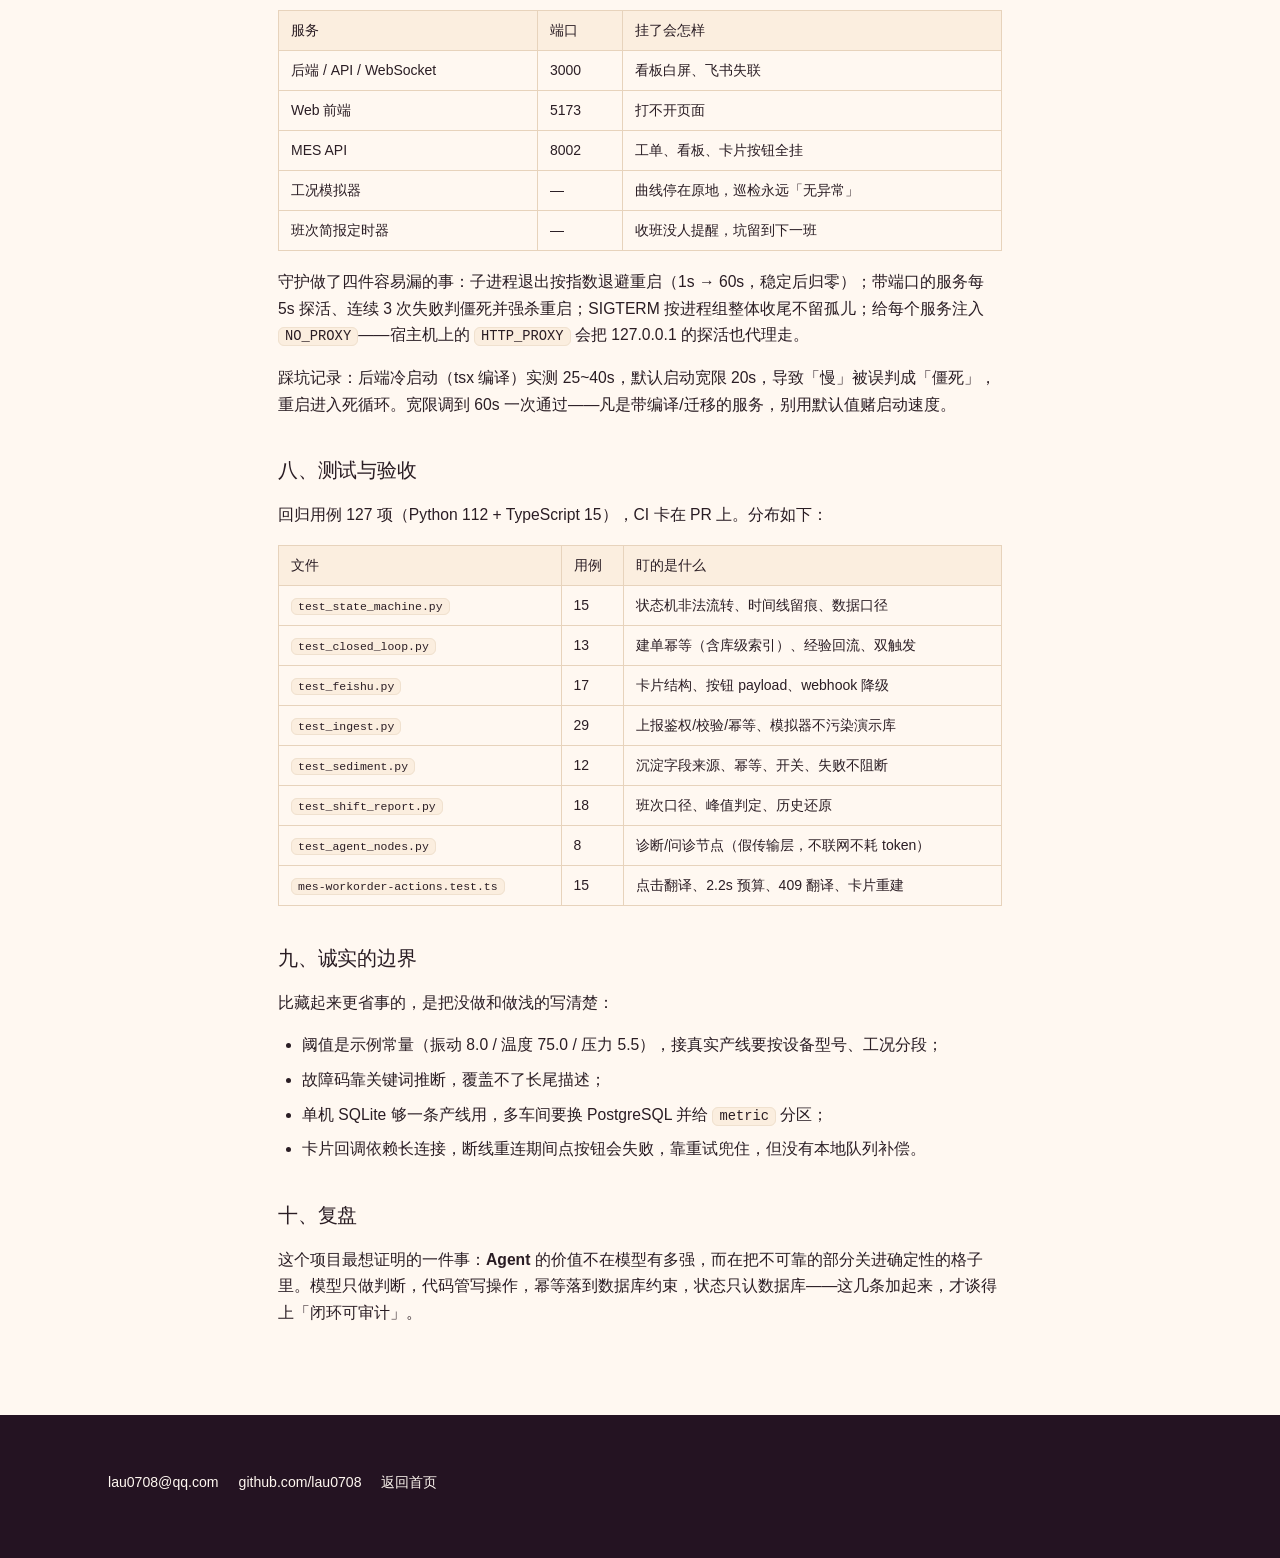
<file: posts/pulseops-close-loop.html>
<!doctype html>
<html lang="zh-CN">
<head>
  <meta charset="utf-8" />
  <meta name="viewport" content="width=device-width, initial-scale=1" />
  <title>PulseOps 复盘——设备工单 Agent，为什么终点是「关单」而不是「看见异常」 · Lau</title>
  <meta name="description" content="面向离散制造的设备工单闭环 Agent：确定性骨架 + 两个 LLM 节点，幂等落在部分唯一索引，状态机只认数据库，关单即沉淀经验，127 项回归。" />
  <link rel="icon" type="image/svg+xml" href="data:image/svg+xml,%3Csvg xmlns='http://www.w3.org/2000/svg' viewBox='0 0 216 216'%3E%3Crect width='216' height='216' rx='46' fill='%23171513'/%3E%3Cpath fill='%23d79376' d='M78 68v-8c0-14 10-24 24-24h6v30h10c22 0 38-14 38-34s-16-34-38-34h-18v40h-26v-8c0-14-10-24-24-24h-6v30h-10C12 36 6 50 6 70s6 34 34 34h18V64h26v8c0 14 10 24 24 24h6V66h10c22 0 38 14 38 34s-16 34-38 34h-18v-40h-26v8c0 14-10 24-24 24h-6v-30h-10c-22 0-38-14-38-34s16-34 38-34h18v40h26z'/%3E%3C/svg%3E" />
  <link rel="stylesheet" href="../style.css" />
</head>
<body>
  <header class="site-header">
    <div class="wrap header-inner">
      <a class="brand" href="../">
        <span class="brand-mark">L</span>
        <span class="brand-text">Lau<small>AI AGENT ENGINEER</small></span>
      </a>
      <nav class="nav">
        <a href="../#projects">项目</a>
        <a href="../#opensource">开源</a>
        <a href="../#blog">博客</a>
        <a href="https://github.com/lau0708" target="_blank" rel="noopener">GitHub ↗</a>
      </nav>
    </div>
  </header>

  <main class="post">
    <a class="back" href="../#blog">← 返回博客</a>
    <header>
      <h1>PulseOps 复盘——设备工单 Agent，为什么终点是「关单」而不是「看见异常」</h1>
      <p class="post-meta">Lau · 2026-11-11 · <a href="https://github.com/lau0708/pulseops" target="_blank" rel="noopener">github.com/lau0708/pulseops</a></p>
    </header>
    <article>
      <p>仓库：<a href="https://github.com/lau0708/pulseops" target="_blank" rel="noopener">lau0708/pulseops</a> · Node 20 / React 19 / Python · TypeScript · 飞书卡片</p>
      <p>一句话：从「巡检发现异常」到「这张单被谁、在什么时候、用什么办法关掉」的可审计闭环。</p>

      <h2>一、背景：没人盯得住 24 小时的曲线</h2>
      <p>一条产线 4 台设备，值班的是班组长和 2 个维修工。异常通常在「已经停机之后」才被发现，工单靠口头传，处置结果留在师傅脑子里。很多「设备大屏」的终点是看见异常，很热闹；但看见之后呢？谁去处理、结果记在哪、下次同类故障能不能直接查到——这些才是真正决定价值的部分。</p>
      <p>所以 PulseOps 的定位是<strong>把后半截做成闭环</strong>，而不是再做一块更漂亮的大屏。三个入口收敛到同一条链路：定时巡检（主线）、人工问诊（「3 号机振动不对」）、班次简报（收班时汇总这一班有没有留坑）。</p>

<div class="dwrap"><div class="cap">PulseOps 闭环：从异常到沉淀的完整链路（箭头表示状态流转，虚线为知识回流）</div><svg viewBox="0 0 620 650" role="img" aria-label="PulseOps 闭环流程"><rect x="150" y="20" width="340" height="54" rx="8" class="dnode-clay"/><text x="320" y="45" text-anchor="middle" class="dtitle">① 双触发</text><text x="320" y="64" text-anchor="middle" class="dsub">定时巡检 · 人工问诊</text><rect x="150" y="112" width="340" height="54" rx="8" class="dnode"/><text x="320" y="137" text-anchor="middle" class="dtitle">② 判异 + 幂等去重</text><text x="320" y="156" text-anchor="middle" class="dsub">确定性代码 · 同设备未闭环即跳过</text><rect x="150" y="204" width="340" height="54" rx="8" class="dnode-fill"/><text x="320" y="229" text-anchor="middle" class="dtitle">③ LLM 诊断（可降级）</text><text x="320" y="248" text-anchor="middle" class="dsub">事实包进 · 强制 JSON 出 · 降级关键词命中</text><rect x="150" y="296" width="340" height="54" rx="8" class="dnode"/><text x="320" y="321" text-anchor="middle" class="dtitle">④ 幂等建单</text><text x="320" y="340" text-anchor="middle" class="dsub">状态 open · DB 部分唯一索引兜底</text><rect x="150" y="388" width="340" height="54" rx="8" class="dnode"/><text x="320" y="413" text-anchor="middle" class="dtitle">⑤ 飞书卡片处置</text><text x="320" y="432" text-anchor="middle" class="dsub">接单 → 已处理 → 确认闭环 · 就地重绘</text><rect x="150" y="480" width="340" height="54" rx="8" class="dnode"/><text x="320" y="505" text-anchor="middle" class="dtitle">⑥ 关单沉淀经验</text><text x="320" y="524" text-anchor="middle" class="dsub">source_wo_id 幂等 · 失败不阻断关单</text><rect x="150" y="572" width="340" height="54" rx="8" class="dnode-fill"/><text x="320" y="597" text-anchor="middle" class="dtitle">⑦ 故障知识库</text><text x="320" y="616" text-anchor="middle" class="dsub">症状/根因/处置/溯源 · 可检索</text><line x1="320" y1="74" x2="320" y2="103" class="dline"/><polygon points="315,103 325,103 320,112" class="arrow"/><line x1="320" y1="166" x2="320" y2="195" class="dline"/><polygon points="315,195 325,195 320,204" class="arrow"/><line x1="320" y1="258" x2="320" y2="287" class="dline"/><polygon points="315,287 325,287 320,296" class="arrow"/><line x1="320" y1="350" x2="320" y2="379" class="dline"/><polygon points="315,379 325,379 320,388" class="arrow"/><line x1="320" y1="442" x2="320" y2="471" class="dline"/><polygon points="315,471 325,471 320,480" class="arrow"/><line x1="320" y1="534" x2="320" y2="563" class="dline"/><polygon points="315,563 325,563 320,572" class="arrow"/><line x1="92" y1="231" x2="92" y2="599" class="dline-dash"/><line x1="92" y1="231" x2="141" y2="231" class="dline-dash"/><polygon points="141,226 141,236 150,231" class="arrow"/><text transform="rotate(-90 72 415)" x="72" y="415" text-anchor="middle" class="dlabel">历史故障 + 知识命中 → 诊断事实包</text></svg></div>

      <h2>二、确定性骨架 + 两个 LLM 节点，而不是「全交给模型」</h2>
      <p>链路里每一环的性质不同，分层切得很硬：巡检、阈值判异、幂等去重、状态流转、推送、沉淀、留痕，全部用普通代码；只有「根因假设与处置方案」「自然语言问诊解析」这两个不可穷举的点交给 LLM。</p>
      <p>收益很直接：<strong>模型只做判断，不碰写操作</strong>。建单、改状态、推送都由代码执行，模型吐出的每个数字都能在 <code>mes.db</code> 里对账；模型挂了、key 失效、返回坏 JSON（重试 1 次后）都降级为知识库关键词命中，巡检循环不中断。</p>
      <p>同一条告警，LLM 模式与降级模式的实测差异，正好说明「有模型」和「可靠」是两件事：</p>
      <pre>LLM   根因=主轴轴承磨损复发，振动 12.7 mm/s 超 8.0 阈值        置信度 0.85
降级  根因=主轴轴承磨损                                          置信度 0.80</pre>
      <p>健康设备进同一个节点时，LLM 输出「无异常证据，不编造根因」，置信度回落到 0.5——这条是防幻觉的验收项。</p>

      <h2>三、幂等：应用层检查省钱，数据库级约束保命</h2>
      <p>巡检定时跑，同一台劣化设备会连续 N 轮越限。每轮都建单，维修班会被刷屏，工单表会烂掉。所以「一台设备同时只允许一张未闭环单」落了两层：入口先查一次，命中就跳过（顺便省掉一次 LLM 诊断调用）；建单函数再兜一次，返回 <code>deduplicated: true</code>。但代码检查挡不住并发——巡检进程和 API 进程可能同时查到「没有未闭环单」。</p>
      <p>最后落了一道<strong>数据库级不变式</strong>，部分唯一索引：</p>
      <pre>CREATE UNIQUE INDEX ux_work_order_open
  ON work_order(equipment_id) WHERE status IN ('open','assigned','done');</pre>
      <p>绕过任何函数直插第二张未闭环单，SQLite 自己会拒。分层的意义：入口检查为了省钱，库级约束为了保证正确。</p>

      <h2>四、状态机：状态只认数据库，不认卡片</h2>
      <pre>WORK_ORDER_TRANSITIONS = {
    "open":     {"assigned", "done"},   # 允许跳过派单直接回填
    "assigned": {"done"},
    "done":     {"closed"},
    "closed":   set(),                  # 终态
}</pre>
      <p>跳级、回退、终态再流转一律抛 <code>WorkOrderError</code>，HTTP 层映射成 <strong>409</strong>。派单必须带 <code>operator</code> 并回填 <code>assignee</code>——「谁派的」和「派给谁」都留痕。</p>

      <h2>五、飞书卡片：3 秒预算与就地重绘</h2>
      <p>工单处置不在浏览器，而在飞书群。报警卡片就是一张随身工单，点「接单 → 已处理 → 确认闭环」后卡片<strong>就地重绘</strong>成下一状态，不新发卡。预算来自飞书卡片回调的超时约束：从点击到完成状态校验、落库、回写，必须在 <strong>3 秒预算</strong>内（测试按 2.2 秒卡）。这倒逼状态机流转足够轻：LLM 不进入实时链路。</p>

      <h2>六、经验回流：关单即沉淀，知识不留在师傅脑子里</h2>
      <p>关单时自动把这次处置写成一条可检索的经验。几个刻意取舍：只认 <code>closed</code>（没处置结果的阶段沉淀进去是废料）；幂等键 = <code>source_wo_id</code>（同一张单关几次只产出一条）；沉淀失败不影响关单；时间线写一条 <code>knowledge_sediment</code> 留痕。</p>
      <p>这条链路落地时抓到一个真 bug：关单占位文案「人工回填闭环」会覆盖 <code>done</code> 阶段填的真实处置。修法是关单留白不覆盖、API 层透传 <code>body.resolution</code>，并先写一条会失败的用例把它钉住。</p>

      <h2>七、守护进程：五个服务，一个入口</h2>
      <p><code>make up</code> 背后的零依赖守护托管五个服务，各自挂了有不同的后果：</p>
      <table>
        <thead><tr><th>服务</th><th>端口</th><th>挂了会怎样</th></tr></thead>
        <tbody>
          <tr><td>后端 / API / WebSocket</td><td>3000</td><td>看板白屏、飞书失联</td></tr>
          <tr><td>Web 前端</td><td>5173</td><td>打不开页面</td></tr>
          <tr><td>MES API</td><td>8002</td><td>工单、看板、卡片按钮全挂</td></tr>
          <tr><td>工况模拟器</td><td>—</td><td>曲线停在原地，巡检永远「无异常」</td></tr>
          <tr><td>班次简报定时器</td><td>—</td><td>收班没人提醒，坑留到下一班</td></tr>
        </tbody>
      </table>
      <p>守护做了四件容易漏的事：子进程退出按指数退避重启（1s → 60s，稳定后归零）；带端口的服务每 5s 探活、连续 3 次失败判僵死并强杀重启；SIGTERM 按进程组整体收尾不留孤儿；给每个服务注入 <code>NO_PROXY</code>——宿主机上的 <code>HTTP_PROXY</code> 会把 127.0.0.1 的探活也代理走。</p>
      <p>踩坑记录：后端冷启动（tsx 编译）实测 25~40s，默认启动宽限 20s，导致「慢」被误判成「僵死」，重启进入死循环。宽限调到 60s 一次通过——凡是带编译/迁移的服务，别用默认值赌启动速度。</p>

      <h2>八、测试与验收</h2>
      <p>回归用例 127 项（Python 112 + TypeScript 15），CI 卡在 PR 上。分布如下：</p>
      <table>
        <thead><tr><th>文件</th><th>用例</th><th>盯的是什么</th></tr></thead>
        <tbody>
          <tr><td><code>test_state_machine.py</code></td><td>15</td><td>状态机非法流转、时间线留痕、数据口径</td></tr>
          <tr><td><code>test_closed_loop.py</code></td><td>13</td><td>建单幂等（含库级索引）、经验回流、双触发</td></tr>
          <tr><td><code>test_feishu.py</code></td><td>17</td><td>卡片结构、按钮 payload、webhook 降级</td></tr>
          <tr><td><code>test_ingest.py</code></td><td>29</td><td>上报鉴权/校验/幂等、模拟器不污染演示库</td></tr>
          <tr><td><code>test_sediment.py</code></td><td>12</td><td>沉淀字段来源、幂等、开关、失败不阻断</td></tr>
          <tr><td><code>test_shift_report.py</code></td><td>18</td><td>班次口径、峰值判定、历史还原</td></tr>
          <tr><td><code>test_agent_nodes.py</code></td><td>8</td><td>诊断/问诊节点（假传输层，不联网不耗 token）</td></tr>
          <tr><td><code>mes-workorder-actions.test.ts</code></td><td>15</td><td>点击翻译、2.2s 预算、409 翻译、卡片重建</td></tr>
        </tbody>
      </table>

      <h2>九、诚实的边界</h2>
      <p>比藏起来更省事的，是把没做和做浅的写清楚：</p>
      <ul>
        <li>阈值是示例常量（振动 8.0 / 温度 75.0 / 压力 5.5），接真实产线要按设备型号、工况分段；</li>
        <li>故障码靠关键词推断，覆盖不了长尾描述；</li>
        <li>单机 SQLite 够一条产线用，多车间要换 PostgreSQL 并给 <code>metric</code> 分区；</li>
        <li>卡片回调依赖长连接，断线重连期间点按钮会失败，靠重试兜住，但没有本地队列补偿。</li>
      </ul>

      <h2>十、复盘</h2>
      <p>这个项目最想证明的一件事：<strong>Agent 的价值不在模型有多强，而在把不可靠的部分关进确定性的格子里</strong>。模型只做判断，代码管写操作，幂等落到数据库约束，状态只认数据库——这几条加起来，才谈得上「闭环可审计」。</p>    </article>
  </main>

  <footer class="site-footer">
    <div class="wrap">
      <div class="row">
        <a href="mailto:lau0708@qq.com">lau0708@qq.com</a>
        <a href="https://github.com/lau0708" target="_blank" rel="noopener">github.com/lau0708</a>
        <a href="../">返回首页</a>
      </div>
    </div>
  </footer>
  <script src="../script.js"></script>
</body>
</html>
</file>
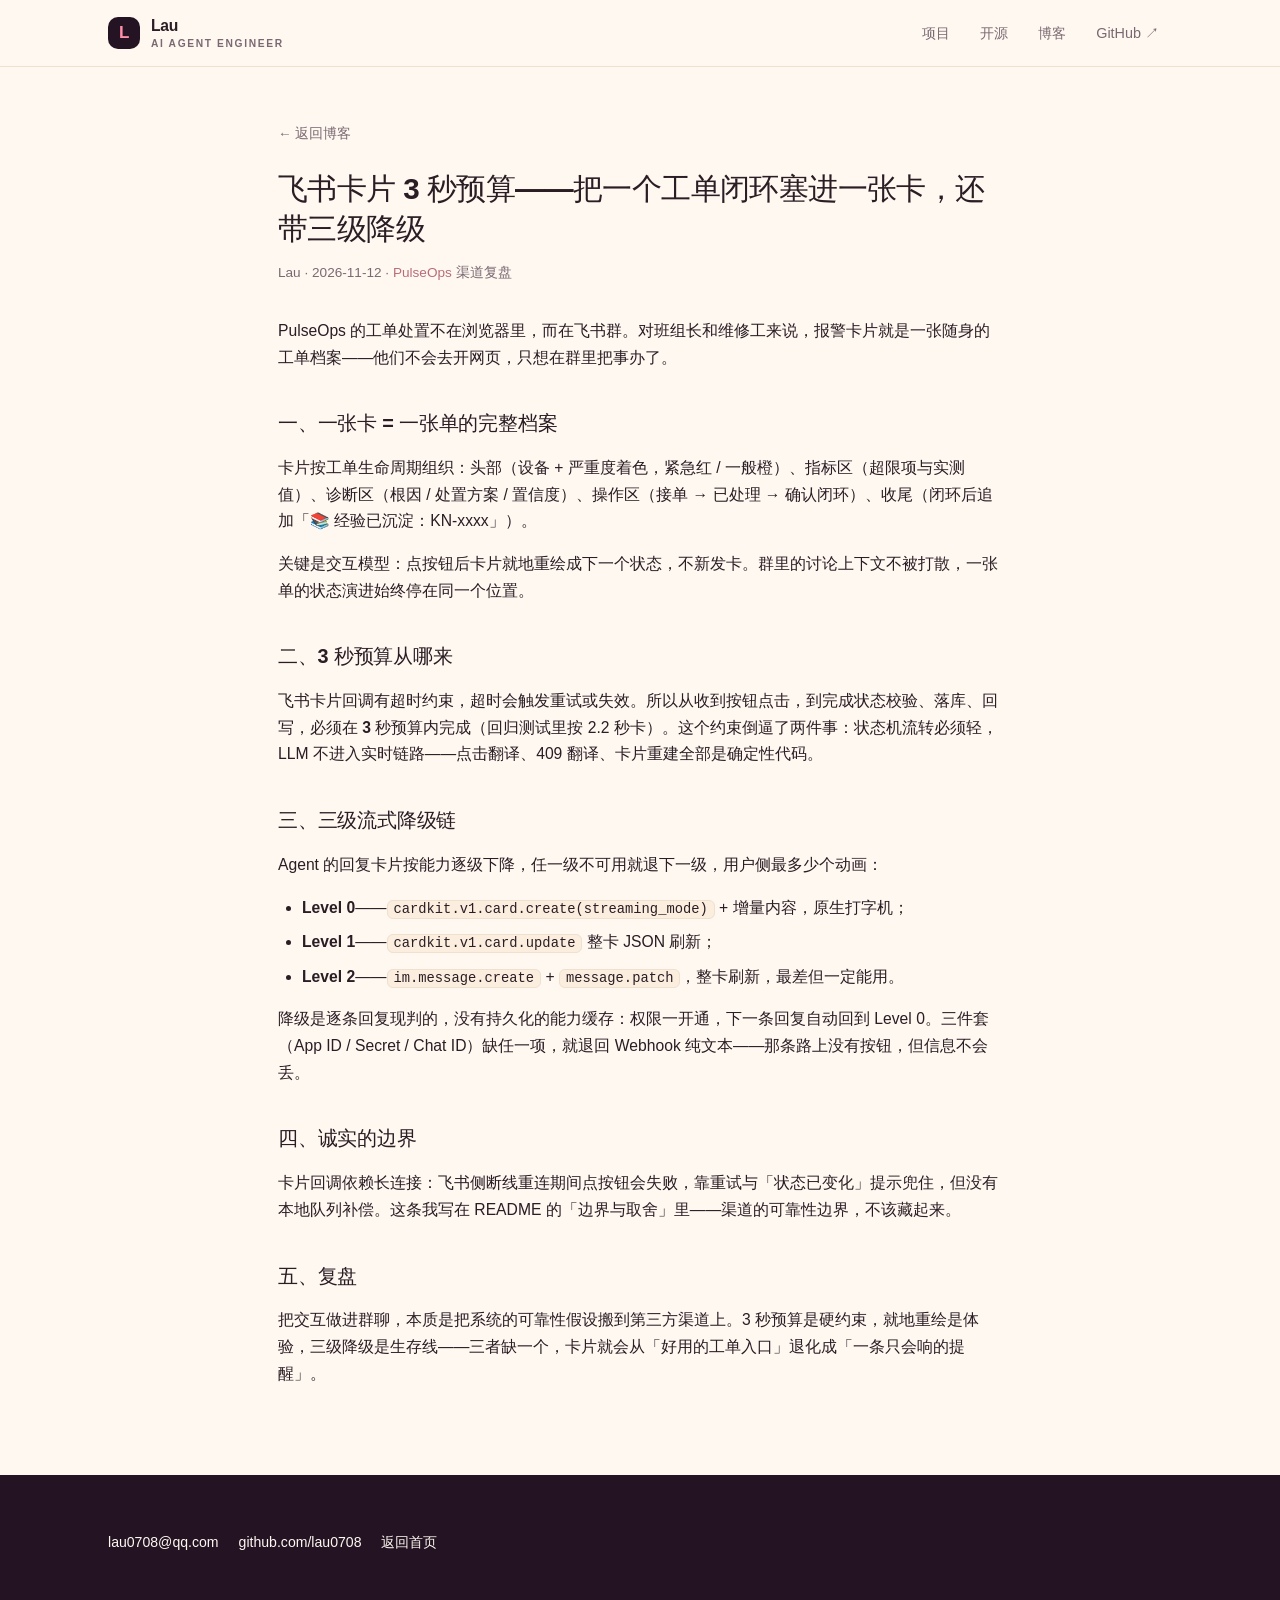
<file: posts/pulseops-feishu-card.html>
<!doctype html>
<html lang="zh-CN">
<head>
  <meta charset="utf-8" />
  <meta name="viewport" content="width=device-width, initial-scale=1" />
  <title>飞书卡片 3 秒预算——把一个工单闭环塞进一张卡，还带三级降级 · Lau</title>
  <meta name="description" content="报警卡片就是一张随身工单：就地重绘、3 秒回调预算、Level 0/1/2 三级流式降级链，以及 Webhook 纯文本兜底。" />
  <link rel="icon" type="image/svg+xml" href="data:image/svg+xml,%3Csvg xmlns='http://www.w3.org/2000/svg' viewBox='0 0 216 216'%3E%3Crect width='216' height='216' rx='46' fill='%23171513'/%3E%3Cpath fill='%23d79376' d='M78 68v-8c0-14 10-24 24-24h6v30h10c22 0 38-14 38-34s-16-34-38-34h-18v40h-26v-8c0-14-10-24-24-24h-6v30h-10C12 36 6 50 6 70s6 34 34 34h18V64h26v8c0 14 10 24 24 24h6V66h10c22 0 38 14 38 34s-16 34-38 34h-18v-40h-26v8c0 14-10 24-24 24h-6v-30h-10c-22 0-38-14-38-34s16-34 38-34h18v40h26z'/%3E%3C/svg%3E" />
  <link rel="stylesheet" href="../style.css" />
</head>
<body>
  <header class="site-header">
    <div class="wrap header-inner">
      <a class="brand" href="../">
        <span class="brand-mark">L</span>
        <span class="brand-text">Lau<small>AI AGENT ENGINEER</small></span>
      </a>
      <nav class="nav">
        <a href="../#projects">项目</a>
        <a href="../#opensource">开源</a>
        <a href="../#blog">博客</a>
        <a href="https://github.com/lau0708" target="_blank" rel="noopener">GitHub ↗</a>
      </nav>
    </div>
  </header>

  <main class="post">
    <a class="back" href="../#blog">← 返回博客</a>
    <header>
      <h1>飞书卡片 3 秒预算——把一个工单闭环塞进一张卡，还带三级降级</h1>
      <p class="post-meta">Lau · 2026-11-12 · <a href="https://github.com/lau0708/pulseops" target="_blank" rel="noopener">PulseOps</a> 渠道复盘</p>
    </header>
    <article>
      <p>PulseOps 的工单处置不在浏览器里，而在飞书群。对班组长和维修工来说，报警卡片就是一张随身的工单档案——他们不会去开网页，只想在群里把事办了。</p>

      <h2>一、一张卡 = 一张单的完整档案</h2>
      <p>卡片按工单生命周期组织：头部（设备 + 严重度着色，紧急红 / 一般橙）、指标区（超限项与实测值）、诊断区（根因 / 处置方案 / 置信度）、操作区（接单 → 已处理 → 确认闭环）、收尾（闭环后追加「📚 经验已沉淀：KN-xxxx」）。</p>
      <p>关键是交互模型：点按钮后卡片<strong>就地重绘</strong>成下一个状态，不新发卡。群里的讨论上下文不被打散，一张单的状态演进始终停在同一个位置。</p>

      <h2>二、3 秒预算从哪来</h2>
      <p>飞书卡片回调有超时约束，超时会触发重试或失效。所以从收到按钮点击，到完成状态校验、落库、回写，必须在 <strong>3 秒预算</strong>内完成（回归测试里按 2.2 秒卡）。这个约束倒逼了两件事：状态机流转必须轻，LLM 不进入实时链路——点击翻译、409 翻译、卡片重建全部是确定性代码。</p>

      <h2>三、三级流式降级链</h2>
      <p>Agent 的回复卡片按能力逐级下降，任一级不可用就退下一级，用户侧最多少个动画：</p>
      <ul>
        <li><strong>Level 0</strong>——<code>cardkit.v1.card.create(streaming_mode)</code> + 增量内容，原生打字机；</li>
        <li><strong>Level 1</strong>——<code>cardkit.v1.card.update</code> 整卡 JSON 刷新；</li>
        <li><strong>Level 2</strong>——<code>im.message.create</code> + <code>message.patch</code>，整卡刷新，最差但一定能用。</li>
      </ul>
      <p>降级是<strong>逐条回复现判</strong>的，没有持久化的能力缓存：权限一开通，下一条回复自动回到 Level 0。三件套（App ID / Secret / Chat ID）缺任一项，就退回 Webhook 纯文本——那条路上没有按钮，但信息不会丢。</p>

      <h2>四、诚实的边界</h2>
      <p>卡片回调依赖长连接：飞书侧断线重连期间点按钮会失败，靠重试与「状态已变化」提示兜住，但没有本地队列补偿。这条我写在 README 的「边界与取舍」里——渠道的可靠性边界，不该藏起来。</p>

      <h2>五、复盘</h2>
      <p>把交互做进群聊，本质是<strong>把系统的可靠性假设搬到第三方渠道上</strong>。3 秒预算是硬约束，就地重绘是体验，三级降级是生存线——三者缺一个，卡片就会从「好用的工单入口」退化成「一条只会响的提醒」。</p>    </article>
  </main>

  <footer class="site-footer">
    <div class="wrap">
      <div class="row">
        <a href="mailto:lau0708@qq.com">lau0708@qq.com</a>
        <a href="https://github.com/lau0708" target="_blank" rel="noopener">github.com/lau0708</a>
        <a href="../">返回首页</a>
      </div>
    </div>
  </footer>
  <script src="../script.js"></script>
</body>
</html>
</file>
<file: style.css>
/* ============================================================
   Lau · Portfolio — warm editorial theme
   Inspired by the immersive scroll-driven landing page pattern:
   cream canvas, deep plum bands, calligraphic display type.
   ============================================================ */
:root {
  --cream: #fff8f1;
  --cream-2: #fbeedf;
  --surface: #ffffff;
  --ink: #241322;
  --ink-2: #2c1825;
  --ink-3: #3a2130;
  --text: #2a1d24;
  --muted: #7a6972;
  --border: #f0e1cf;
  --border-strong: #e7d3bc;

  --rose: #b76e79;
  --pink: #ff8fab;
  --purple: #7c5cff;
  --yellow: #ffd43b;
  --blue: #74c0fc;

  --radius: 14px;
  --radius-lg: 20px;
  --shadow-card: 0 1px 2px rgba(36,19,34,.05), 0 10px 30px rgba(36,19,34,.06);
  --shadow-float: 0 24px 70px rgba(36,19,34,.16);

  --font-display-cn: "Ma Shan Zheng", "ZCOOL XiaoWei", "KaiTi", "STKaiti", cursive;
  --font-display-en: "Space Grotesk", -apple-system, BlinkMacSystemFont, "Segoe UI", sans-serif;
  --font-body: -apple-system, BlinkMacSystemFont, "SF Pro Text", "Segoe UI", Inter,
    "PingFang SC", "Hiragino Sans GB", "Microsoft YaHei", "Helvetica Neue", Arial, sans-serif;

  color: var(--text);
  background: var(--cream);
  font-size: 16px;
  font-synthesis: none;
  -webkit-font-smoothing: antialiased;
  text-rendering: optimizeLegibility;
}

* { box-sizing: border-box; }
html { scroll-behavior: smooth; }
body { margin: 0; line-height: 1.7; background: var(--cream); color: var(--text); font-family: var(--font-body); }
button, input, select, textarea { font: inherit; }
a { color: var(--rose); text-decoration: none; }
a:hover { text-decoration: underline; text-underline-offset: 3px; }
h1, h2, h3, p { margin: 0; }
h1, h2, h3 { color: var(--text); }
svg { flex-shrink: 0; vertical-align: middle; }
img { max-width: 100%; }

.wrap { max-width: 1120px; margin: 0 auto; padding: 0 28px; }
.muted { color: var(--muted); }
.small { font-size: .8rem; }

/* ===== Header ===== */
.site-header {
  position: sticky; top: 0; z-index: 30;
  background: rgba(255,248,241,.82);
  backdrop-filter: saturate(180%) blur(14px);
  -webkit-backdrop-filter: saturate(180%) blur(14px);
  border-bottom: 1px solid var(--border);
}
.header-inner { display: flex; align-items: center; height: 66px; gap: 14px; }
.brand { display: flex; align-items: center; gap: 11px; color: var(--text); font-weight: 700; letter-spacing: -.02em; }
.brand:hover { text-decoration: none; color: var(--text); }
.brand-mark {
  width: 32px; height: 32px; border-radius: 10px; flex: none;
  display: inline-flex; align-items: center; justify-content: center;
  background: var(--ink); color: var(--pink);
  font-family: var(--font-display-en); font-weight: 700; font-size: 17px;
}
.brand-text { font-size: .98rem; line-height: 1.1; }
.brand-text small { display: block; letter-spacing: .16em; font-size: .64rem; font-weight: 600; color: var(--muted); margin-top: 3px; }
.nav { margin-left: auto; display: flex; align-items: center; gap: 4px; }
.nav a { color: var(--muted); padding: 8px 13px; border-radius: 999px; font-size: .9rem; font-weight: 500; }
.nav a:hover { color: var(--text); background: rgba(36,19,34,.06); text-decoration: none; }
.nav .nav-cta { color: var(--cream); background: var(--ink); padding: 8px 16px; }
.nav .nav-cta:hover { background: var(--ink-2); color: var(--pink); }

/* ===== Hero ===== */
.hero {
  position: relative; min-height: 100vh; display: flex; flex-direction: column; justify-content: center;
  padding: 140px 0 150px; overflow: hidden; background: var(--ink); color: var(--cream);
}
.hero-bg {
  position: absolute; inset: 0; z-index: 0;
  background-image: url("./hero-bg.svg");
  background-size: cover; background-position: center;
}
.hero-scrim {
  position: absolute; inset: 0; z-index: 1; pointer-events: none;
  background:
    linear-gradient(180deg, rgba(36,19,34,.30), rgba(36,19,34,.46) 58%, rgba(36,19,34,.94)),
    linear-gradient(100deg, rgba(36,19,34,.78) 0%, rgba(36,19,34,.10) 48%, rgba(36,19,34,.66) 100%);
}
.hero-inner { position: relative; z-index: 2; display: grid; grid-template-columns: 1.2fr .8fr; gap: 48px; align-items: center; }
.hero-micro {
  position: absolute; z-index: 2; font-family: var(--font-display-en);
  font-size: .7rem; letter-spacing: .34em; text-transform: uppercase; color: rgba(255,248,241,.55);
  writing-mode: vertical-rl;
}
.hero-micro-no { top: 118px; right: 36px; }
.hero-micro-scroll { bottom: 130px; left: 36px; }
.kicker {
  font-family: var(--font-display-en); font-size: .72rem; font-weight: 600;
  letter-spacing: .24em; color: var(--rose); text-transform: uppercase; margin-bottom: 22px;
}
.kicker-hero { color: var(--pink); }
.hero-name { display: flex; flex-direction: column; gap: 4px; line-height: 1; }
.hero-cn { font-family: var(--font-display-cn); font-weight: 400; font-size: clamp(3.4rem, 9vw, 7rem); color: var(--cream); }
.hero-en {
  font-family: var(--font-display-en); font-weight: 700;
  font-size: clamp(3rem, 8vw, 6rem); letter-spacing: .18em; color: transparent;
  -webkit-text-stroke: 2px var(--cream); margin-left: 2px;
}
.hero-line { margin-top: 26px; max-width: 620px; font-size: 1.05rem; color: #d9c6cf; }
.hero-line em { font-style: normal; color: var(--cream); font-weight: 650; }
.hero-actions { display: flex; flex-wrap: wrap; gap: 12px; margin-top: 30px; }
.hero-note { margin-top: 22px; font-size: .84rem; color: #c9a9c0; }
.hero .btn-ghost { color: var(--cream); border-color: rgba(255,248,241,.34); }
.hero .btn-ghost:hover { border-color: var(--pink); color: var(--pink); }

.btn {
  display: inline-flex; align-items: center; gap: 8px; padding: 12px 22px;
  border-radius: 999px; font-weight: 600; font-size: .92rem; border: 1px solid transparent;
  transition: transform .15s ease, box-shadow .15s ease, background .15s ease;
}
.btn:hover { text-decoration: none; transform: translateY(-2px); }
.btn-solid { background: var(--ink); color: var(--cream); box-shadow: 0 10px 24px rgba(36,19,34,.18); }
.btn-solid:hover { background: var(--ink-2); color: var(--pink); }
.btn-ghost { background: transparent; color: var(--text); border-color: var(--border-strong); }
.btn-ghost:hover { border-color: var(--rose); color: var(--rose); }

.hero-visual { position: relative; display: flex; flex-direction: column; align-items: center; gap: 14px; }
.hero-avatar { margin: 0; }
.hero-avatar img {
  width: 168px; height: 168px; object-fit: cover; border-radius: 34px;
  border: 1px solid var(--border-strong); box-shadow: var(--shadow-float); background: #fff;
}
.hero-chip {
  position: absolute; padding: 8px 14px; border-radius: 999px; font-size: .78rem; font-weight: 650;
  box-shadow: var(--shadow-card); border: 1px solid var(--border-strong); background: #fff;
  font-family: var(--font-display-en); letter-spacing: .02em; white-space: nowrap;
}
.chip-rose { top: 0; right: -18px; color: var(--rose); }
.chip-purple { top: 96px; left: -54px; color: var(--purple); }
.chip-yellow { bottom: 8px; right: -28px; color: #8a6500; }

.hero-scroll {
  position: absolute; left: 50%; bottom: 30px; transform: translateX(-50%);
  display: flex; flex-direction: column; align-items: center; gap: 6px;
  font-family: var(--font-display-en); font-size: .68rem; letter-spacing: .32em; color: #c9a9c0;
}
.hero-scroll-arrow { font-size: 1.05rem; animation: bob 1.8s ease-in-out infinite; }
@keyframes bob { 0%, 100% { transform: translateY(0); } 50% { transform: translateY(7px); } }

/* ===== Ticker ===== */
.ticker { overflow: hidden; border-top: 1px solid var(--border); border-bottom: 1px solid var(--border); background: var(--surface); }
.ticker-track { display: flex; gap: 26px; width: max-content; padding: 14px 0; animation: marquee 28s linear infinite; }
.ticker-track span { font-family: var(--font-display-en); font-size: .78rem; letter-spacing: .22em; color: var(--muted); white-space: nowrap; }
@keyframes marquee { to { transform: translateX(-50%); } }

/* ===== Band (transition) ===== */
.band { background: var(--ink); color: var(--cream); padding: 72px 0; }
.band-inner { display: flex; flex-direction: column; gap: 12px; }
.band-cn { font-family: var(--font-display-cn); font-size: clamp(1.7rem, 4.4vw, 3rem); line-height: 1.35; }
.band-en { font-family: var(--font-display-en); font-size: .76rem; letter-spacing: .3em; color: var(--pink); }

/* ===== Sections ===== */
.section { padding: 88px 0; }
.section-alt { background: var(--cream-2); border-top: 1px solid var(--border); border-bottom: 1px solid var(--border); }
.pagehead { max-width: 760px; margin-bottom: 44px; }
.pagehead h2 { font-size: clamp(1.5rem, 3.2vw, 2.1rem); letter-spacing: -.02em; font-weight: 700; }
.pagehead .subtitle { margin-top: 12px; color: var(--muted); font-size: .96rem; }

/* ===== Fragment gallery ===== */
.frag-grid { display: grid; grid-template-columns: repeat(3, 1fr); gap: 22px; }
.frag {
  display: block; background: var(--surface); border: 1px solid var(--border);
  border-radius: var(--radius-lg); overflow: hidden; box-shadow: var(--shadow-card);
  transition: transform .2s ease, box-shadow .2s ease; color: var(--text);
}
.frag:hover { text-decoration: none; transform: translateY(-5px); box-shadow: var(--shadow-float); }
.frag-media { position: relative; margin: 0; aspect-ratio: 4 / 3; background: var(--cream-2); overflow: hidden; }
.frag-media img { width: 100%; height: 100%; object-fit: cover; object-position: top; display: block; transition: transform .5s ease; }
.frag:hover .frag-media img { transform: scale(1.04); }
.frag-no {
  position: absolute; left: 12px; top: 12px; padding: 5px 11px; border-radius: 999px;
  background: rgba(36,19,34,.78); color: var(--pink); font-family: var(--font-display-en);
  font-size: .7rem; letter-spacing: .1em; backdrop-filter: blur(4px);
}
.frag-body { padding: 18px 18px 20px; }
.frag-body h3 { font-size: 1.02rem; font-weight: 700; letter-spacing: -.01em; }
.frag-body p { margin-top: 8px; font-size: .87rem; color: var(--muted); }

.gallery-note { margin-top: 18px; max-width: 72ch; font-size: .98rem; color: var(--text); }
.gallery-sign { margin-top: 30px; text-align: right; font-family: var(--font-display-cn); font-size: 1.5rem; color: var(--rose); }

/* ===== Project cards ===== */
.grid { display: grid; grid-template-columns: repeat(2, 1fr); gap: 22px; }
.card { background: var(--surface); border: 1px solid var(--border); border-radius: var(--radius-lg); padding: 26px 26px 24px; box-shadow: var(--shadow-card); display: flex; flex-direction: column; gap: 14px; }
.card h3 { font-size: 1.08rem; letter-spacing: -.01em; }
.card h3 a { color: var(--text); }
.card h3 a:hover { color: var(--rose); }
.card p { font-size: .92rem; color: var(--muted); }
.card .meta { font-size: .84rem; color: var(--muted); margin-top: auto; }
.card .meta a { color: var(--rose); font-weight: 600; }

.metrics { display: flex; flex-wrap: wrap; gap: 6px 16px; }
.metric { font-size: .8rem; color: var(--muted); white-space: nowrap; font-family: var(--font-display-en); }
.metric b { font-weight: 700; color: var(--ink); font-size: .92rem; }

.tags { display: flex; flex-wrap: wrap; gap: 7px; }
.tag {
  font-size: .74rem; font-weight: 600; color: var(--text); padding: 4px 11px;
  border: 1px solid var(--border-strong); border-radius: 999px; background: var(--cream);
}

/* ===== PR rows (open source + blog list) ===== */
.pr-row { display: grid; grid-template-columns: 130px 1fr; gap: 18px; padding: 20px 0; border-bottom: 1px solid var(--border); }
.pr-row:last-child { border-bottom: 0; }
.pr-num { font-family: var(--font-display-en); font-size: .86rem; font-weight: 700; color: var(--rose); letter-spacing: .04em; padding-top: 3px; }
.pr-body h3 { font-size: 1.02rem; font-weight: 700; letter-spacing: -.01em; }
.pr-body h3 a { color: var(--text); }
.pr-body h3 a:hover { color: var(--rose); }
.pr-body p { margin-top: 6px; font-size: .9rem; color: var(--muted); max-width: 78ch; }
.pr-body .meta { margin-top: 8px; font-size: .78rem; color: var(--muted); }
.pr-body .meta a { color: var(--rose); }

/* ===== Work ===== */
.work {
  background: var(--surface); border: 1px solid var(--border); border-radius: var(--radius-lg);
  border-left: 4px solid var(--rose); padding: 26px 28px; box-shadow: var(--shadow-card);
}
.work h3 { font-size: 1.08rem; }
.work .org { color: var(--rose); font-size: .86rem; font-weight: 600; margin: 6px 0 12px; }
.work p { font-size: .94rem; color: var(--muted); max-width: 78ch; }

/* ===== Data center ===== */
.datacenter { background: var(--ink); color: var(--cream); padding: 88px 0; }
.pagehead-dark h2 { color: var(--cream); }
.pagehead-dark .subtitle { color: #c9a9c0; }
.kicker-dark { color: var(--pink); }
.pulse-grid { display: grid; grid-template-columns: repeat(5, 1fr); gap: 14px; margin: 8px 0 26px; }
.pulse-cell {
  border: 1px solid rgba(255,248,241,.16); border-radius: var(--radius); padding: 22px 16px;
  display: flex; flex-direction: column; gap: 6px; background: rgba(255,248,241,.03);
}
.pulse-cell b { font-family: var(--font-display-en); font-size: clamp(1.5rem, 3vw, 2rem); font-weight: 700; color: var(--pink); letter-spacing: -.01em; }
.pulse-cell span { font-size: .8rem; color: #c9a9c0; }
.pulse-live { font-family: var(--font-display-en); font-size: .78rem; letter-spacing: .08em; color: #c9a9c0; margin-bottom: 12px; }
.pulse-live span { color: var(--pink); }
.pulse-status { display: flex; align-items: center; gap: 10px; font-family: var(--font-display-en); font-size: .8rem; letter-spacing: .06em; color: #e8d6de; margin-bottom: 24px; }
.dot { width: 9px; height: 9px; border-radius: 50%; background: #5ee08a; box-shadow: 0 0 0 0 rgba(94,224,138,.6); animation: pulse 2s infinite; flex: none; }
@keyframes pulse { 0% { box-shadow: 0 0 0 0 rgba(94,224,138,.55); } 70% { box-shadow: 0 0 0 10px rgba(94,224,138,0); } 100% { box-shadow: 0 0 0 0 rgba(94,224,138,0); } }
.pulse-actions { display: flex; flex-wrap: wrap; gap: 12px; }
.btn-light { background: var(--cream); color: var(--ink); }
.btn-light:hover { background: var(--pink); color: var(--ink); }
.btn-ghost-dark { background: transparent; color: var(--cream); border-color: rgba(255,248,241,.3); }
.btn-ghost-dark:hover { border-color: var(--pink); color: var(--pink); }

/* ===== Outro / closing CTA ===== */
.outro { background: var(--ink); color: var(--cream); padding: 128px 0; text-align: center; border-top: 1px solid rgba(255,248,241,.08); }
.outro .kicker-dark { color: var(--pink); }
.outro-title { font-size: clamp(2rem, 5.6vw, 3.7rem); letter-spacing: -.02em; line-height: 1.14; color: var(--cream); margin: 18px 0 22px; }
.outro-sub { color: #c9a9c0; font-size: 1rem; max-width: 56ch; margin: 0 auto 36px; }
.outro-actions { display: flex; flex-wrap: wrap; gap: 14px; justify-content: center; }

/* ===== Footer ===== */
.site-footer { background: var(--ink); color: #c9a9c0; padding: 56px 0 64px; font-size: .88rem; }
.site-footer .wrap { display: flex; flex-direction: column; gap: 12px; }
.site-footer .row { display: flex; flex-wrap: wrap; gap: 8px 20px; align-items: center; }
.site-footer a { color: var(--cream); }
.site-footer a:hover { color: var(--pink); }
.site-footer .brand { margin-bottom: 6px; }
.brand-dark .brand-mark { background: var(--cream); color: var(--ink); }
.brand-dark { color: var(--cream); }
.brand-dark small { color: #c9a9c0; }

/* ===== Post pages ===== */
.post { max-width: 780px; margin: 0 auto; padding: 52px 28px 72px; }
.post .back { display: inline-block; margin-bottom: 24px; font-size: .85rem; color: var(--muted); }
.post .back:hover { color: var(--rose); }
.post header h1 { font-size: 1.85rem; letter-spacing: -.02em; margin-bottom: 12px; line-height: 1.35; }
.post .post-meta { color: var(--muted); font-size: .85rem; margin-bottom: 34px; }
.post article { font-size: .98rem; }
.post article h2 { font-size: 1.24rem; margin: 36px 0 14px; letter-spacing: -.01em; }
.post article h3 { font-size: 1.06rem; margin: 26px 0 10px; }
.post article p { margin: 0 0 16px; }
.post article ul, .post article ol { padding-left: 24px; margin: 0 0 16px; }
.post article li { margin: 0 0 8px; }
.post article code {
  background: var(--cream-2); border: 1px solid var(--border);
  border-radius: 6px; padding: 1px 6px; font-size: .88em;
}
.post article pre {
  background: var(--ink); color: #f6e8ec; padding: 16px 18px; border-radius: 12px;
  overflow-x: auto; margin: 0 0 18px;
}
.post article pre code { background: none; border: 0; color: inherit; padding: 0; }
.post article blockquote {
  margin: 20px 0; padding: 14px 18px; border-left: 4px solid var(--rose);
  background: var(--cream-2); color: var(--text); border-radius: 0 12px 12px 0; font-size: .95rem;
}
.post article blockquote p { margin: 0; }
.post article a { color: var(--rose); }

/* ===== Blog figures: tables & diagrams ===== */
.post article table {
  width: 100%; border-collapse: collapse; margin: 0 0 18px; font-size: .875rem; line-height: 1.5;
}
.post article th, .post article td {
  border: 1px solid var(--border-strong); padding: 9px 12px; text-align: left; vertical-align: top;
}
.post article th { background: var(--cream-2); font-weight: 650; }
.post article td code, .post article th code { font-size: .82em; }

.dwrap {
  background: var(--surface); border: 1px solid var(--border);
  border-radius: var(--radius-lg); padding: 18px; margin: 22px 0;
  box-shadow: var(--shadow-card); overflow-x: auto;
}
.dwrap .cap { font-size: .78rem; color: var(--muted); margin-bottom: 12px; }
.dwrap svg { display: block; width: 100%; height: auto; min-width: 460px; }

.dnode { fill: var(--surface); stroke: var(--border-strong); stroke-width: 1.2; }
.dnode-fill { fill: #fdeef0; stroke: var(--rose); stroke-width: 1.2; }
.dnode-clay { fill: #fff2e6; stroke: #d79376; stroke-width: 1.2; }
.dnode-ink { fill: #241322; stroke: #3a2130; stroke-width: 1.2; }
.dtitle { fill: var(--text); font-size: 13px; font-weight: 650; font-family: inherit; }
.dsub { fill: var(--muted); font-size: 11px; font-family: inherit; }
.dlabel { fill: var(--muted); font-size: 11px; font-family: inherit; }
.dline { stroke: var(--muted); stroke-width: 1.3; fill: none; }
.dline-a { stroke: var(--rose); stroke-width: 1.4; fill: none; }
.dhead { fill: var(--rose); }
.dbody { fill: var(--muted); }
.arrow { fill: var(--muted); }
.arrow-a { fill: var(--rose); }
.dline-dash { stroke: var(--muted); stroke-width: 1.2; fill: none; stroke-dasharray: 5 5; }

/* Figures are always rendered on a light canvas (like printed figures),
   so diagrams stay legible regardless of the surrounding tone. */
.dwrap { background: #FFFFFF; border-color: #E5E7EB; }
.dwrap .dnode { fill: #FFFFFF; stroke: #E5E7EB; }
.dwrap .dnode-fill { fill: #FDEEF0; stroke: #B76E79; }
.dwrap .dnode-clay { fill: #FFF2E6; stroke: #D79376; }
.dwrap .dnode-ink { fill: #241322; stroke: #3A2130; }
.dwrap .dtitle { fill: #1D1D1F; }
.dwrap .dsub { fill: #6E6E73; }
.dwrap .dlabel { fill: #6E6E73; }
.dwrap .dline { stroke: #6E6E73; }
.dwrap .dline-a { stroke: #B76E79; }
.dwrap .dline-dash { stroke: #9AA7B4; }
.dwrap .arrow { fill: #6E6E73; }
.dwrap .arrow-a { fill: #B76E79; }
.dwrap .dhead { fill: #B76E79; }
.dwrap .dbody { fill: #6E6E73; }

/* ===== Scroll reveal (opt-in via JS) ===== */
@media (prefers-reduced-motion: no-preference) {
  html.js-anim .frag, html.js-anim .card, html.js-anim .pr-row,
  html.js-anim .pulse-cell, html.js-anim .pagehead, html.js-anim .work {
    opacity: 0; transform: translateY(18px);
    transition: opacity .65s ease, transform .65s ease;
  }
  html.js-anim .in { opacity: 1; transform: none; }
}

/* ===== Responsive ===== */
@media (max-width: 920px) {
  .hero-micro { display: none; }
  .hero-inner { grid-template-columns: 1fr; }
  .hero-visual { flex-direction: row; flex-wrap: wrap; justify-content: center; }
  .hero-avatar img { width: 128px; height: 128px; border-radius: 26px; }
  .hero-chip { position: static; }
  .frag-grid { grid-template-columns: repeat(2, 1fr); }
  .grid { grid-template-columns: 1fr; }
  .pulse-grid { grid-template-columns: repeat(3, 1fr); }
}
@media (max-width: 640px) {
  .wrap { padding: 0 18px; }
  .hero { padding: 72px 0 110px; min-height: auto; }
  .hero-cn { font-size: 3rem; }
  .hero-en { font-size: 2.6rem; -webkit-text-stroke-width: 1.5px; }
  .section { padding: 60px 0; }
  .frag-grid { grid-template-columns: 1fr; }
  .pr-row { grid-template-columns: 1fr; gap: 6px; }
  .nav a { padding: 7px 10px; font-size: .82rem; }
  .nav .nav-cta { display: none; }
  .pulse-grid { grid-template-columns: repeat(2, 1fr); }
  .post { padding: 36px 18px 56px; }
}

/* ===== Nav active state ===== */
.nav a.active { color: var(--text); background: rgba(36,19,34,.07); }

/* ===== Blog archive hero ===== */
.archive-hero { padding: 96px 0 20px; }
.archive-title { font-family: var(--font-display-cn); font-weight: 400; font-size: clamp(3rem, 7vw, 5rem); line-height: 1; color: var(--ink); }
.archive-title-en { font-size: .55em; color: var(--rose); margin-left: 8px; }
.archive-sub { margin-top: 16px; max-width: 640px; color: var(--muted); font-size: 1rem; }

/* ===== Timeline / archive ===== */
.timeline { position: relative; margin-top: 24px; padding-left: 4px; }
.tl-group { position: relative; padding: 6px 0 10px 250px; }
.tl-group::before {
  content: ""; position: absolute; left: 118px; top: 0; bottom: 0;
  width: 1px; background: linear-gradient(var(--rose), var(--border-strong));
}
.tl-month { position: sticky; top: 78px; margin: 0 0 8px -250px; display: flex; flex-direction: column; align-items: flex-start; gap: 2px; }
.tl-month-cn { font-family: var(--font-display-cn); font-size: 1.6rem; color: var(--ink); }
.tl-month-en { font-family: var(--font-display-en); font-size: .7rem; letter-spacing: .26em; color: var(--rose); }

.tl-item { position: relative; display: grid; grid-template-columns: 78px 1fr; gap: 16px; padding: 16px 0; }
.tl-item::before {
  content: ""; position: absolute; left: -136px; top: 26px;
  width: 9px; height: 9px; border-radius: 50%;
  background: var(--rose); box-shadow: 0 0 0 4px var(--cream), 0 0 0 5px var(--rose);
}
.tl-date { display: flex; flex-direction: column; align-items: center; gap: 0; }
.tl-date b { font-family: var(--font-display-en); font-size: 1.7rem; line-height: 1; color: var(--ink); }
.tl-date span { font-family: var(--font-display-en); font-size: .7rem; letter-spacing: .1em; color: var(--muted); }
.tl-body { background: var(--surface); border: 1px solid var(--border); border-radius: var(--radius); padding: 16px 20px; box-shadow: var(--shadow-card); }
.tl-body h3 { font-size: 1.02rem; letter-spacing: -.01em; }
.tl-body h3 a { color: var(--text); }
.tl-body h3 a:hover { color: var(--rose); text-decoration: none; }
.tl-body p { margin-top: 6px; font-size: .88rem; color: var(--muted); }

.blog-more {
  margin-top: 8px; padding: 20px 22px; border: 1px dashed var(--border-strong);
  border-radius: var(--radius-lg); display: flex; flex-wrap: wrap; align-items: center; gap: 10px 18px;
}
.blog-more p { color: var(--muted); font-size: .9rem; }

.archive-cta { display: flex; flex-wrap: wrap; gap: 12px; margin-top: 36px; }

@media (max-width: 720px) {
  .tl-group { padding-left: 0; }
  .tl-group::before { left: 24px; }
  .tl-month { position: static; margin: 18px 0 6px 0; flex-direction: row; align-items: baseline; gap: 10px; }
  .tl-item { grid-template-columns: 64px 1fr; }
  .tl-item::before { left: 18px; }
  .tl-date b { font-size: 1.4rem; }
  .archive-hero { padding-top: 64px; }
}

/* ===== Open source groups ===== */
.oss-group-title { margin: 32px 0 2px; font-family: var(--font-display-en); font-size: .76rem; letter-spacing: .14em; text-transform: uppercase; color: var(--muted); }
.oss-badge { display: inline-block; padding: 6px 14px; border-radius: 999px; font-weight: 700; color: #fff; font-size: .78rem; letter-spacing: .04em; }
.oss-badge.merged { background: #2f9e63; }
.oss-badge.open { background: var(--purple); }
.oss-badge.closed { background: #8a7d85; }

/* ===== Live PR stats ===== */
.pulse-cell em { font-style: normal; color: var(--pink); font-weight: 700; }
.hero-chip b { font-weight: 700; }
</file>
